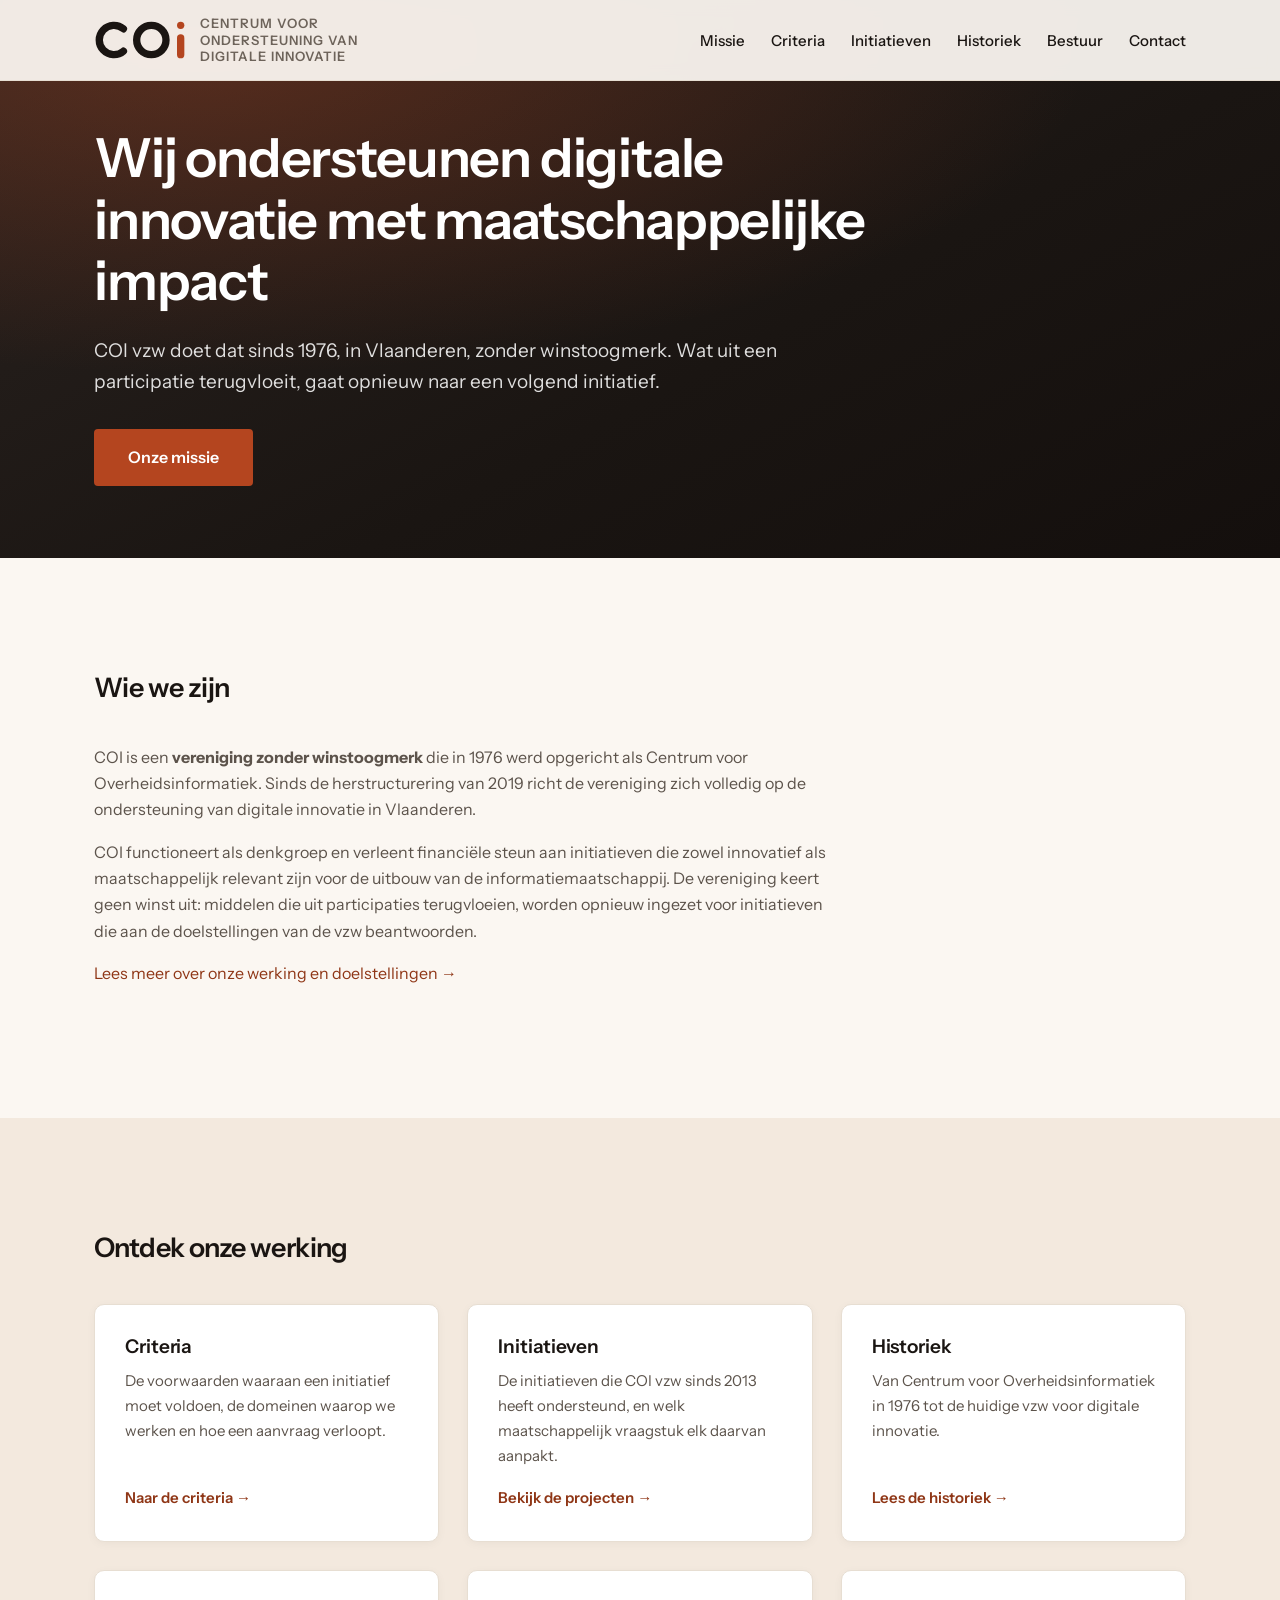
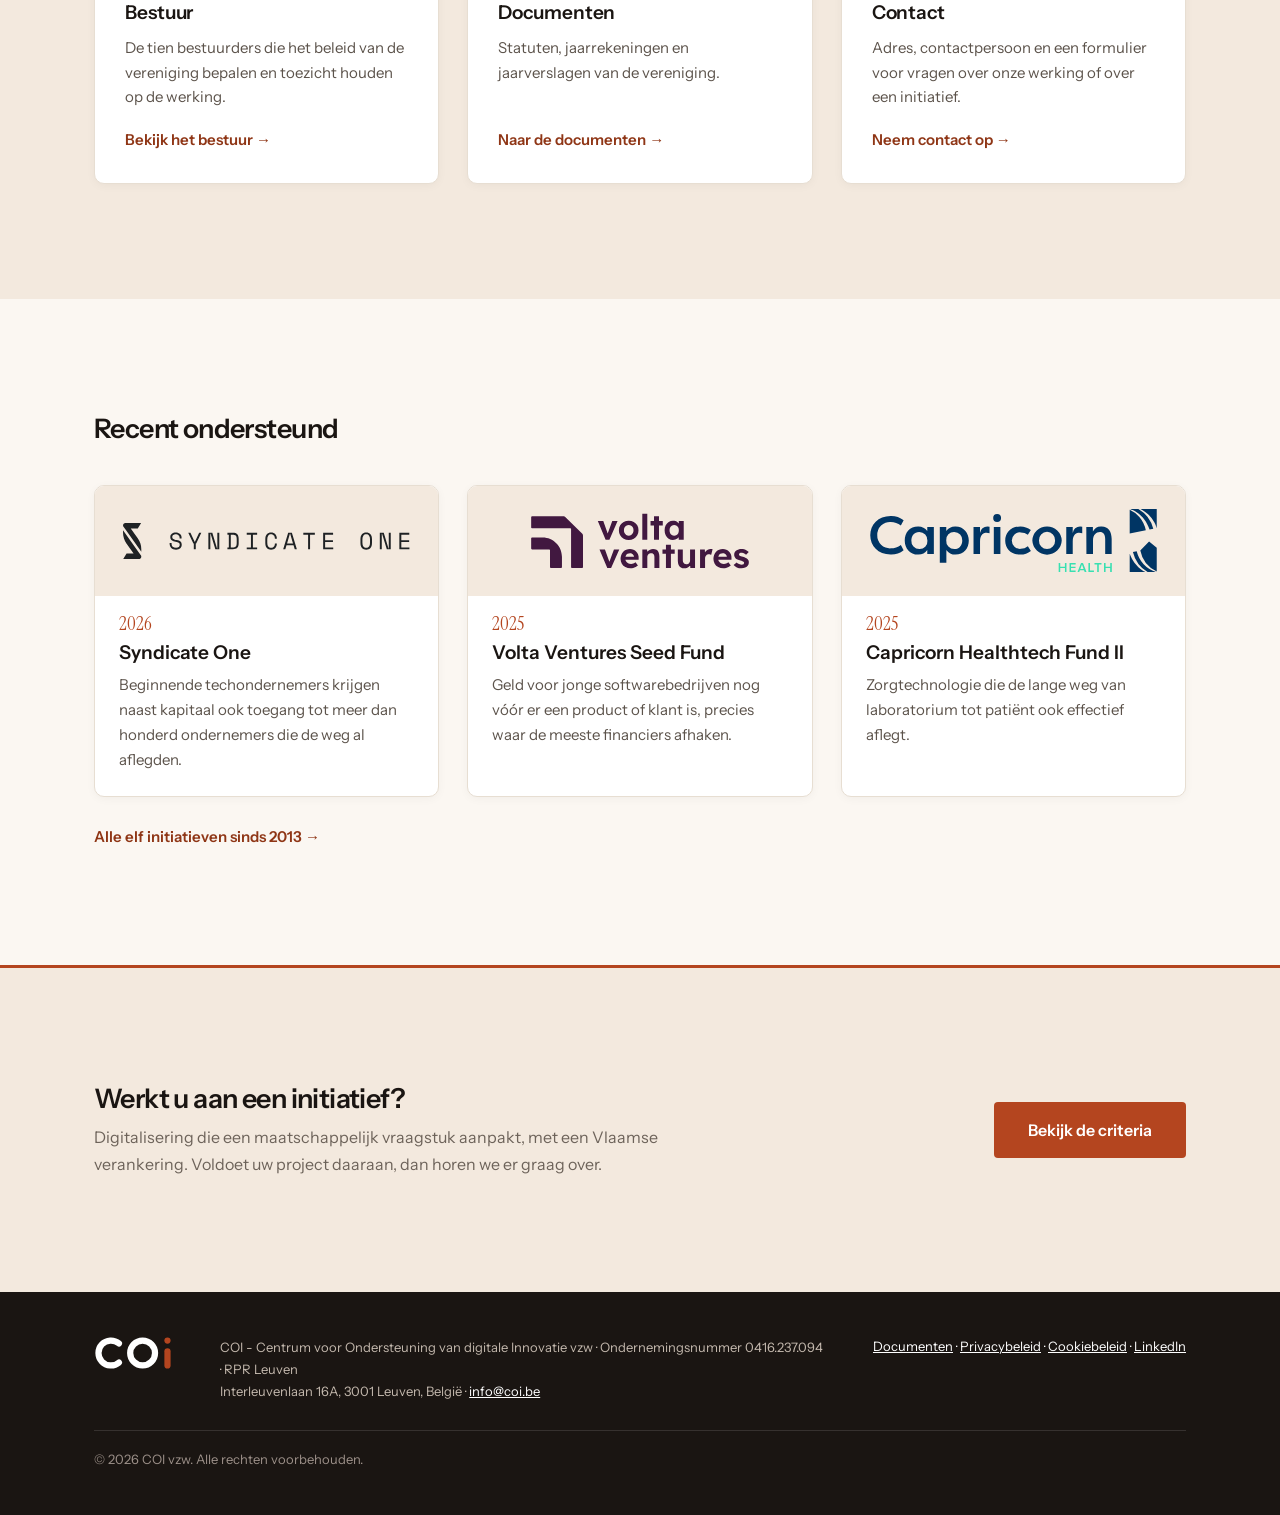
<file: index.html>
<!DOCTYPE html>
<html lang="nl">
<head>
<meta charset="UTF-8" />
<meta name="viewport" content="width=device-width, initial-scale=1.0" />
<title>COI vzw - Centrum voor Ondersteuning van digitale Innovatie</title>
<meta name="description" content="COI vzw is een Vlaamse denkgroep die innovatieve, maatschappelijk relevante initiatieven in de informatiemaatschappij financieel ondersteunt. Opgericht in 1976, zetel in Leuven." />
<link rel="canonical" href="https://www.coi.be/" />
<meta property="og:type" content="website" />
<meta property="og:site_name" content="COI vzw" />
<meta property="og:locale" content="nl_BE" />
<meta property="og:title" content="COI vzw - Centrum voor Ondersteuning van digitale Innovatie" />
<meta property="og:description" content="COI vzw is een Vlaamse denkgroep die innovatieve, maatschappelijk relevante initiatieven in de informatiemaatschappij financieel ondersteunt. Opgericht in 1976, zetel in Leuven." />
<meta property="og:url" content="https://www.coi.be/" />
<meta property="og:image" content="https://www.coi.be/assets/deelbeeld.png?v=3" />
<meta property="og:image:width" content="2400" />
<meta property="og:image:height" content="1254" />
<meta property="og:image:alt" content="COI vzw: wij ondersteunen digitale innovatie met maatschappelijke impact" />
<meta name="twitter:card" content="summary_large_image" />
<link rel="icon" type="image/svg+xml" href="assets/favicon.svg" />
<link rel="icon" type="image/png" sizes="32x32" href="assets/favicon-32.png" />
<link rel="icon" type="image/png" sizes="16x16" href="assets/favicon-16.png" />
<link rel="apple-touch-icon" href="assets/apple-touch-icon.png" />
<link rel="stylesheet" href="css/style.css" />
<script type="application/ld+json">
{
  "@context": "https://schema.org",
  "@type": "NGO",
  "name": "COI - Centrum voor Ondersteuning van digitale Innovatie vzw",
  "alternateName": "COI vzw",
  "url": "https://www.coi.be/",
  "logo": "https://www.coi.be/assets/coi-logo.svg",
  "foundingDate": "1976-03-29",
  "description": "Vlaamse denkgroep die innovatieve en maatschappelijk relevante initiatieven in de informatiemaatschappij financieel ondersteunt.",
  "taxID": "0416.237.094",
  "address": {
    "@type": "PostalAddress",
    "streetAddress": "Interleuvenlaan 16A",
    "postalCode": "3001",
    "addressLocality": "Leuven",
    "addressCountry": "BE"
  },
  "email": "info@coi.be",
  "sameAs": ["https://www.linkedin.com/company/coivzw"]
}
</script>
</head>
<body>

<header class="header" id="top">
  <div class="container header__inner">
    <a href="./" class="header__logo">
      <img src="assets/coi-logo.svg" alt="COI vzw" class="header__logo-mark">
      <span class="header__logo-text">
        <span class="header__logo-sub">Centrum voor Ondersteuning van digitale Innovatie</span>
      </span>
    </a>
    <nav class="nav" id="nav">
      <ul class="nav__list">
        <li><a href="over-ons/">Missie</a></li>
        <li><a href="wat-we-ondersteunen/">Criteria</a></li>
        <li><a href="projecten/">Initiatieven</a></li>
        <li><a href="historiek/">Historiek</a></li>
        <li><a href="bestuursorgaan/">Bestuur</a></li>
        <li><a href="contact/">Contact</a></li>
      </ul>
    </nav>
    <button class="nav-toggle" id="navToggle" aria-label="Menu openen" aria-expanded="false">
      <span></span><span></span><span></span>
    </button>
  </div>
</header>

<section class="hero">
  <div class="container hero__content">
    <h1>Wij ondersteunen digitale innovatie met maatschappelijke impact</h1>
    <p>COI vzw doet dat sinds 1976, in Vlaanderen, zonder winstoogmerk. Wat uit een participatie terugvloeit, gaat opnieuw naar een volgend initiatief.</p>
    <a href="over-ons/" class="btn">Onze missie</a>
  </div>
</section>

<main>

  <section class="section">
    <div class="container">
      <h2 class="section__title">Wie we zijn</h2>
      <div class="prose">
        <p>COI is een <strong>vereniging zonder winstoogmerk</strong> die in 1976 werd opgericht als Centrum voor Overheidsinformatiek. Sinds de herstructurering van 2019 richt de vereniging zich volledig op de ondersteuning van digitale innovatie in Vlaanderen.</p>
        <p>COI functioneert als denkgroep en verleent financiële steun aan initiatieven die zowel innovatief als maatschappelijk relevant zijn voor de uitbouw van de informatiemaatschappij. De vereniging keert geen winst uit: middelen die uit participaties terugvloeien, worden opnieuw ingezet voor initiatieven die aan de doelstellingen van de vzw beantwoorden.</p>
        <p><a href="over-ons/">Lees meer over onze werking en doelstellingen &rarr;</a></p>
      </div>
      <!-- Het kader met juridische gegevens stond hier ook. Weggehaald: de
           voettekst van elke pagina draagt naam, ondernemingsnummer, RPR en
           adres al, en het volledige kader staat op over-ons/. -->
    </div>
  </section>

  <section class="section section--alt">
    <div class="container">
      <h2 class="section__title">Ontdek onze werking</h2>
      <div class="cards">

        <div class="card">
          <h3>Criteria</h3>
          <p>De voorwaarden waaraan een initiatief moet voldoen, de domeinen waarop we werken en hoe een aanvraag verloopt.</p>
          <a href="wat-we-ondersteunen/" class="card__link">Naar de criteria &rarr;</a>
        </div>

        <div class="card">
          <h3>Initiatieven</h3>
          <p>De initiatieven die COI vzw sinds 2013 heeft ondersteund, en welk maatschappelijk vraagstuk elk daarvan aanpakt.</p>
          <a href="projecten/" class="card__link">Bekijk de projecten &rarr;</a>
        </div>

        <div class="card">
          <h3>Historiek</h3>
          <p>Van Centrum voor Overheidsinformatiek in 1976 tot de huidige vzw voor digitale innovatie.</p>
          <a href="historiek/" class="card__link">Lees de historiek &rarr;</a>
        </div>

        <div class="card">
          <h3>Bestuur</h3>
          <p>De tien bestuurders die het beleid van de vereniging bepalen en toezicht houden op de werking.</p>
          <a href="bestuursorgaan/" class="card__link">Bekijk het bestuur &rarr;</a>
        </div>

        <div class="card">
          <h3>Documenten</h3>
          <p>Statuten, jaarrekeningen en jaarverslagen van de vereniging.</p>
          <a href="documenten/" class="card__link">Naar de documenten &rarr;</a>
        </div>

        <div class="card">
          <h3>Contact</h3>
          <p>Adres, contactpersoon en een formulier voor vragen over onze werking of over een initiatief.</p>
          <a href="contact/" class="card__link">Neem contact op &rarr;</a>
        </div>

      </div>
    </div>
  </section>

  <!-- De drie meest recente initiatieven, zodat de startpagina iets concreets
       toont. Komt er op de projectenpagina een nieuw initiatief bovenaan, schuif
       het dan hier ook in en laat het oudste vallen. Elke kaart linkt naar het
       anker van dat initiatief op de projectenpagina. -->
  <section class="section">
    <div class="container">
      <h2 class="section__title">Recent ondersteund</h2>
      <div class="recent">

        <a class="recent-kaart" href="projecten/#syndicate-one">
          <span class="recent-kaart__logo recent-kaart__logo--wide"><img src="assets/syndicate-one-logo.svg" alt="" loading="lazy"></span>
          <span class="recent-kaart__body">
            <span class="recent-kaart__jaar">2026</span>
            <span class="recent-kaart__naam">Syndicate One</span>
            <span class="recent-kaart__tekst">Beginnende techondernemers krijgen naast kapitaal ook toegang tot meer dan honderd ondernemers die de weg al aflegden.</span>
          </span>
        </a>

        <a class="recent-kaart" href="projecten/#volta-ventures-seed-fund">
          <span class="recent-kaart__logo"><img src="assets/volta-ventures-logo.svg" alt="" loading="lazy"></span>
          <span class="recent-kaart__body">
            <span class="recent-kaart__jaar">2025</span>
            <span class="recent-kaart__naam">Volta Ventures Seed Fund</span>
            <span class="recent-kaart__tekst">Geld voor jonge softwarebedrijven nog vóór er een product of klant is, precies waar de meeste financiers afhaken.</span>
          </span>
        </a>

        <a class="recent-kaart" href="projecten/#capricorn-healthtech-fund-ii">
          <span class="recent-kaart__logo"><img src="assets/capricorn-logo.svg" alt="" loading="lazy"></span>
          <span class="recent-kaart__body">
            <span class="recent-kaart__jaar">2025</span>
            <span class="recent-kaart__naam">Capricorn Healthtech Fund II</span>
            <span class="recent-kaart__tekst">Zorgtechnologie die de lange weg van laboratorium tot patiënt ook effectief aflegt.</span>
          </span>
        </a>

      </div>
      <p class="recent__alle"><a href="projecten/">Alle elf initiatieven sinds 2013 &rarr;</a></p>
    </div>
  </section>

  <section class="section oproep">
    <div class="container oproep__inner">
      <div class="oproep__tekst">
        <h2>Werkt u aan een initiatief?</h2>
        <p>Digitalisering die een maatschappelijk vraagstuk aanpakt, met een Vlaamse verankering. Voldoet uw project daaraan, dan horen we er graag over.</p>
      </div>
      <a href="wat-we-ondersteunen/" class="btn">Bekijk de criteria</a>
    </div>
  </section>

</main>

<footer class="footer">
  <div class="container footer__inner">
    <img src="assets/coi-logo-wit.svg" alt="COI vzw" class="footer__logo">
    <p class="footer__legal">
      COI - Centrum voor Ondersteuning van digitale Innovatie vzw &middot; Ondernemingsnummer 0416.237.094 &middot; RPR Leuven<br>
      Interleuvenlaan 16A, 3001 Leuven, België &middot; <a href="mailto:info@coi.be">info@coi.be</a>
    </p>
    <p class="footer__links">
      <a href="documenten/">Documenten</a> &middot;
      <a href="privacy/">Privacybeleid</a> &middot;
      <a href="cookies/">Cookiebeleid</a> &middot;
      <a href="https://www.linkedin.com/company/coivzw" rel="noopener">LinkedIn</a>
    </p>
    <p class="footer__copy">&copy; <span id="year"></span> COI vzw. Alle rechten voorbehouden.</p>
  </div>
</footer>

<script src="js/script.js"></script>
</body>
</html>
</file>
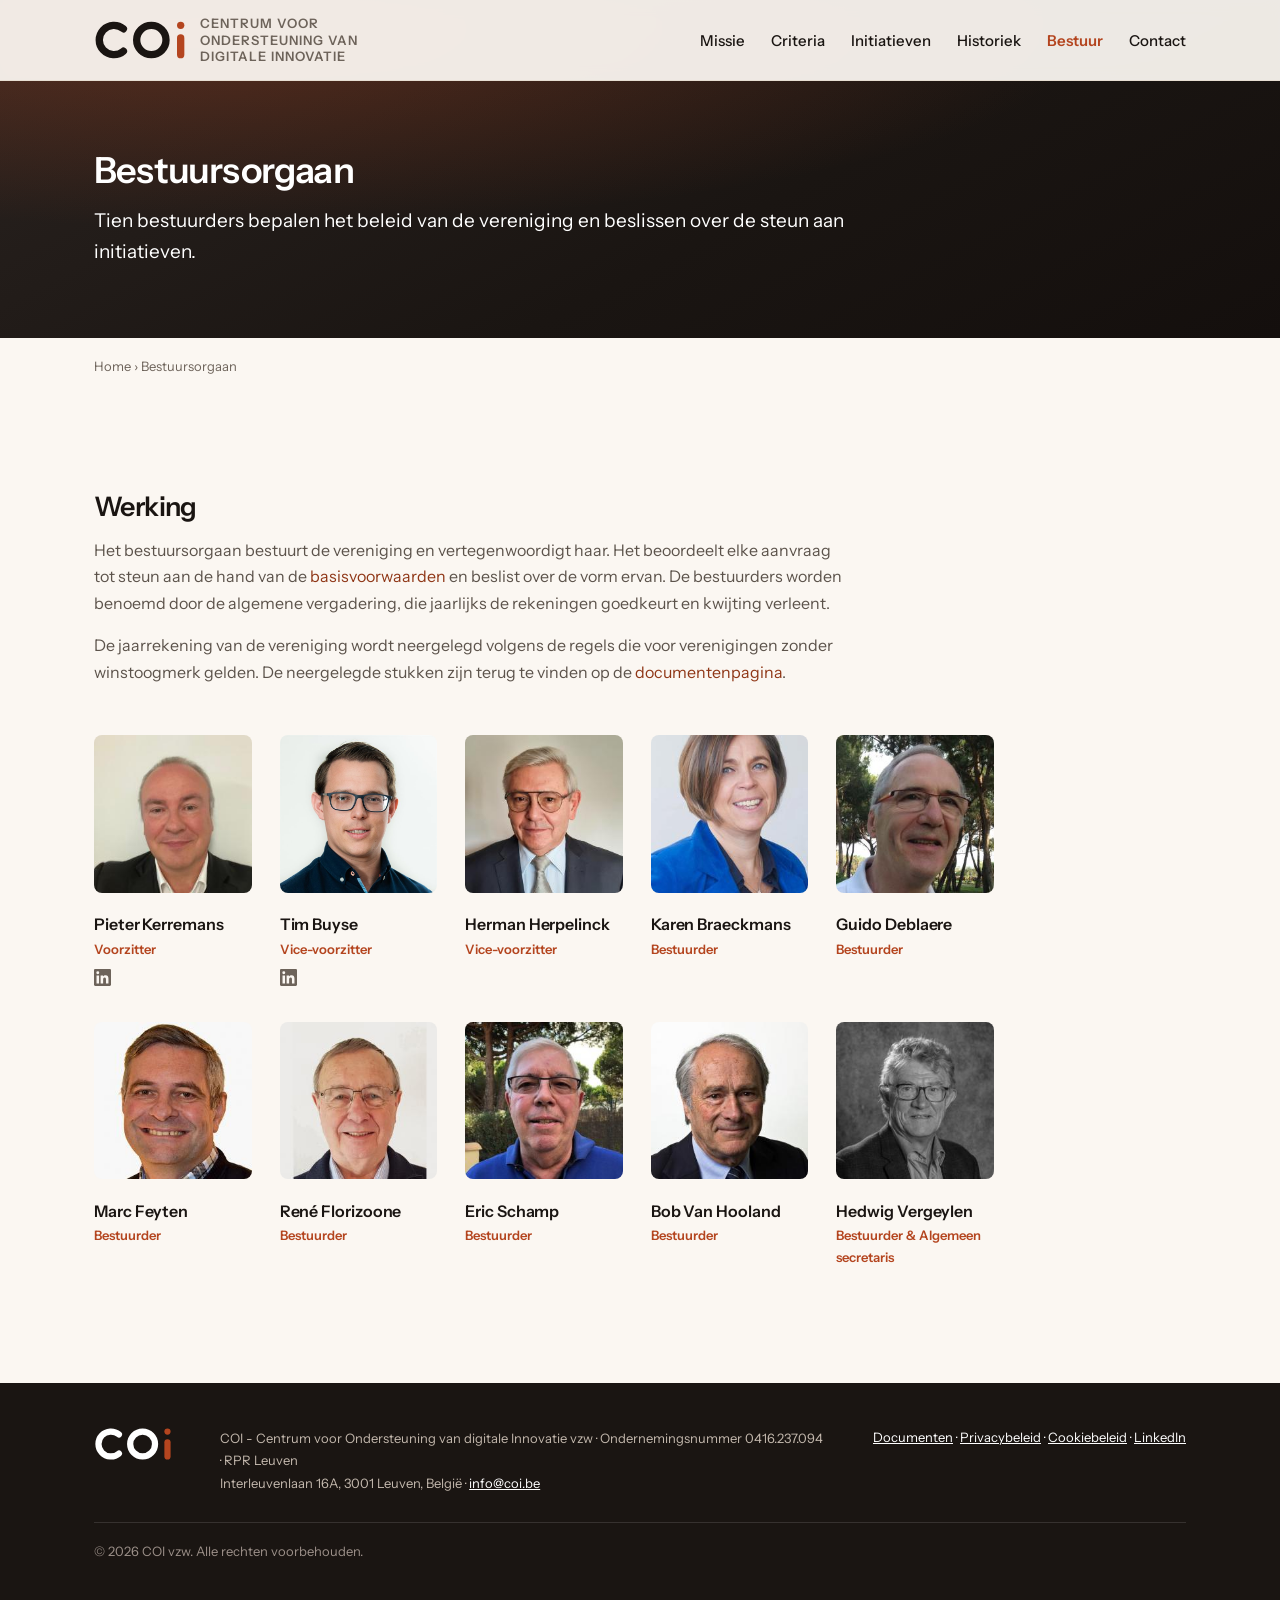
<file: bestuursorgaan/index.html>
<!DOCTYPE html>
<html lang="nl">
<head>
<meta charset="UTF-8" />
<meta name="viewport" content="width=device-width, initial-scale=1.0" />
<title>Bestuursorgaan - COI vzw</title>
<meta name="description" content="Het bestuursorgaan van COI vzw telt tien leden. Samenstelling, werking en verantwoording tegenover de algemene vergadering." />
<link rel="canonical" href="https://www.coi.be/bestuursorgaan/" />
<meta property="og:type" content="website" />
<meta property="og:site_name" content="COI vzw" />
<meta property="og:locale" content="nl_BE" />
<meta property="og:title" content="Bestuursorgaan - COI vzw" />
<meta property="og:description" content="Het bestuursorgaan van COI vzw telt tien leden. Samenstelling, werking en verantwoording tegenover de algemene vergadering." />
<meta property="og:url" content="https://www.coi.be/bestuursorgaan/" />
<meta property="og:image" content="https://www.coi.be/assets/deelbeeld.png?v=3" />
<meta property="og:image:width" content="2400" />
<meta property="og:image:height" content="1254" />
<meta property="og:image:alt" content="COI vzw: wij ondersteunen digitale innovatie met maatschappelijke impact" />
<meta name="twitter:card" content="summary_large_image" />
<link rel="icon" type="image/svg+xml" href="../assets/favicon.svg" />
<link rel="icon" type="image/png" sizes="32x32" href="../assets/favicon-32.png" />
<link rel="icon" type="image/png" sizes="16x16" href="../assets/favicon-16.png" />
<link rel="apple-touch-icon" href="../assets/apple-touch-icon.png" />
<link rel="stylesheet" href="../css/style.css" />
</head>
<body>

<header class="header" id="top">
  <div class="container header__inner">
    <a href="../" class="header__logo">
      <img src="../assets/coi-logo.svg" alt="COI vzw" class="header__logo-mark">
      <span class="header__logo-text">
        <span class="header__logo-sub">Centrum voor Ondersteuning van digitale Innovatie</span>
      </span>
    </a>
    <nav class="nav" id="nav">
      <ul class="nav__list">
        <li><a href="../over-ons/">Missie</a></li>
        <li><a href="../wat-we-ondersteunen/">Criteria</a></li>
        <li><a href="../projecten/">Initiatieven</a></li>
        <li><a href="../historiek/">Historiek</a></li>
        <li><a href="../bestuursorgaan/" class="is-active">Bestuur</a></li>
        <li><a href="../contact/">Contact</a></li>
      </ul>
    </nav>
    <button class="nav-toggle" id="navToggle" aria-label="Menu openen" aria-expanded="false">
      <span></span><span></span><span></span>
    </button>
  </div>
</header>

<section class="page-hero">
  <div class="page-hero__overlay"></div>
  <div class="container page-hero__content">
    <h1>Bestuursorgaan</h1>
    <p>Tien bestuurders bepalen het beleid van de vereniging en beslissen over de steun aan initiatieven.</p>
  </div>
</section>

<main>
  <div class="container">
    <p class="breadcrumb"><a href="../">Home</a> &rsaquo; Bestuursorgaan</p>
  </div>

  <section class="section">
    <div class="container">
      <div class="prose" style="margin-bottom:50px;">
        <h2>Werking</h2>
        <p>Het bestuursorgaan bestuurt de vereniging en vertegenwoordigt haar. Het beoordeelt elke aanvraag tot steun aan de hand van de <a href="../wat-we-ondersteunen/">basisvoorwaarden</a> en beslist over de vorm ervan. De bestuurders worden benoemd door de algemene vergadering, die jaarlijks de rekeningen goedkeurt en kwijting verleent.</p>
        <p>De jaarrekening van de vereniging wordt neergelegd volgens de regels die voor verenigingen zonder winstoogmerk gelden. De neergelegde stukken zijn terug te vinden op de <a href="../documenten/">documentenpagina</a>.</p>
      </div>

      <div class="board-grid">
        <div class="board-member">
          <img src="../assets/pk.jpg" alt="Pieter Kerremans" loading="lazy">
          <h3>Pieter Kerremans</h3>
          <p>Voorzitter</p>
          <a class="board-member__li" href="https://www.linkedin.com/in/pieter-kerremans-a9706024/" rel="noopener" aria-label="Pieter Kerremans op LinkedIn">
            <svg viewBox="0 0 24 24" aria-hidden="true" focusable="false"><path d="M20.45 20.45h-3.56v-5.57c0-1.33-.02-3.04-1.85-3.04-1.85 0-2.14 1.45-2.14 2.94v5.67H9.35V9h3.41v1.56h.05c.48-.9 1.63-1.85 3.36-1.85 3.59 0 4.25 2.36 4.25 5.44v6.3zM5.34 7.43a2.06 2.06 0 1 1 0-4.13 2.06 2.06 0 0 1 0 4.13zM7.12 20.45H3.56V9h3.56v11.45zM22.22 0H1.77C.79 0 0 .77 0 1.72v20.56C0 23.23.79 24 1.77 24h20.45c.98 0 1.78-.77 1.78-1.72V1.72C24 .77 23.2 0 22.22 0z"/></svg>
          </a>
        </div>
        <div class="board-member">
          <img src="../assets/tim-buyse.jpg" alt="Tim Buyse" loading="lazy">
          <h3>Tim Buyse</h3>
          <p>Vice-voorzitter</p>
          <a class="board-member__li" href="https://www.linkedin.com/in/timbuyse" rel="noopener" aria-label="Tim Buyse op LinkedIn">
            <svg viewBox="0 0 24 24" aria-hidden="true" focusable="false"><path d="M20.45 20.45h-3.56v-5.57c0-1.33-.02-3.04-1.85-3.04-1.85 0-2.14 1.45-2.14 2.94v5.67H9.35V9h3.41v1.56h.05c.48-.9 1.63-1.85 3.36-1.85 3.59 0 4.25 2.36 4.25 5.44v6.3zM5.34 7.43a2.06 2.06 0 1 1 0-4.13 2.06 2.06 0 0 1 0 4.13zM7.12 20.45H3.56V9h3.56v11.45zM22.22 0H1.77C.79 0 0 .77 0 1.72v20.56C0 23.23.79 24 1.77 24h20.45c.98 0 1.78-.77 1.78-1.72V1.72C24 .77 23.2 0 22.22 0z"/></svg>
          </a>
        </div>
        <div class="board-member">
          <img src="../assets/herman-herpelinck.jpg" alt="Herman Herpelinck" loading="lazy">
          <h3>Herman Herpelinck</h3>
          <p>Vice-voorzitter</p>
        </div>
        <div class="board-member">
          <img src="../assets/karen-braeckmans.jpeg" alt="Karen Braeckmans" loading="lazy">
          <h3>Karen Braeckmans</h3>
          <p>Bestuurder</p>
        </div>
        <div class="board-member">
          <img src="../assets/guido-deblaere.jpg" alt="Guido Deblaere" loading="lazy">
          <h3>Guido Deblaere</h3>
          <p>Bestuurder</p>
        </div>
        <div class="board-member">
          <img src="../assets/marc-feyten.jpg" alt="Marc Feyten" loading="lazy">
          <h3>Marc Feyten</h3>
          <p>Bestuurder</p>
        </div>
        <div class="board-member">
          <img src="../assets/rene-florizoone.jpg" alt="René Florizoone" loading="lazy">
          <h3>René Florizoone</h3>
          <p>Bestuurder</p>
        </div>
        <div class="board-member">
          <img src="../assets/eric-schamp.jpg" alt="Eric Schamp" loading="lazy">
          <h3>Eric Schamp</h3>
          <p>Bestuurder</p>
        </div>
        <div class="board-member">
          <img src="../assets/bob-van-hooland.jpeg" alt="Bob Van Hooland" loading="lazy">
          <h3>Bob Van Hooland</h3>
          <p>Bestuurder</p>
        </div>
        <div class="board-member">
          <img src="../assets/hedwig-vergeylen.jpg" alt="Hedwig Vergeylen" loading="lazy">
          <h3>Hedwig Vergeylen</h3>
          <p>Bestuurder &amp; Algemeen secretaris</p>
        </div>
      </div>
    </div>
  </section>
</main>

<footer class="footer">
  <div class="container footer__inner">
    <img src="../assets/coi-logo-wit.svg" alt="COI vzw" class="footer__logo">
    <p class="footer__legal">
      COI - Centrum voor Ondersteuning van digitale Innovatie vzw &middot; Ondernemingsnummer 0416.237.094 &middot; RPR Leuven<br>
      Interleuvenlaan 16A, 3001 Leuven, België &middot; <a href="mailto:info@coi.be">info@coi.be</a>
    </p>
    <p class="footer__links">
      <a href="../documenten/">Documenten</a> &middot;
      <a href="../privacy/">Privacybeleid</a> &middot;
      <a href="../cookies/">Cookiebeleid</a> &middot;
      <a href="https://www.linkedin.com/company/coivzw" rel="noopener">LinkedIn</a>
    </p>
    <p class="footer__copy">&copy; <span id="year"></span> COI vzw. Alle rechten voorbehouden.</p>
  </div>
</footer>

<script src="../js/script.js"></script>
</body>
</html>
</file>
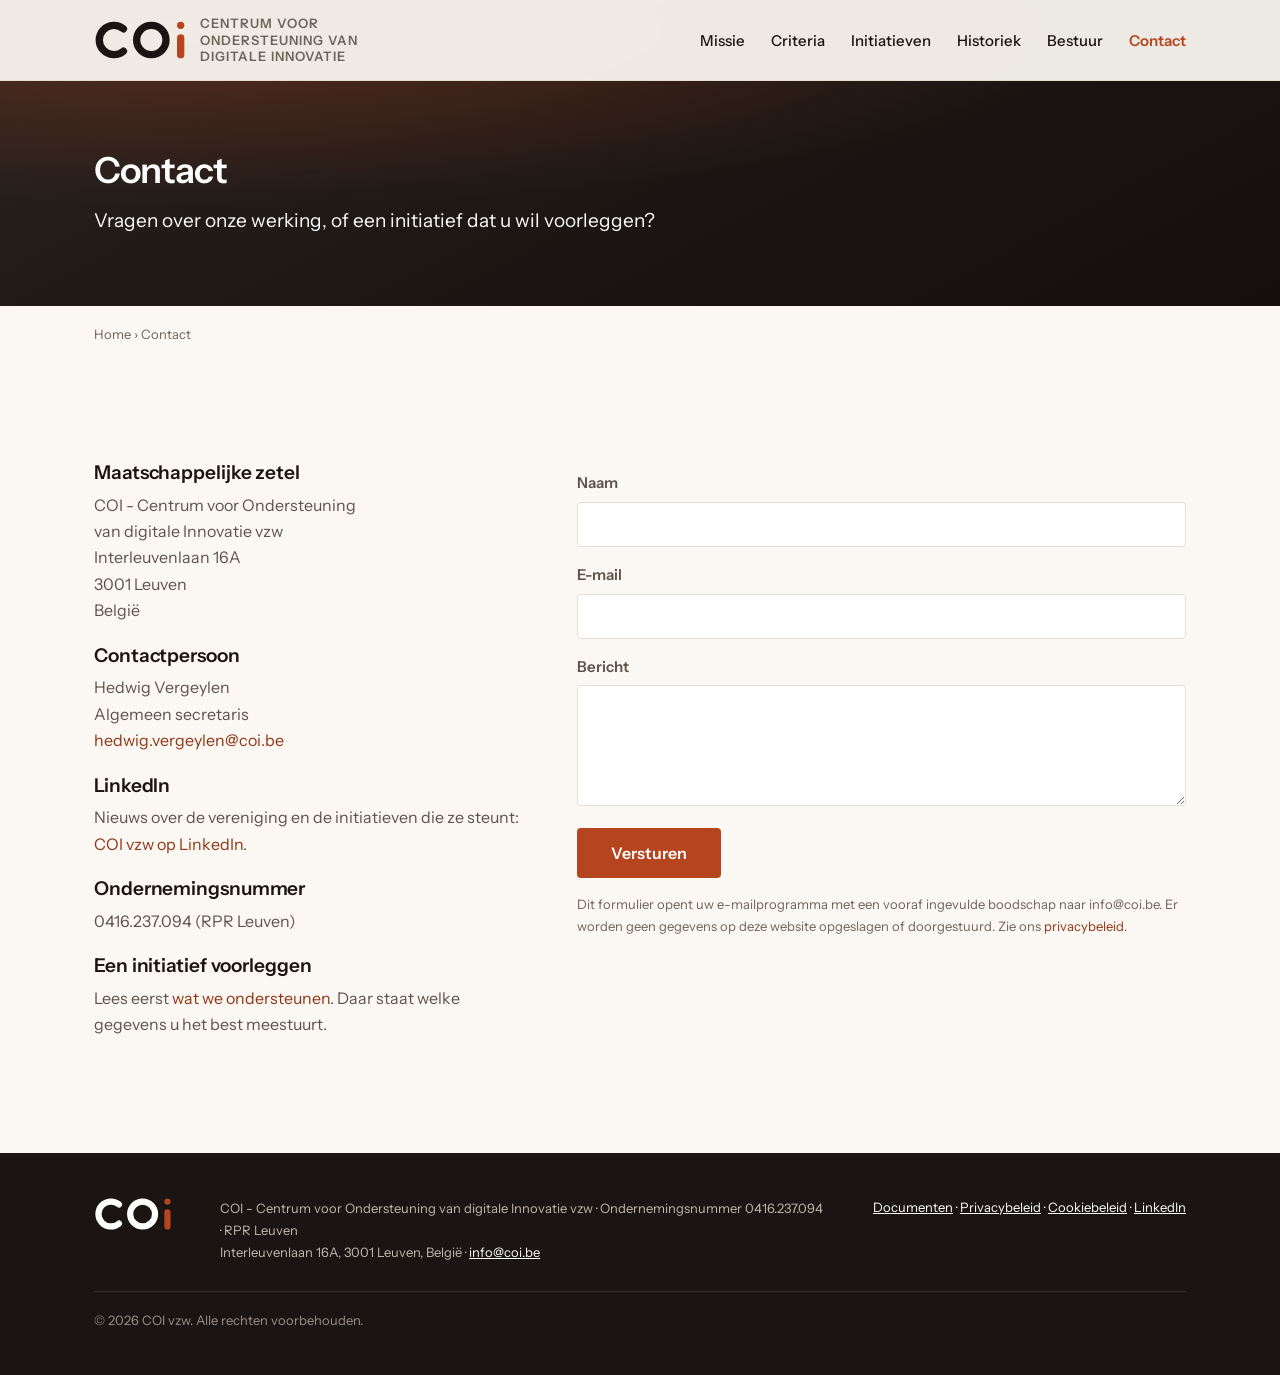
<file: contact/index.html>
<!DOCTYPE html>
<html lang="nl">
<head>
<meta charset="UTF-8" />
<meta name="viewport" content="width=device-width, initial-scale=1.0" />
<title>Contact - COI vzw</title>
<meta name="description" content="Contactgegevens van COI vzw: maatschappelijke zetel Interleuvenlaan 16A, 3001 Leuven, contactpersoon en contactformulier." />
<link rel="canonical" href="https://www.coi.be/contact/" />
<meta property="og:type" content="website" />
<meta property="og:site_name" content="COI vzw" />
<meta property="og:locale" content="nl_BE" />
<meta property="og:title" content="Contact - COI vzw" />
<meta property="og:description" content="Contactgegevens van COI vzw: maatschappelijke zetel Interleuvenlaan 16A, 3001 Leuven, contactpersoon en contactformulier." />
<meta property="og:url" content="https://www.coi.be/contact/" />
<meta property="og:image" content="https://www.coi.be/assets/deelbeeld.png?v=3" />
<meta property="og:image:width" content="2400" />
<meta property="og:image:height" content="1254" />
<meta property="og:image:alt" content="COI vzw: wij ondersteunen digitale innovatie met maatschappelijke impact" />
<meta name="twitter:card" content="summary_large_image" />
<link rel="icon" type="image/svg+xml" href="../assets/favicon.svg" />
<link rel="icon" type="image/png" sizes="32x32" href="../assets/favicon-32.png" />
<link rel="icon" type="image/png" sizes="16x16" href="../assets/favicon-16.png" />
<link rel="apple-touch-icon" href="../assets/apple-touch-icon.png" />
<link rel="stylesheet" href="../css/style.css" />
</head>
<body>

<header class="header" id="top">
  <div class="container header__inner">
    <a href="../" class="header__logo">
      <img src="../assets/coi-logo.svg" alt="COI vzw" class="header__logo-mark">
      <span class="header__logo-text">
        <span class="header__logo-sub">Centrum voor Ondersteuning van digitale Innovatie</span>
      </span>
    </a>
    <nav class="nav" id="nav">
      <ul class="nav__list">
        <li><a href="../over-ons/">Missie</a></li>
        <li><a href="../wat-we-ondersteunen/">Criteria</a></li>
        <li><a href="../projecten/">Initiatieven</a></li>
        <li><a href="../historiek/">Historiek</a></li>
        <li><a href="../bestuursorgaan/">Bestuur</a></li>
        <li><a href="../contact/" class="is-active">Contact</a></li>
      </ul>
    </nav>
    <button class="nav-toggle" id="navToggle" aria-label="Menu openen" aria-expanded="false">
      <span></span><span></span><span></span>
    </button>
  </div>
</header>

<section class="page-hero">
  <div class="page-hero__overlay"></div>
  <div class="container page-hero__content">
    <h1>Contact</h1>
    <p>Vragen over onze werking, of een initiatief dat u wil voorleggen?</p>
  </div>
</section>

<main>
  <div class="container">
    <p class="breadcrumb"><a href="../">Home</a> &rsaquo; Contact</p>
  </div>

  <section class="section">
    <div class="container">
      <div class="contact">
        <div class="contact__info">
          <h3>Maatschappelijke zetel</h3>
          <p>COI - Centrum voor Ondersteuning<br>van digitale Innovatie vzw<br>Interleuvenlaan 16A<br>3001 Leuven<br>België</p>

          <h3>Contactpersoon</h3>
          <p>Hedwig Vergeylen<br>Algemeen secretaris<br><a href="mailto:hedwig.vergeylen@coi.be">hedwig.vergeylen@coi.be</a></p>

          <h3>LinkedIn</h3>
          <p>Nieuws over de vereniging en de initiatieven die ze steunt: <a href="https://www.linkedin.com/company/coivzw" rel="noopener">COI vzw op LinkedIn</a>.</p>

          <h3>Ondernemingsnummer</h3>
          <p>0416.237.094 (RPR Leuven)</p>

          <h3>Een initiatief voorleggen</h3>
          <p>Lees eerst <a href="../wat-we-ondersteunen/">wat we ondersteunen</a>. Daar staat welke gegevens u het best meestuurt.</p>
        </div>
        <form class="contact__form" id="contactForm">
          <label for="name">Naam</label>
          <input type="text" id="name" name="name" required>

          <label for="email">E-mail</label>
          <input type="email" id="email" name="email" required>

          <label for="message">Bericht</label>
          <textarea id="message" name="message" rows="5" required></textarea>

          <button type="submit" class="btn">Versturen</button>
          <p class="contact__form-note">Dit formulier opent uw e-mailprogramma met een vooraf ingevulde boodschap naar info@coi.be. Er worden geen gegevens op deze website opgeslagen of doorgestuurd. Zie ons <a href="../privacy/">privacybeleid</a>.</p>
        </form>
      </div>
    </div>
  </section>
</main>

<footer class="footer">
  <div class="container footer__inner">
    <img src="../assets/coi-logo-wit.svg" alt="COI vzw" class="footer__logo">
    <p class="footer__legal">
      COI - Centrum voor Ondersteuning van digitale Innovatie vzw &middot; Ondernemingsnummer 0416.237.094 &middot; RPR Leuven<br>
      Interleuvenlaan 16A, 3001 Leuven, België &middot; <a href="mailto:info@coi.be">info@coi.be</a>
    </p>
    <p class="footer__links">
      <a href="../documenten/">Documenten</a> &middot;
      <a href="../privacy/">Privacybeleid</a> &middot;
      <a href="../cookies/">Cookiebeleid</a> &middot;
      <a href="https://www.linkedin.com/company/coivzw" rel="noopener">LinkedIn</a>
    </p>
    <p class="footer__copy">&copy; <span id="year"></span> COI vzw. Alle rechten voorbehouden.</p>
  </div>
</footer>

<script src="../js/script.js"></script>
</body>
</html>
</file>
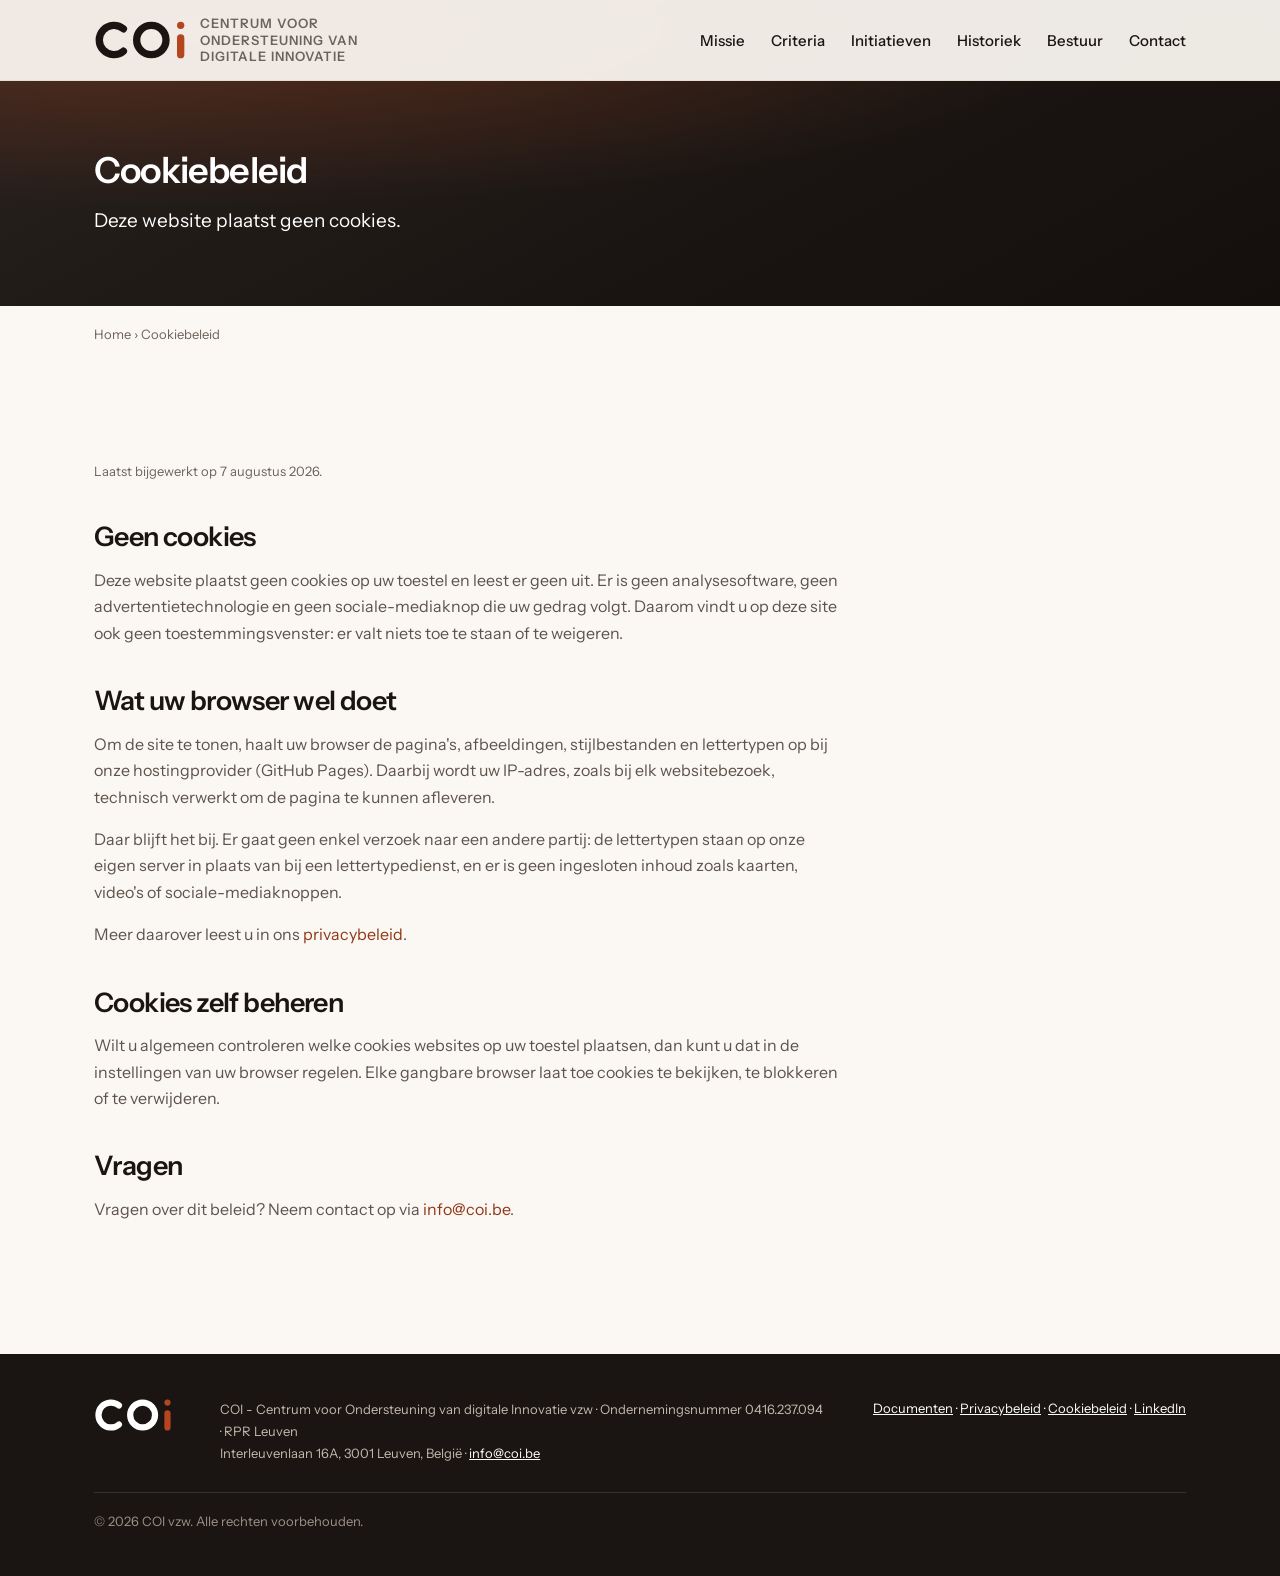
<file: cookies/index.html>
<!DOCTYPE html>
<html lang="nl">
<head>
<meta charset="UTF-8" />
<meta name="viewport" content="width=device-width, initial-scale=1.0" />
<title>Cookiebeleid - COI vzw</title>
<meta name="description" content="Deze website plaatst geen cookies. Uitleg over wat dat betekent en welke externe verzoeken uw browser wel doet." />
<link rel="canonical" href="https://www.coi.be/cookies/" />
<meta property="og:type" content="website" />
<meta property="og:site_name" content="COI vzw" />
<meta property="og:locale" content="nl_BE" />
<meta property="og:title" content="Cookiebeleid - COI vzw" />
<meta property="og:description" content="Deze website plaatst geen cookies. Uitleg over wat dat betekent en welke externe verzoeken uw browser wel doet." />
<meta property="og:url" content="https://www.coi.be/cookies/" />
<meta property="og:image" content="https://www.coi.be/assets/deelbeeld.png?v=3" />
<meta property="og:image:width" content="2400" />
<meta property="og:image:height" content="1254" />
<meta property="og:image:alt" content="COI vzw: wij ondersteunen digitale innovatie met maatschappelijke impact" />
<meta name="twitter:card" content="summary_large_image" />
<link rel="icon" type="image/svg+xml" href="../assets/favicon.svg" />
<link rel="icon" type="image/png" sizes="32x32" href="../assets/favicon-32.png" />
<link rel="icon" type="image/png" sizes="16x16" href="../assets/favicon-16.png" />
<link rel="apple-touch-icon" href="../assets/apple-touch-icon.png" />
<link rel="stylesheet" href="../css/style.css" />
</head>
<body>

<!-- LET OP: deze pagina stelt dat de site geen cookies plaatst. Dat klopt met de huidige code
     (geen analytics, geen embeds, geen trackers). Voeg je later Google Analytics, een
     YouTube-embed, een kaart of een extern formulier toe, dan klopt deze tekst niet meer
     en is een cookiebanner met voorafgaande toestemming verplicht. -->

<header class="header" id="top">
  <div class="container header__inner">
    <a href="../" class="header__logo">
      <img src="../assets/coi-logo.svg" alt="COI vzw" class="header__logo-mark">
      <span class="header__logo-text">
        <span class="header__logo-sub">Centrum voor Ondersteuning van digitale Innovatie</span>
      </span>
    </a>
    <nav class="nav" id="nav">
      <ul class="nav__list">
        <li><a href="../over-ons/">Missie</a></li>
        <li><a href="../wat-we-ondersteunen/">Criteria</a></li>
        <li><a href="../projecten/">Initiatieven</a></li>
        <li><a href="../historiek/">Historiek</a></li>
        <li><a href="../bestuursorgaan/">Bestuur</a></li>
        <li><a href="../contact/">Contact</a></li>
      </ul>
    </nav>
    <button class="nav-toggle" id="navToggle" aria-label="Menu openen" aria-expanded="false">
      <span></span><span></span><span></span>
    </button>
  </div>
</header>

<section class="page-hero">
  <div class="page-hero__overlay"></div>
  <div class="container page-hero__content">
    <h1>Cookiebeleid</h1>
    <p>Deze website plaatst geen cookies.</p>
  </div>
</section>

<main>
  <div class="container">
    <p class="breadcrumb"><a href="../">Home</a> &rsaquo; Cookiebeleid</p>
  </div>

  <section class="section">
    <div class="container">
      <div class="prose">
        <p class="prose__updated">Laatst bijgewerkt op 7 augustus 2026.</p>

        <h2>Geen cookies</h2>
        <p>Deze website plaatst geen cookies op uw toestel en leest er geen uit. Er is geen analysesoftware, geen advertentietechnologie en geen sociale-mediaknop die uw gedrag volgt. Daarom vindt u op deze site ook geen toestemmingsvenster: er valt niets toe te staan of te weigeren.</p>

        <h2>Wat uw browser wel doet</h2>
        <p>Om de site te tonen, haalt uw browser de pagina's, afbeeldingen, stijlbestanden en lettertypen op bij onze hostingprovider (GitHub Pages). Daarbij wordt uw IP-adres, zoals bij elk websitebezoek, technisch verwerkt om de pagina te kunnen afleveren.</p>
        <p>Daar blijft het bij. Er gaat geen enkel verzoek naar een andere partij: de lettertypen staan op onze eigen server in plaats van bij een lettertypedienst, en er is geen ingesloten inhoud zoals kaarten, video's of sociale-mediaknoppen.</p>
        <p>Meer daarover leest u in ons <a href="../privacy/">privacybeleid</a>.</p>

        <h2>Cookies zelf beheren</h2>
        <p>Wilt u algemeen controleren welke cookies websites op uw toestel plaatsen, dan kunt u dat in de instellingen van uw browser regelen. Elke gangbare browser laat toe cookies te bekijken, te blokkeren of te verwijderen.</p>

        <h2>Vragen</h2>
        <p>Vragen over dit beleid? Neem contact op via <a href="mailto:info@coi.be">info@coi.be</a>.</p>
      </div>
    </div>
  </section>
</main>

<footer class="footer">
  <div class="container footer__inner">
    <img src="../assets/coi-logo-wit.svg" alt="COI vzw" class="footer__logo">
    <p class="footer__legal">
      COI - Centrum voor Ondersteuning van digitale Innovatie vzw &middot; Ondernemingsnummer 0416.237.094 &middot; RPR Leuven<br>
      Interleuvenlaan 16A, 3001 Leuven, België &middot; <a href="mailto:info@coi.be">info@coi.be</a>
    </p>
    <p class="footer__links">
      <a href="../documenten/">Documenten</a> &middot;
      <a href="../privacy/">Privacybeleid</a> &middot;
      <a href="../cookies/">Cookiebeleid</a> &middot;
      <a href="https://www.linkedin.com/company/coivzw" rel="noopener">LinkedIn</a>
    </p>
    <p class="footer__copy">&copy; <span id="year"></span> COI vzw. Alle rechten voorbehouden.</p>
  </div>
</footer>

<script src="../js/script.js"></script>
</body>
</html>
</file>
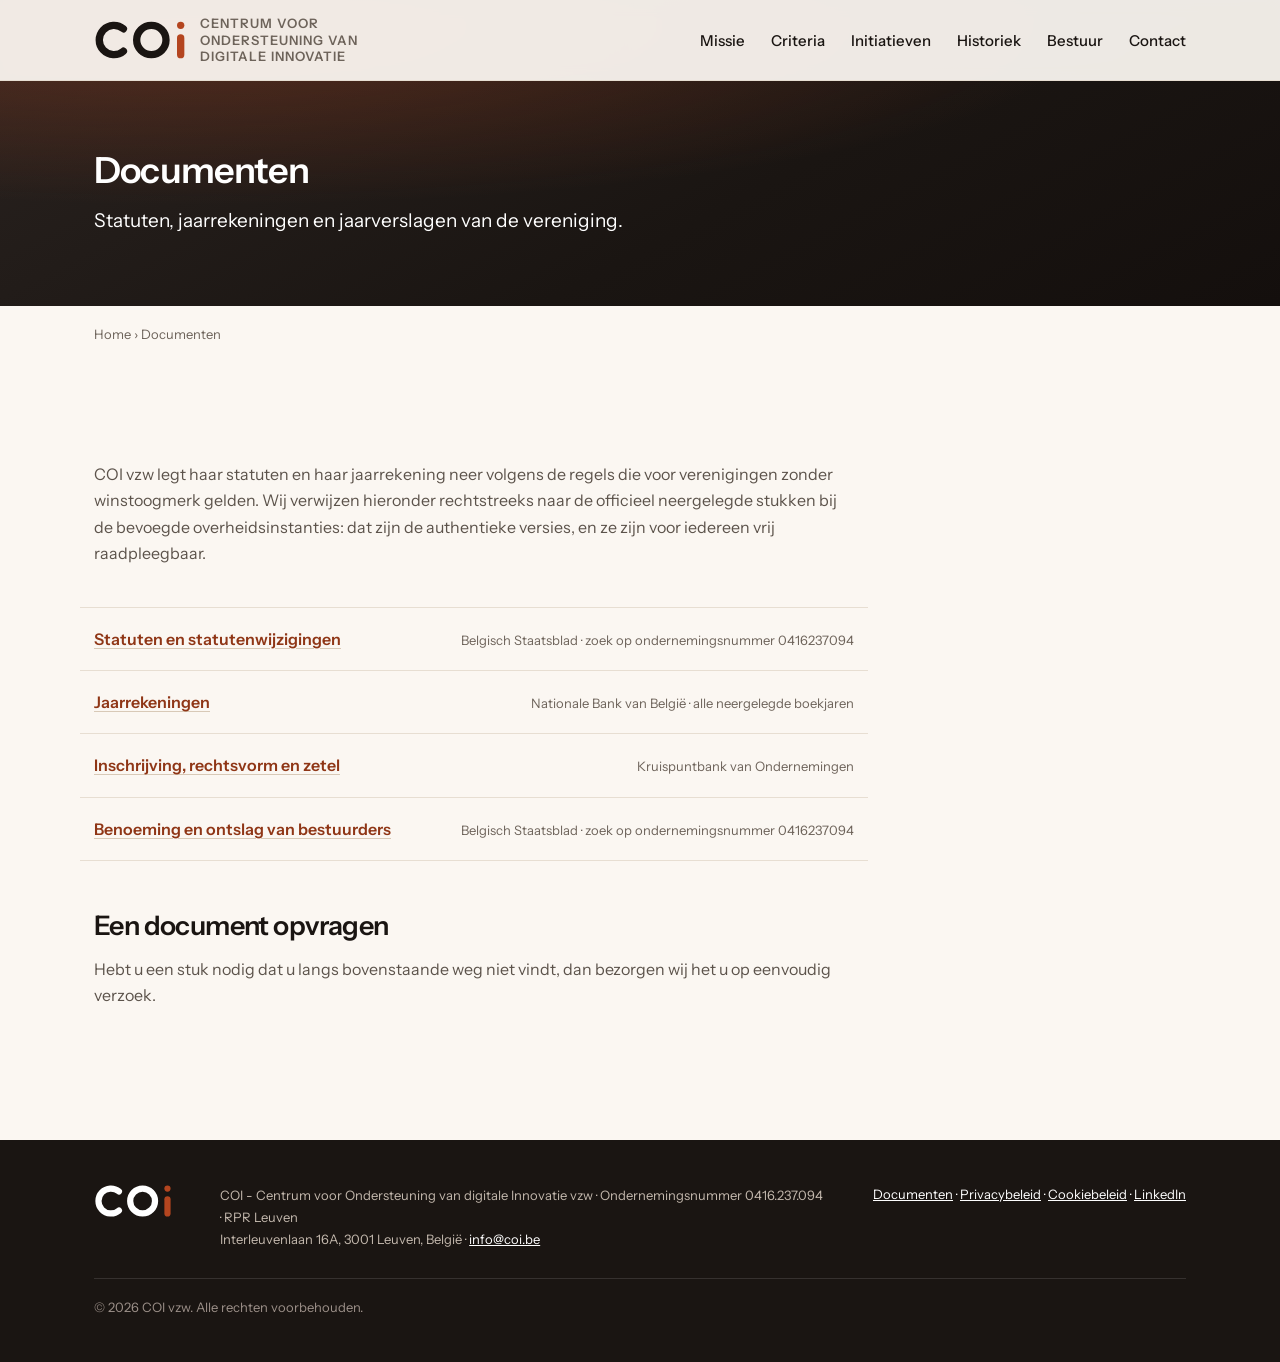
<file: documenten/index.html>
<!DOCTYPE html>
<html lang="nl">
<head>
<meta charset="UTF-8" />
<meta name="viewport" content="width=device-width, initial-scale=1.0" />
<title>Documenten - COI vzw</title>
<meta name="description" content="Statuten, jaarrekeningen en jaarverslagen van COI vzw, en waar de officieel neergelegde stukken raadpleegbaar zijn." />
<link rel="canonical" href="https://www.coi.be/documenten/" />
<meta property="og:type" content="website" />
<meta property="og:site_name" content="COI vzw" />
<meta property="og:locale" content="nl_BE" />
<meta property="og:title" content="Documenten - COI vzw" />
<meta property="og:description" content="Statuten, jaarrekeningen en jaarverslagen van COI vzw, en waar de officieel neergelegde stukken raadpleegbaar zijn." />
<meta property="og:url" content="https://www.coi.be/documenten/" />
<meta property="og:image" content="https://www.coi.be/assets/deelbeeld.png?v=3" />
<meta property="og:image:width" content="2400" />
<meta property="og:image:height" content="1254" />
<meta property="og:image:alt" content="COI vzw: wij ondersteunen digitale innovatie met maatschappelijke impact" />
<meta name="twitter:card" content="summary_large_image" />
<link rel="icon" type="image/svg+xml" href="../assets/favicon.svg" />
<link rel="icon" type="image/png" sizes="32x32" href="../assets/favicon-32.png" />
<link rel="icon" type="image/png" sizes="16x16" href="../assets/favicon-16.png" />
<link rel="apple-touch-icon" href="../assets/apple-touch-icon.png" />
<link rel="stylesheet" href="../css/style.css" />
</head>
<body>

<!-- Bewuste keuze: deze pagina verwijst naar de officiele neerleggingen bij Staatsblad,
     NBB en KBO en host zelf geen PDF's. De interne stukken zijn bundels die naast de
     jaarrekening ook rapportering bevatten die niet voor publicatie bestemd is. Wie hier
     later toch een bestand wil plaatsen, gebruikt uitsluitend de bij de NBB neergelegde
     jaarrekening - die is van rechtswege openbaar. -->

<header class="header" id="top">
  <div class="container header__inner">
    <a href="../" class="header__logo">
      <img src="../assets/coi-logo.svg" alt="COI vzw" class="header__logo-mark">
      <span class="header__logo-text">
        <span class="header__logo-sub">Centrum voor Ondersteuning van digitale Innovatie</span>
      </span>
    </a>
    <nav class="nav" id="nav">
      <ul class="nav__list">
        <li><a href="../over-ons/">Missie</a></li>
        <li><a href="../wat-we-ondersteunen/">Criteria</a></li>
        <li><a href="../projecten/">Initiatieven</a></li>
        <li><a href="../historiek/">Historiek</a></li>
        <li><a href="../bestuursorgaan/">Bestuur</a></li>
        <li><a href="../contact/">Contact</a></li>
      </ul>
    </nav>
    <button class="nav-toggle" id="navToggle" aria-label="Menu openen" aria-expanded="false">
      <span></span><span></span><span></span>
    </button>
  </div>
</header>

<section class="page-hero">
  <div class="page-hero__overlay"></div>
  <div class="container page-hero__content">
    <h1>Documenten</h1>
    <p>Statuten, jaarrekeningen en jaarverslagen van de vereniging.</p>
  </div>
</section>

<main>
  <div class="container">
    <p class="breadcrumb"><a href="../">Home</a> &rsaquo; Documenten</p>
  </div>

  <section class="section">
    <div class="container">
      <div class="prose" style="margin-bottom:40px;">
        <p>COI vzw legt haar statuten en haar jaarrekening neer volgens de regels die voor verenigingen zonder winstoogmerk gelden. Wij verwijzen hieronder rechtstreeks naar de officieel neergelegde stukken bij de bevoegde overheidsinstanties: dat zijn de authentieke versies, en ze zijn voor iedereen vrij raadpleegbaar.</p>
      </div>

      <ul class="doc-list">
        <li>
          <a class="doc-list__title" href="https://www.ejustice.just.fgov.be/cgi_tsv/tsv_rech.pl" rel="noopener">Statuten en statutenwijzigingen</a>
          <span class="doc-list__meta">Belgisch Staatsblad &middot; zoek op ondernemingsnummer 0416237094</span>
        </li>
        <li>
          <a class="doc-list__title" href="https://consult.cbso.nbb.be/consult-enterprise/0416237094" rel="noopener">Jaarrekeningen</a>
          <span class="doc-list__meta">Nationale Bank van België &middot; alle neergelegde boekjaren</span>
        </li>
        <li>
          <a class="doc-list__title" href="https://kbopub.economie.fgov.be/kbopub/toonondernemingps.html?ondernemingsnummer=0416237094" rel="noopener">Inschrijving, rechtsvorm en zetel</a>
          <span class="doc-list__meta">Kruispuntbank van Ondernemingen</span>
        </li>
        <li>
          <a class="doc-list__title" href="https://www.ejustice.just.fgov.be/cgi_tsv/tsv_rech.pl" rel="noopener">Benoeming en ontslag van bestuurders</a>
          <span class="doc-list__meta">Belgisch Staatsblad &middot; zoek op ondernemingsnummer 0416237094</span>
        </li>
      </ul>

      <div class="prose" style="margin-top:50px;">
        <h2>Een document opvragen</h2>
        <p>Hebt u een stuk nodig dat u langs bovenstaande weg niet vindt, dan bezorgen wij het u op eenvoudig verzoek.</p>
      </div>
    </div>
  </section>
</main>

<footer class="footer">
  <div class="container footer__inner">
    <img src="../assets/coi-logo-wit.svg" alt="COI vzw" class="footer__logo">
    <p class="footer__legal">
      COI - Centrum voor Ondersteuning van digitale Innovatie vzw &middot; Ondernemingsnummer 0416.237.094 &middot; RPR Leuven<br>
      Interleuvenlaan 16A, 3001 Leuven, België &middot; <a href="mailto:info@coi.be">info@coi.be</a>
    </p>
    <p class="footer__links">
      <a href="../documenten/">Documenten</a> &middot;
      <a href="../privacy/">Privacybeleid</a> &middot;
      <a href="../cookies/">Cookiebeleid</a> &middot;
      <a href="https://www.linkedin.com/company/coivzw" rel="noopener">LinkedIn</a>
    </p>
    <p class="footer__copy">&copy; <span id="year"></span> COI vzw. Alle rechten voorbehouden.</p>
  </div>
</footer>

<script src="../js/script.js"></script>
</body>
</html>
</file>
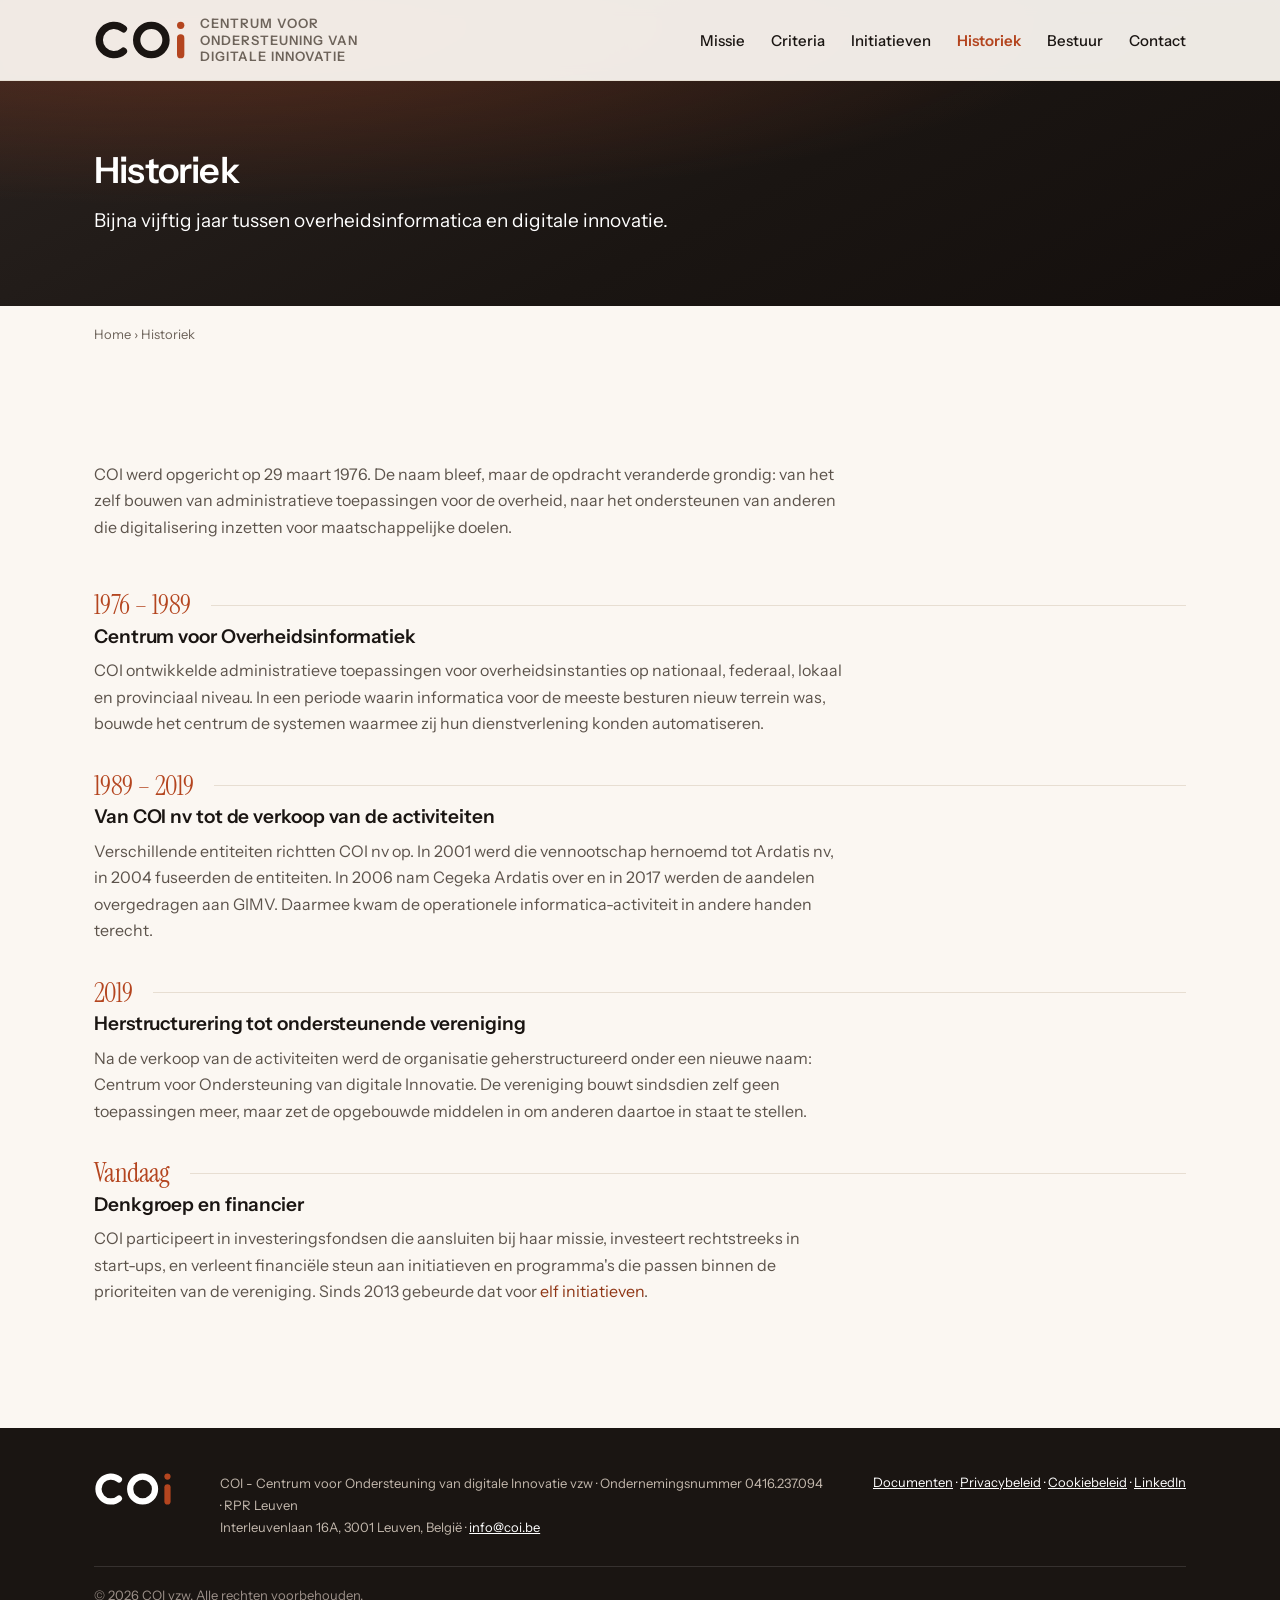
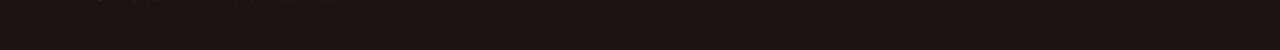
<file: historiek/index.html>
<!DOCTYPE html>
<html lang="nl">
<head>
<meta charset="UTF-8" />
<meta name="viewport" content="width=device-width, initial-scale=1.0" />
<title>Historiek - COI vzw</title>
<meta name="description" content="Van Centrum voor Overheidsinformatiek in 1976, via Ardatis en Cegeka, tot de huidige vzw voor de ondersteuning van digitale innovatie." />
<link rel="canonical" href="https://www.coi.be/historiek/" />
<meta property="og:type" content="website" />
<meta property="og:site_name" content="COI vzw" />
<meta property="og:locale" content="nl_BE" />
<meta property="og:title" content="Historiek - COI vzw" />
<meta property="og:description" content="Van Centrum voor Overheidsinformatiek in 1976, via Ardatis en Cegeka, tot de huidige vzw voor de ondersteuning van digitale innovatie." />
<meta property="og:url" content="https://www.coi.be/historiek/" />
<meta property="og:image" content="https://www.coi.be/assets/deelbeeld.png?v=3" />
<meta property="og:image:width" content="2400" />
<meta property="og:image:height" content="1254" />
<meta property="og:image:alt" content="COI vzw: wij ondersteunen digitale innovatie met maatschappelijke impact" />
<meta name="twitter:card" content="summary_large_image" />
<link rel="icon" type="image/svg+xml" href="../assets/favicon.svg" />
<link rel="icon" type="image/png" sizes="32x32" href="../assets/favicon-32.png" />
<link rel="icon" type="image/png" sizes="16x16" href="../assets/favicon-16.png" />
<link rel="apple-touch-icon" href="../assets/apple-touch-icon.png" />
<link rel="stylesheet" href="../css/style.css" />
</head>
<body>

<header class="header" id="top">
  <div class="container header__inner">
    <a href="../" class="header__logo">
      <img src="../assets/coi-logo.svg" alt="COI vzw" class="header__logo-mark">
      <span class="header__logo-text">
        <span class="header__logo-sub">Centrum voor Ondersteuning van digitale Innovatie</span>
      </span>
    </a>
    <nav class="nav" id="nav">
      <ul class="nav__list">
        <li><a href="../over-ons/">Missie</a></li>
        <li><a href="../wat-we-ondersteunen/">Criteria</a></li>
        <li><a href="../projecten/">Initiatieven</a></li>
        <li><a href="../historiek/" class="is-active">Historiek</a></li>
        <li><a href="../bestuursorgaan/">Bestuur</a></li>
        <li><a href="../contact/">Contact</a></li>
      </ul>
    </nav>
    <button class="nav-toggle" id="navToggle" aria-label="Menu openen" aria-expanded="false">
      <span></span><span></span><span></span>
    </button>
  </div>
</header>

<section class="page-hero">
  <div class="page-hero__overlay"></div>
  <div class="container page-hero__content">
    <h1>Historiek</h1>
    <p>Bijna vijftig jaar tussen overheidsinformatica en digitale innovatie.</p>
  </div>
</section>

<main>
  <div class="container">
    <p class="breadcrumb"><a href="../">Home</a> &rsaquo; Historiek</p>
  </div>

  <section class="section">
    <div class="container">
      <div class="prose" style="margin-bottom:50px;">
        <p>COI werd opgericht op 29 maart 1976. De naam bleef, maar de opdracht veranderde grondig: van het zelf bouwen van administratieve toepassingen voor de overheid, naar het ondersteunen van anderen die digitalisering inzetten voor maatschappelijke doelen.</p>
      </div>

      <!-- Zelfde patroon als de projectenpagina: jaartal als tussenkop met een
           lijn die doorloopt, en de inhoud eronder. -->
      <div class="tijdvakken">

        <h2 class="jaar-kop">1976 &ndash; 1989</h2>
        <div class="tijdvak">
          <h3>Centrum voor Overheidsinformatiek</h3>
          <p>COI ontwikkelde administratieve toepassingen voor overheidsinstanties op nationaal, federaal, lokaal en provinciaal niveau. In een periode waarin informatica voor de meeste besturen nieuw terrein was, bouwde het centrum de systemen waarmee zij hun dienstverlening konden automatiseren.</p>
        </div>

        <h2 class="jaar-kop">1989 &ndash; 2019</h2>
        <div class="tijdvak">
          <h3>Van COI nv tot de verkoop van de activiteiten</h3>
          <p>Verschillende entiteiten richtten COI nv op. In 2001 werd die vennootschap hernoemd tot Ardatis nv, in 2004 fuseerden de entiteiten. In 2006 nam Cegeka Ardatis over en in 2017 werden de aandelen overgedragen aan GIMV. Daarmee kwam de operationele informatica-activiteit in andere handen terecht.</p>
        </div>

        <h2 class="jaar-kop">2019</h2>
        <div class="tijdvak">
          <h3>Herstructurering tot ondersteunende vereniging</h3>
          <p>Na de verkoop van de activiteiten werd de organisatie geherstructureerd onder een nieuwe naam: Centrum voor Ondersteuning van digitale Innovatie. De vereniging bouwt sindsdien zelf geen toepassingen meer, maar zet de opgebouwde middelen in om anderen daartoe in staat te stellen.</p>
        </div>

        <h2 class="jaar-kop">Vandaag</h2>
        <div class="tijdvak">
          <h3>Denkgroep en financier</h3>
          <p>COI participeert in investeringsfondsen die aansluiten bij haar missie, investeert rechtstreeks in start-ups, en verleent financiële steun aan initiatieven en programma's die passen binnen de prioriteiten van de vereniging. Sinds 2013 gebeurde dat voor <a href="../projecten/">elf initiatieven</a>.</p>
        </div>

      </div>
    </div>
  </section>
</main>

<footer class="footer">
  <div class="container footer__inner">
    <img src="../assets/coi-logo-wit.svg" alt="COI vzw" class="footer__logo">
    <p class="footer__legal">
      COI - Centrum voor Ondersteuning van digitale Innovatie vzw &middot; Ondernemingsnummer 0416.237.094 &middot; RPR Leuven<br>
      Interleuvenlaan 16A, 3001 Leuven, België &middot; <a href="mailto:info@coi.be">info@coi.be</a>
    </p>
    <p class="footer__links">
      <a href="../documenten/">Documenten</a> &middot;
      <a href="../privacy/">Privacybeleid</a> &middot;
      <a href="../cookies/">Cookiebeleid</a> &middot;
      <a href="https://www.linkedin.com/company/coivzw" rel="noopener">LinkedIn</a>
    </p>
    <p class="footer__copy">&copy; <span id="year"></span> COI vzw. Alle rechten voorbehouden.</p>
  </div>
</footer>

<script src="../js/script.js"></script>
</body>
</html>
</file>
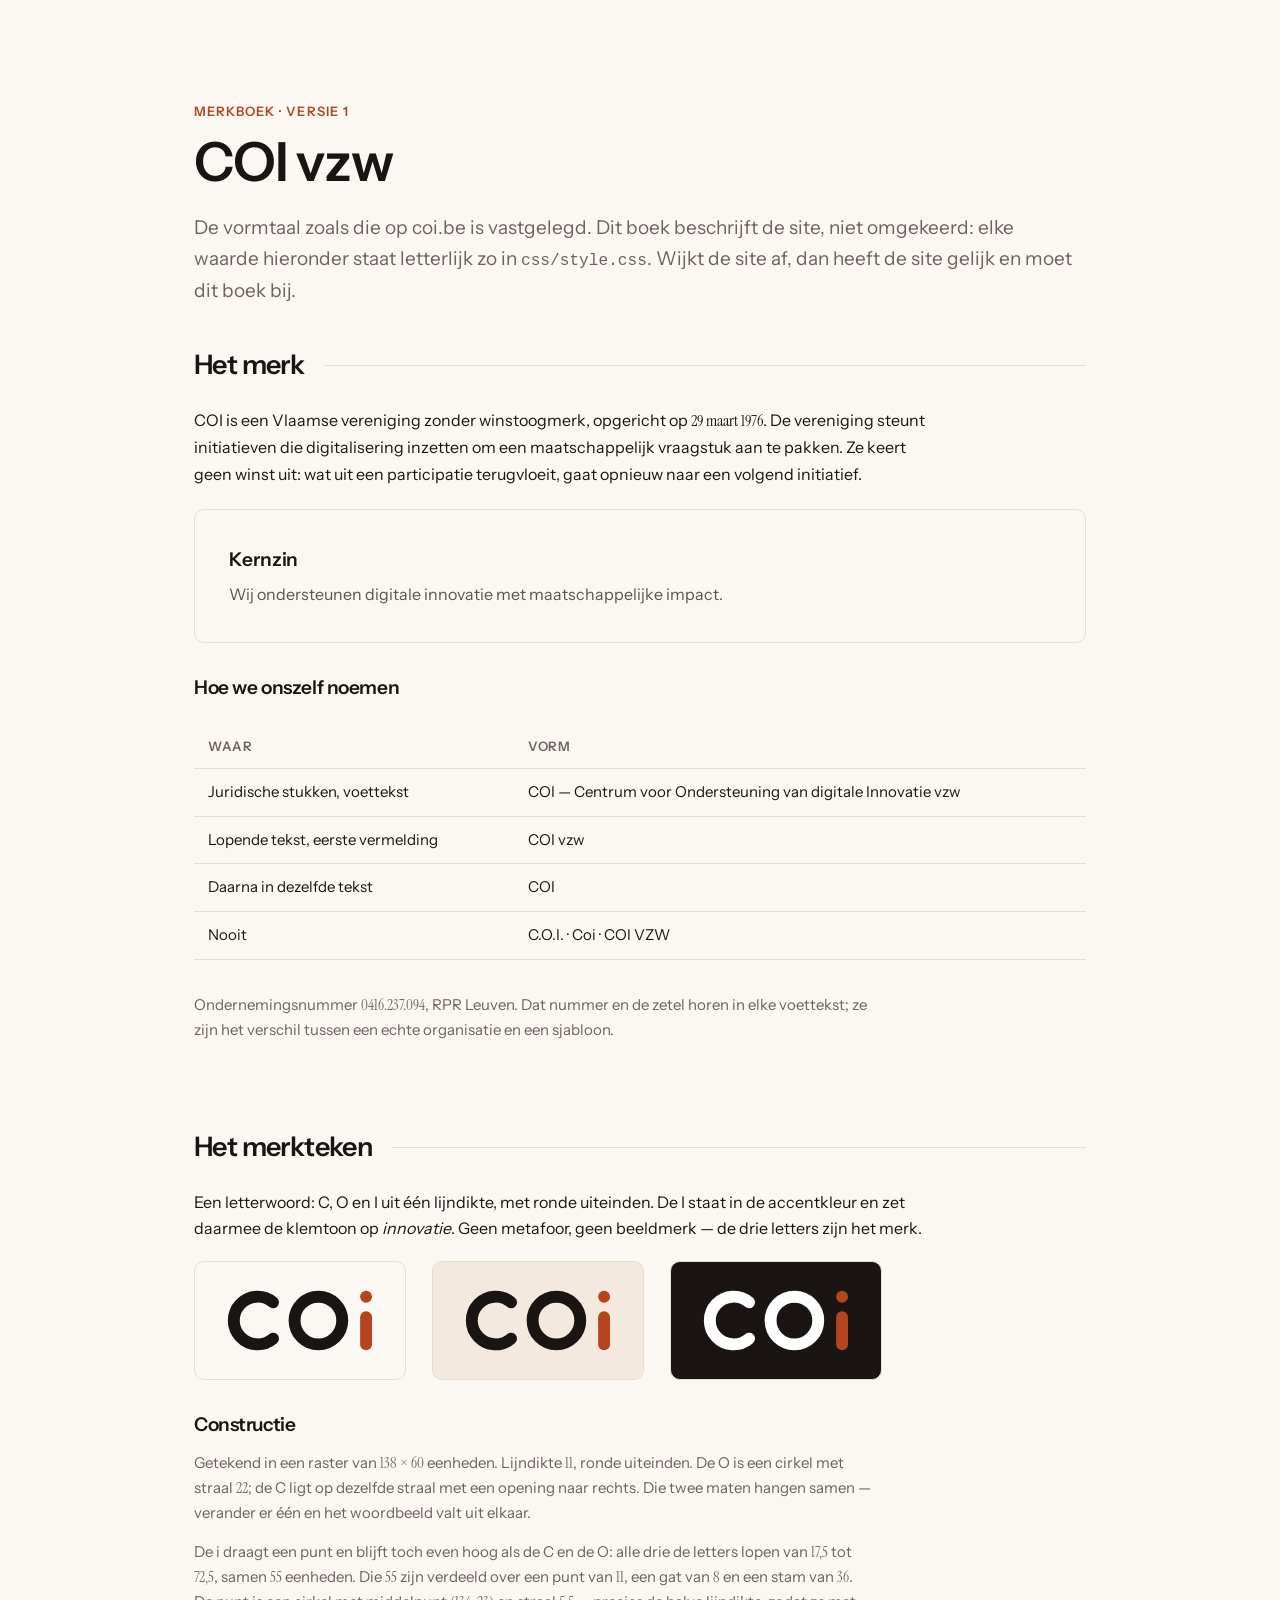
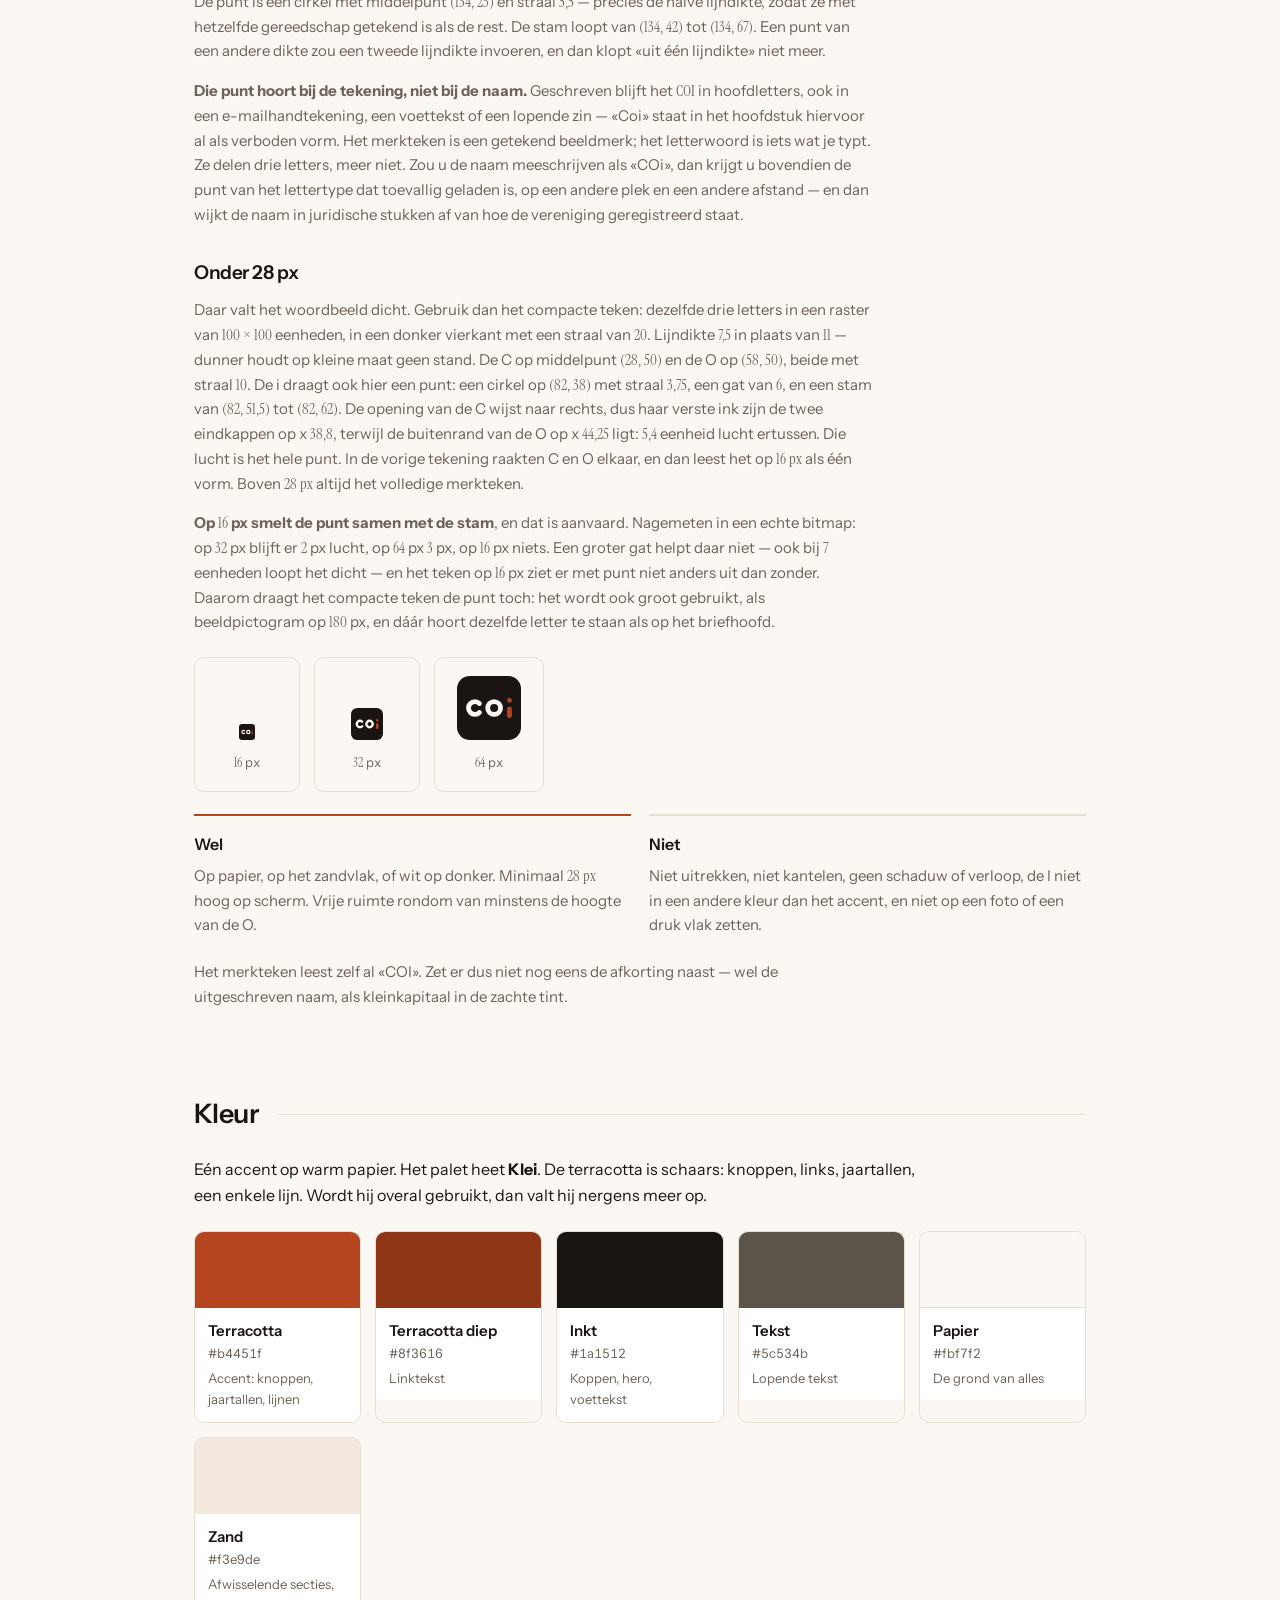
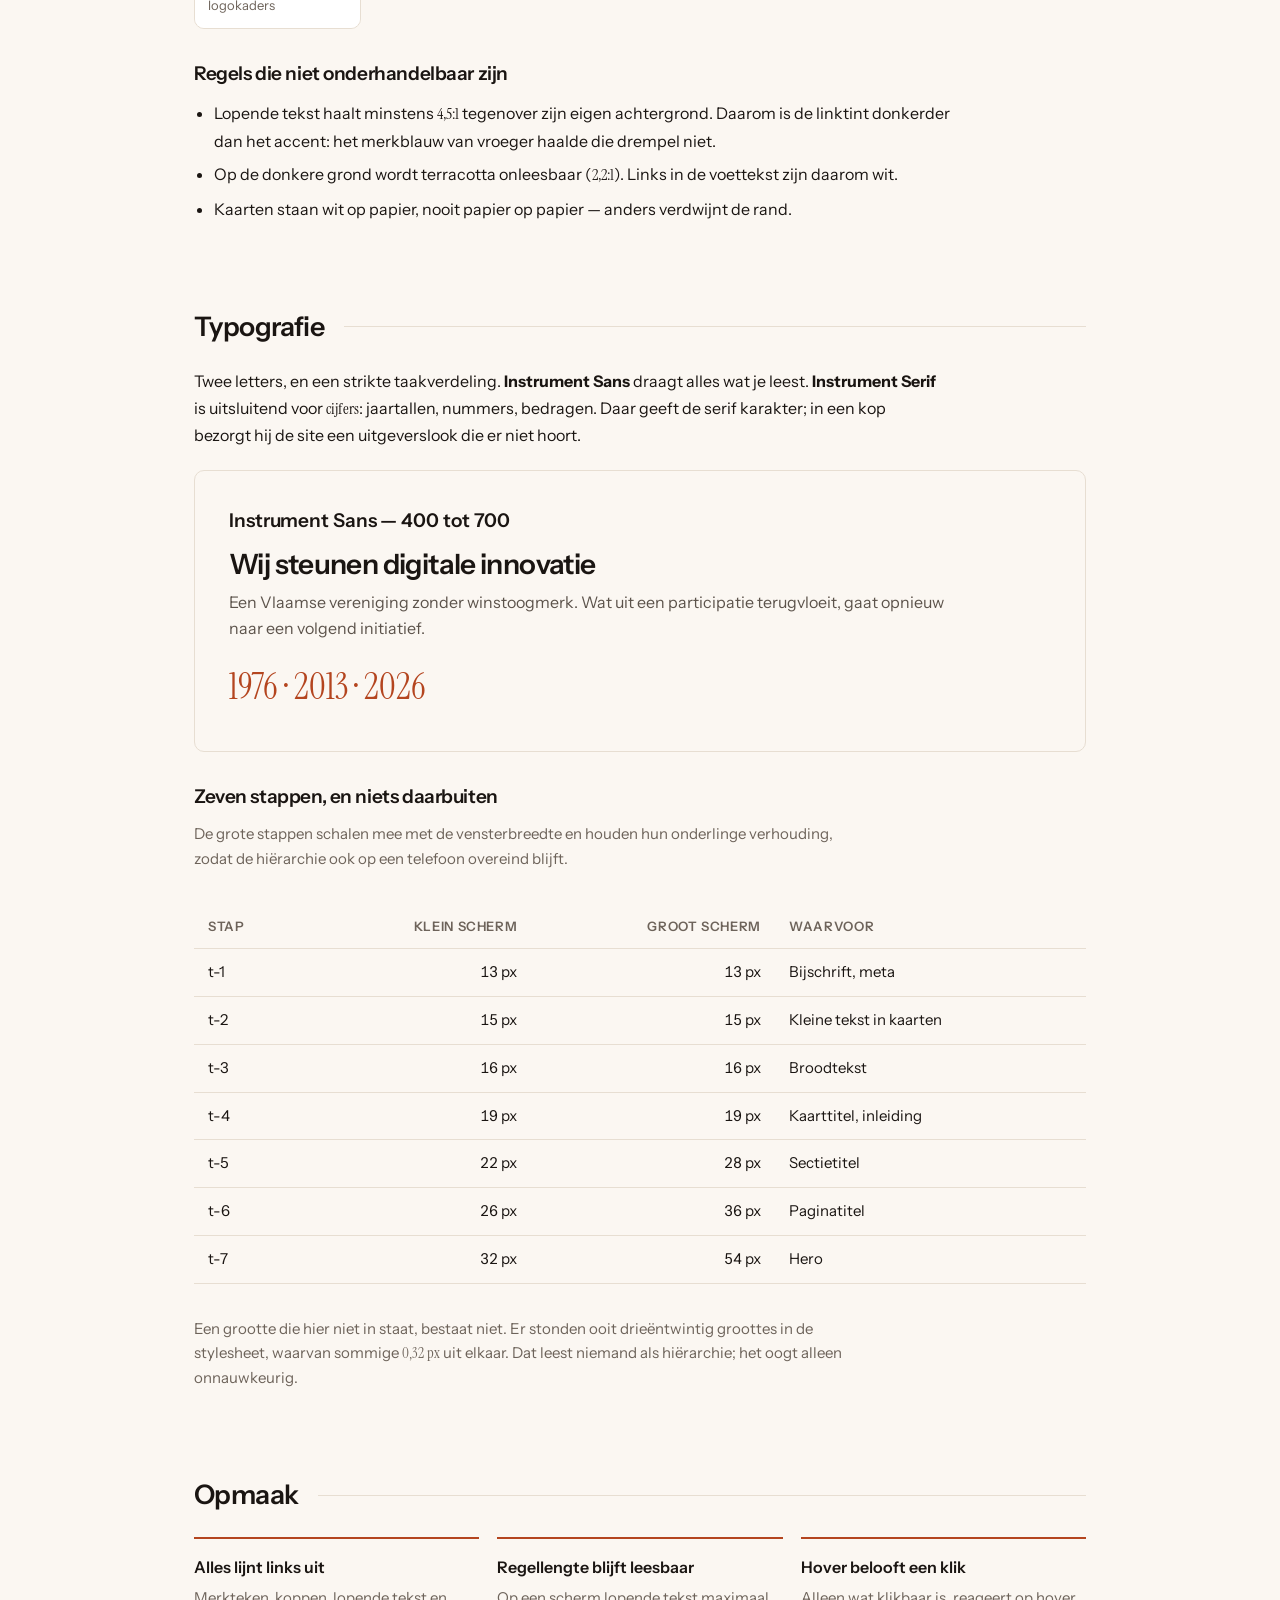
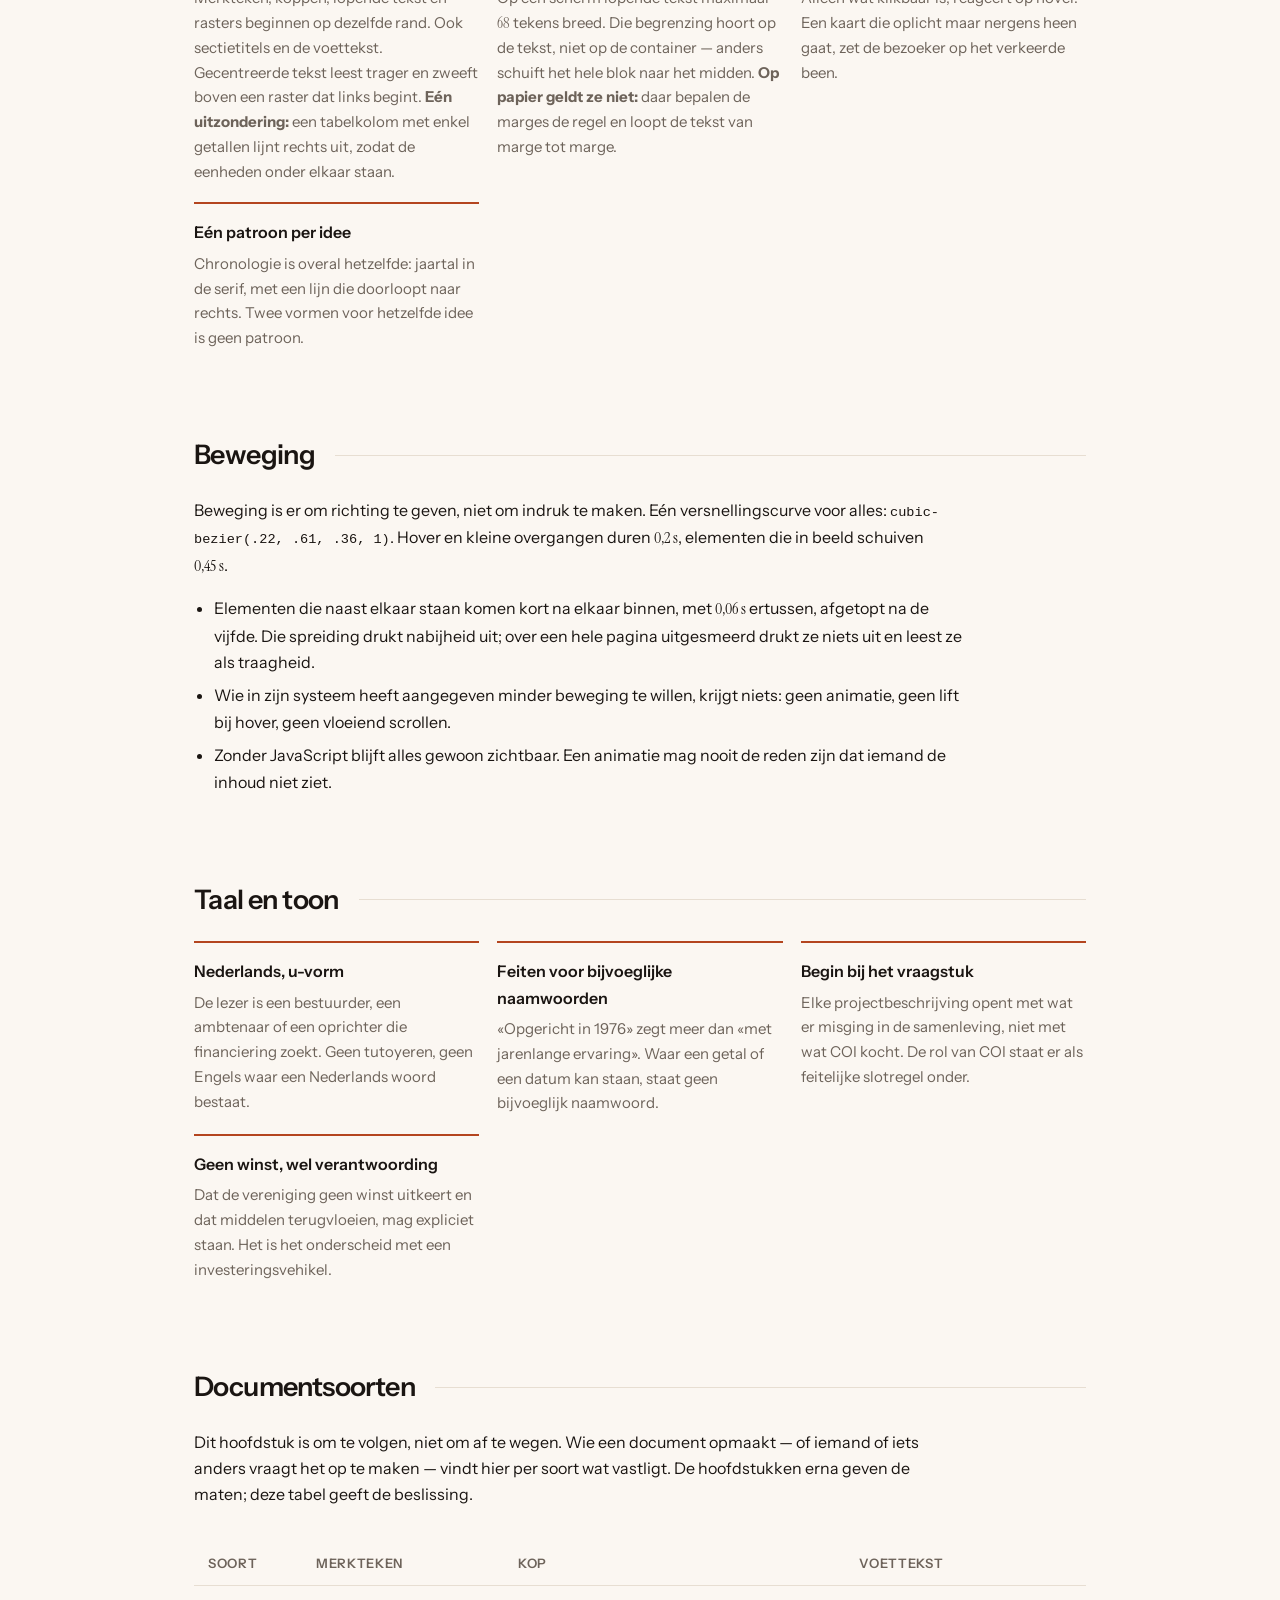
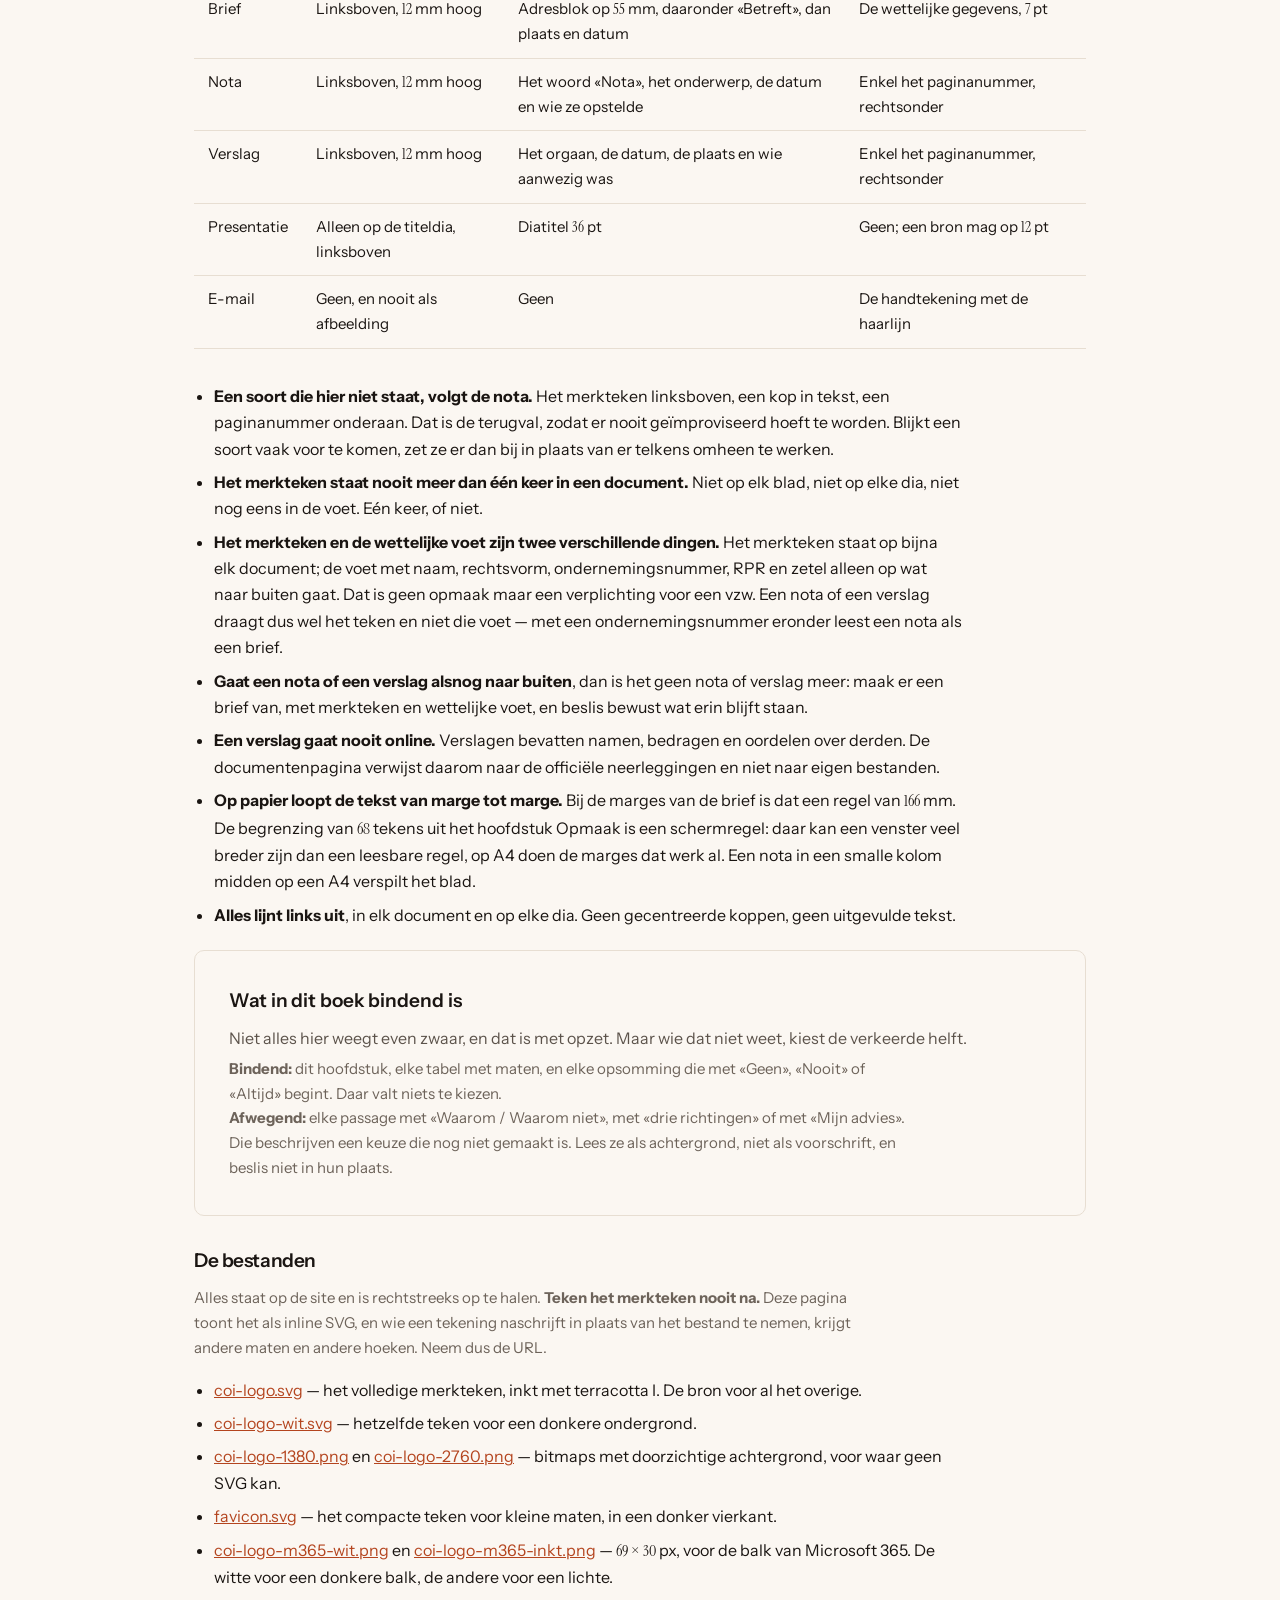
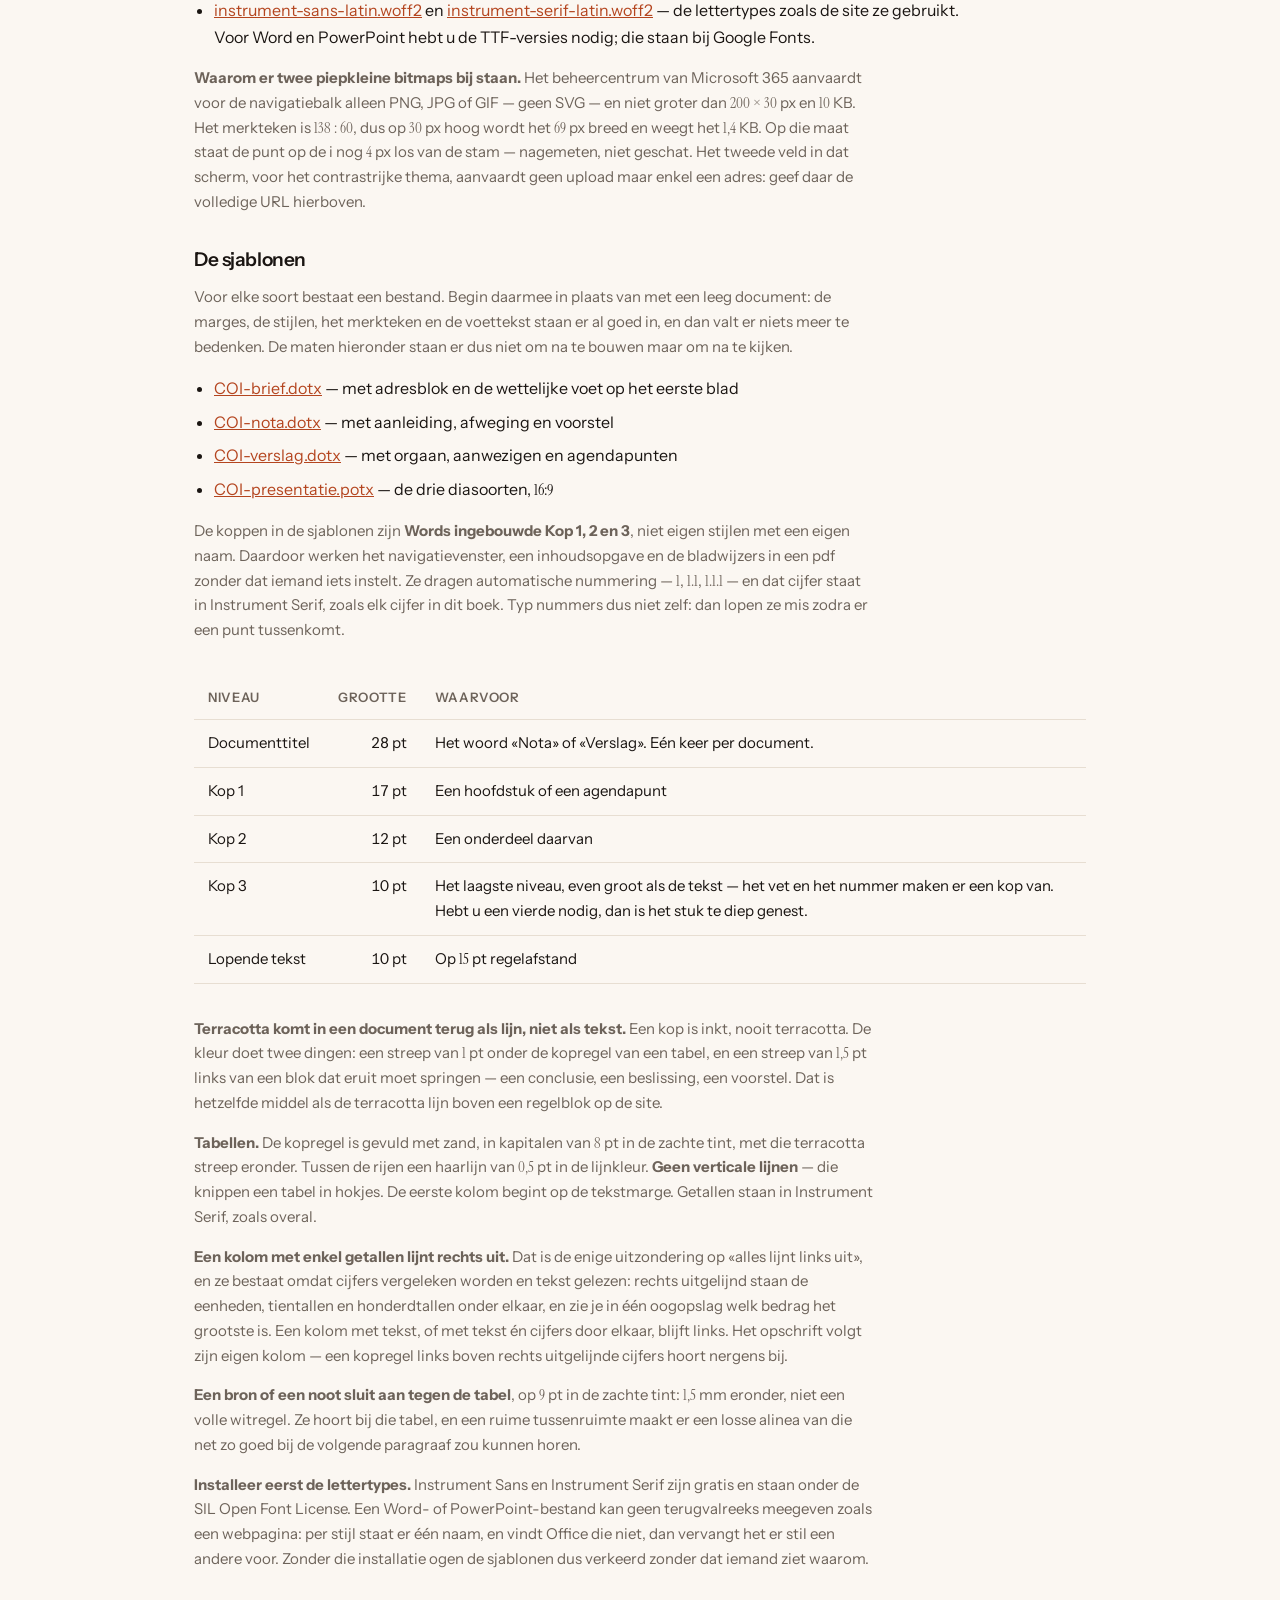
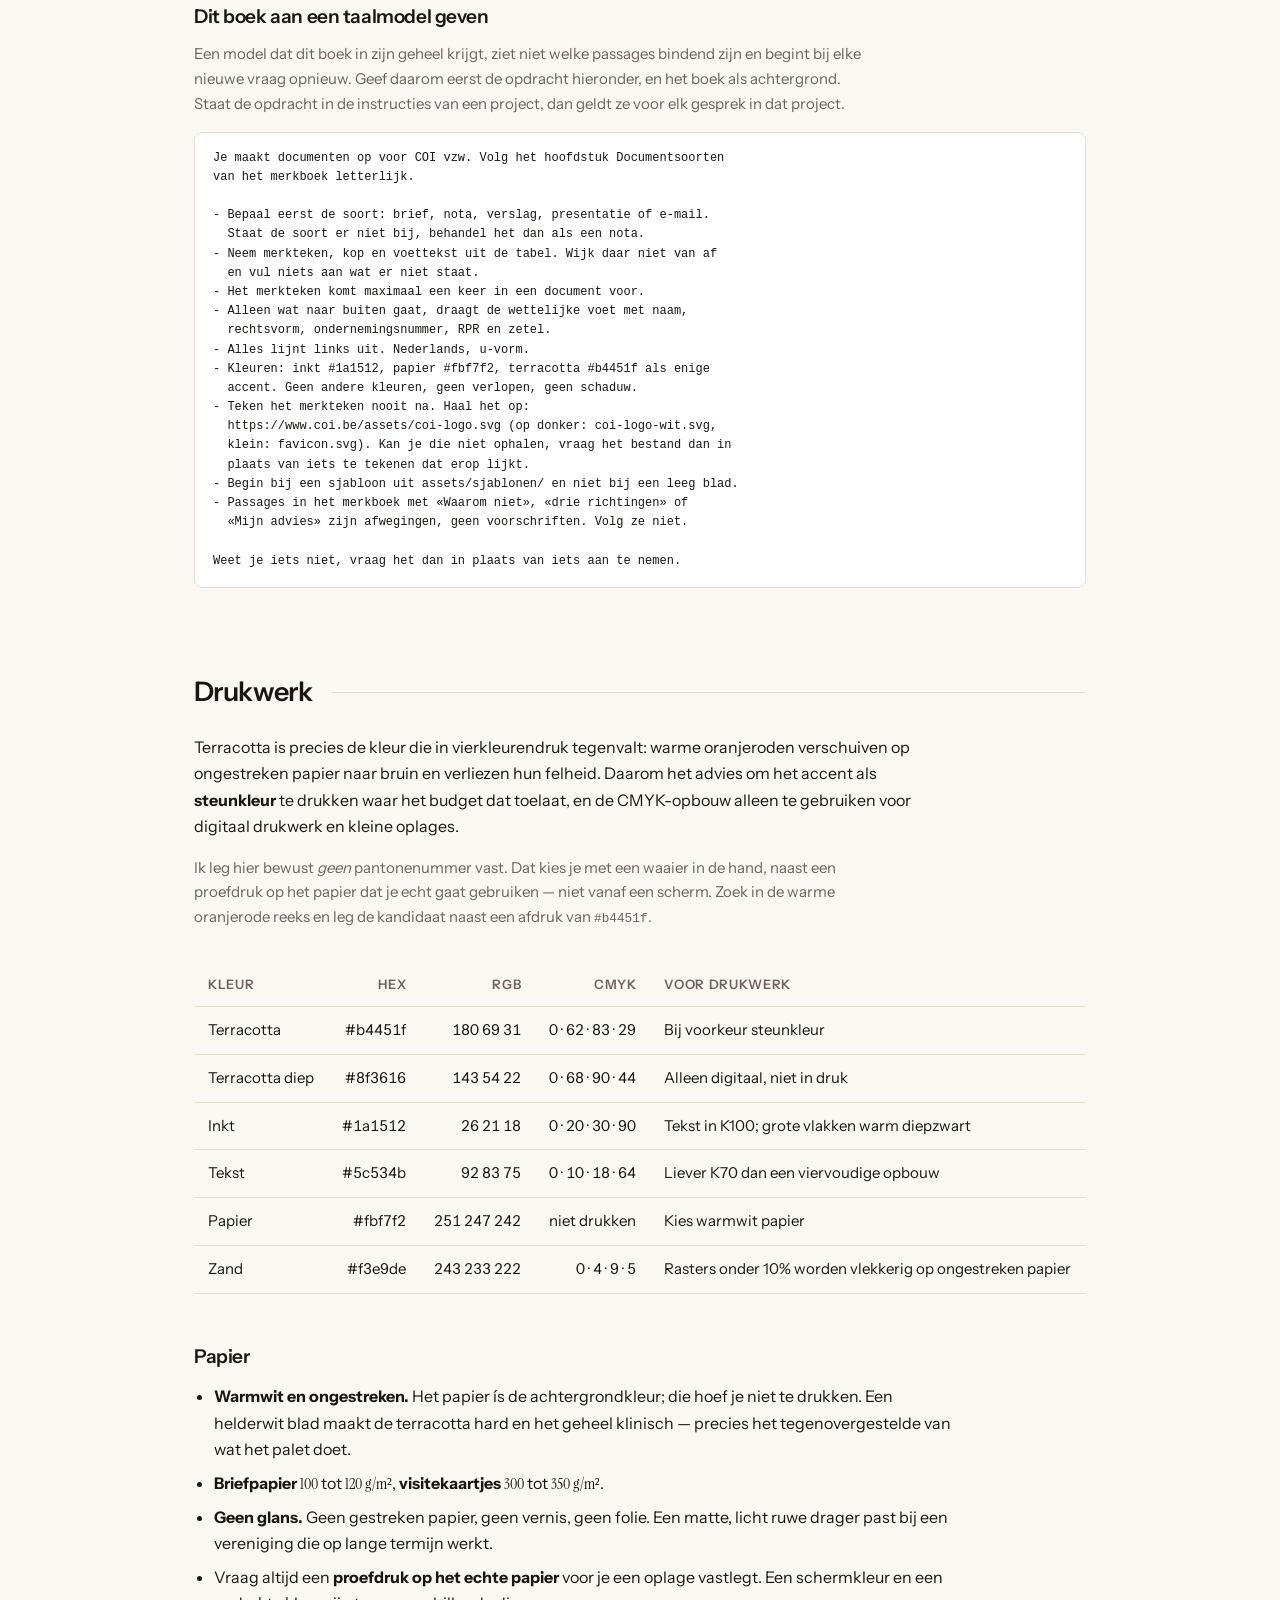
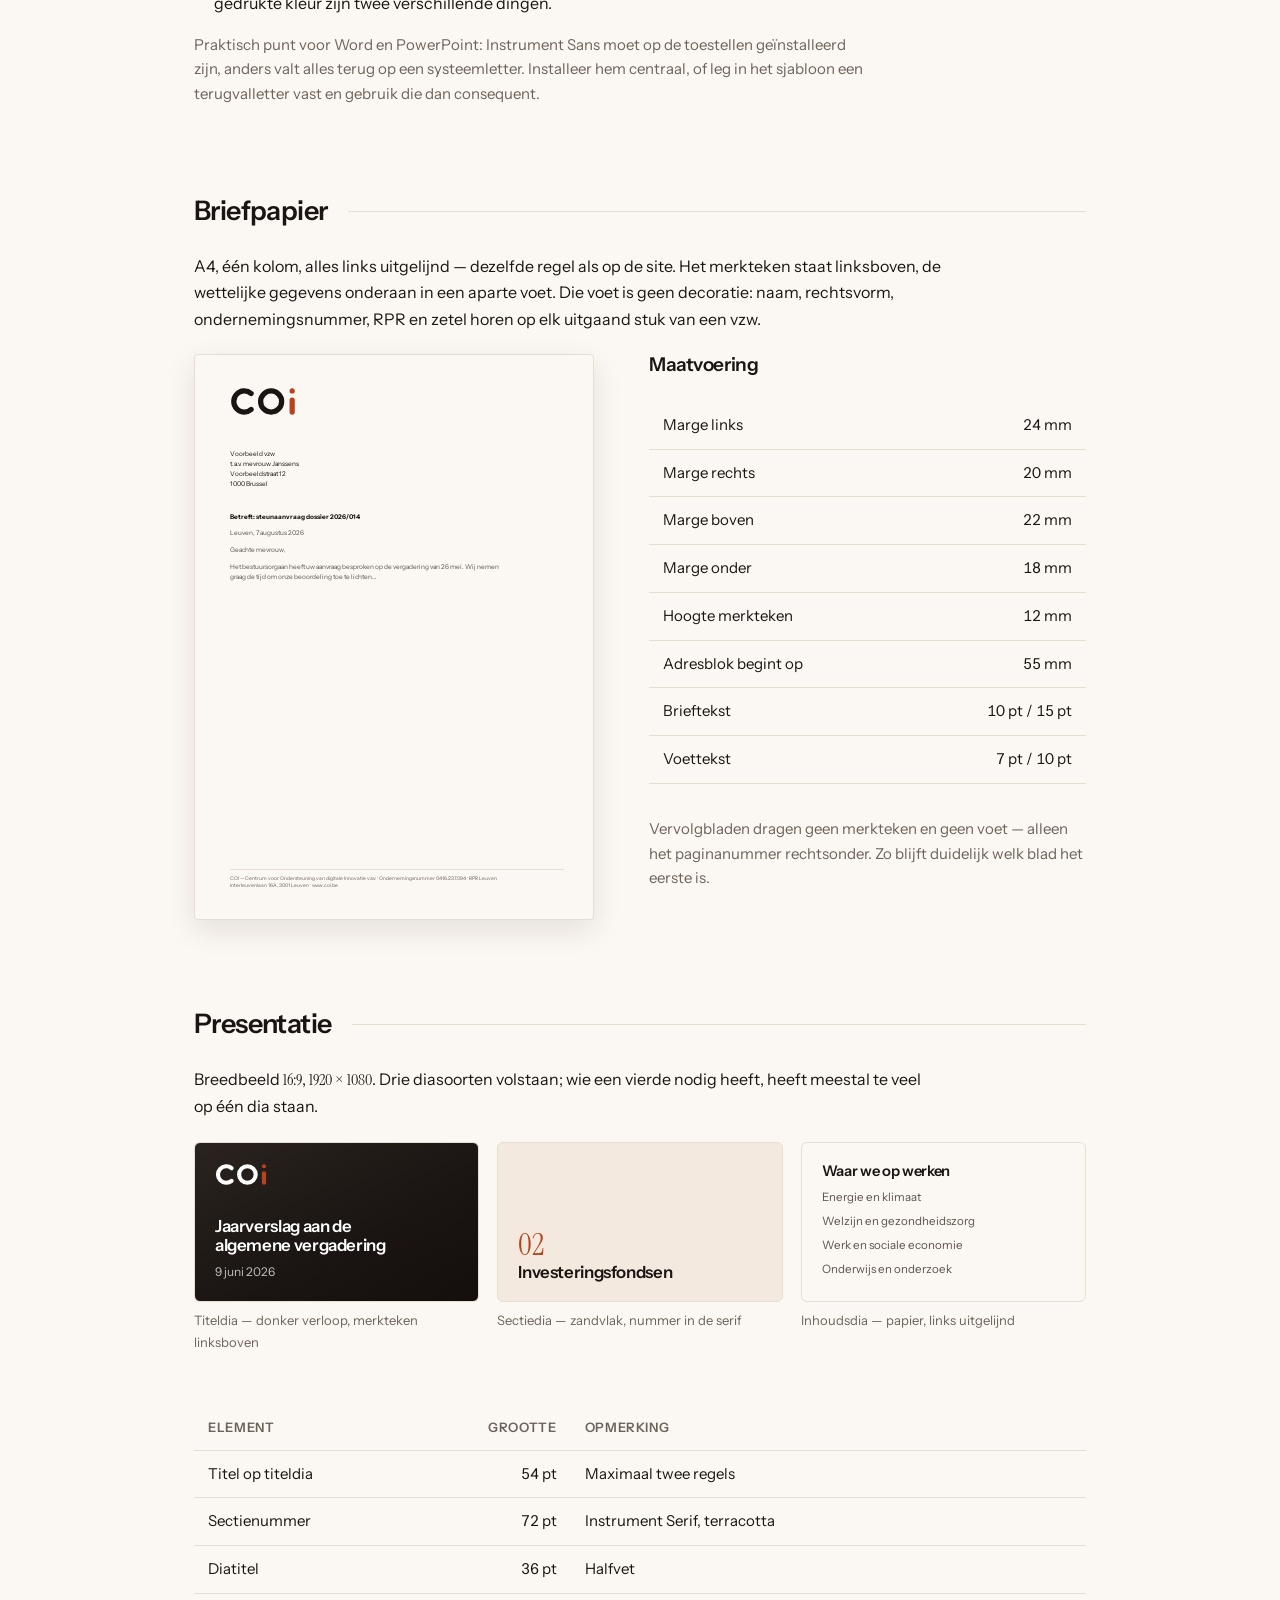
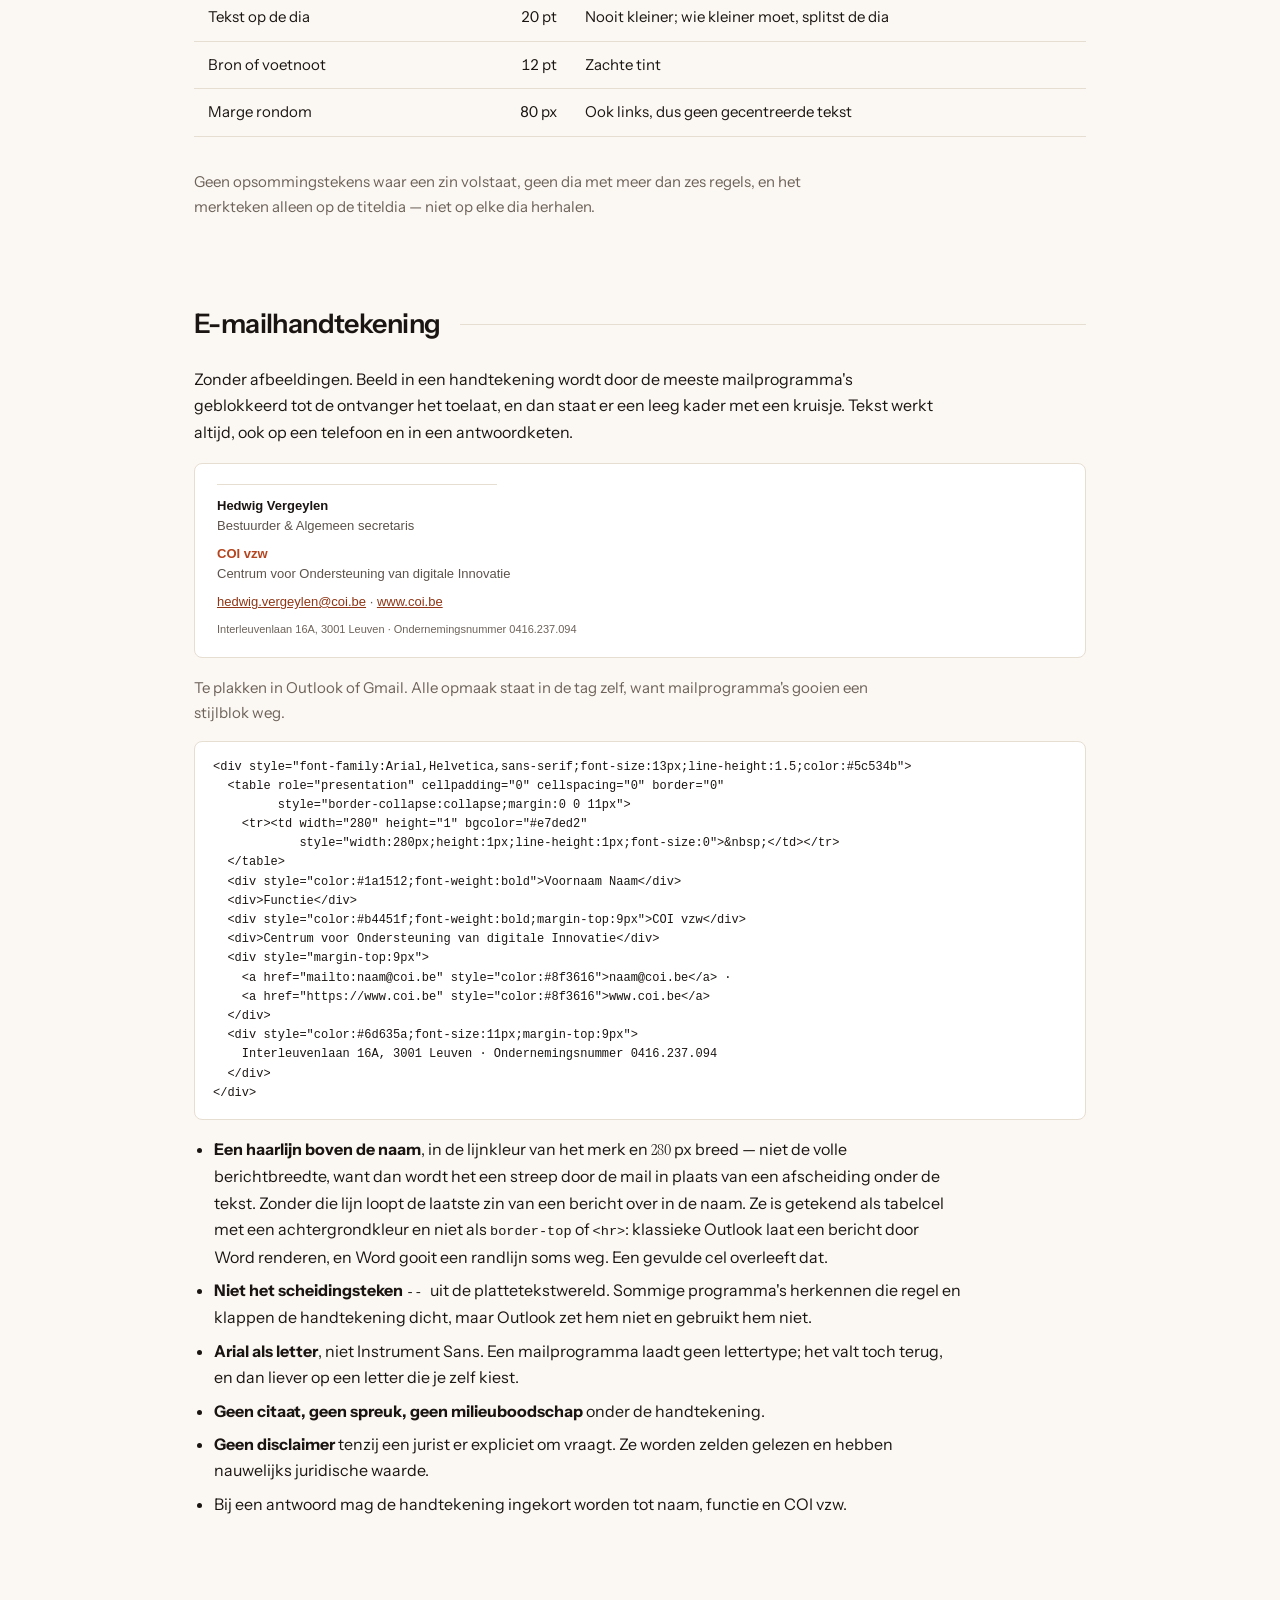
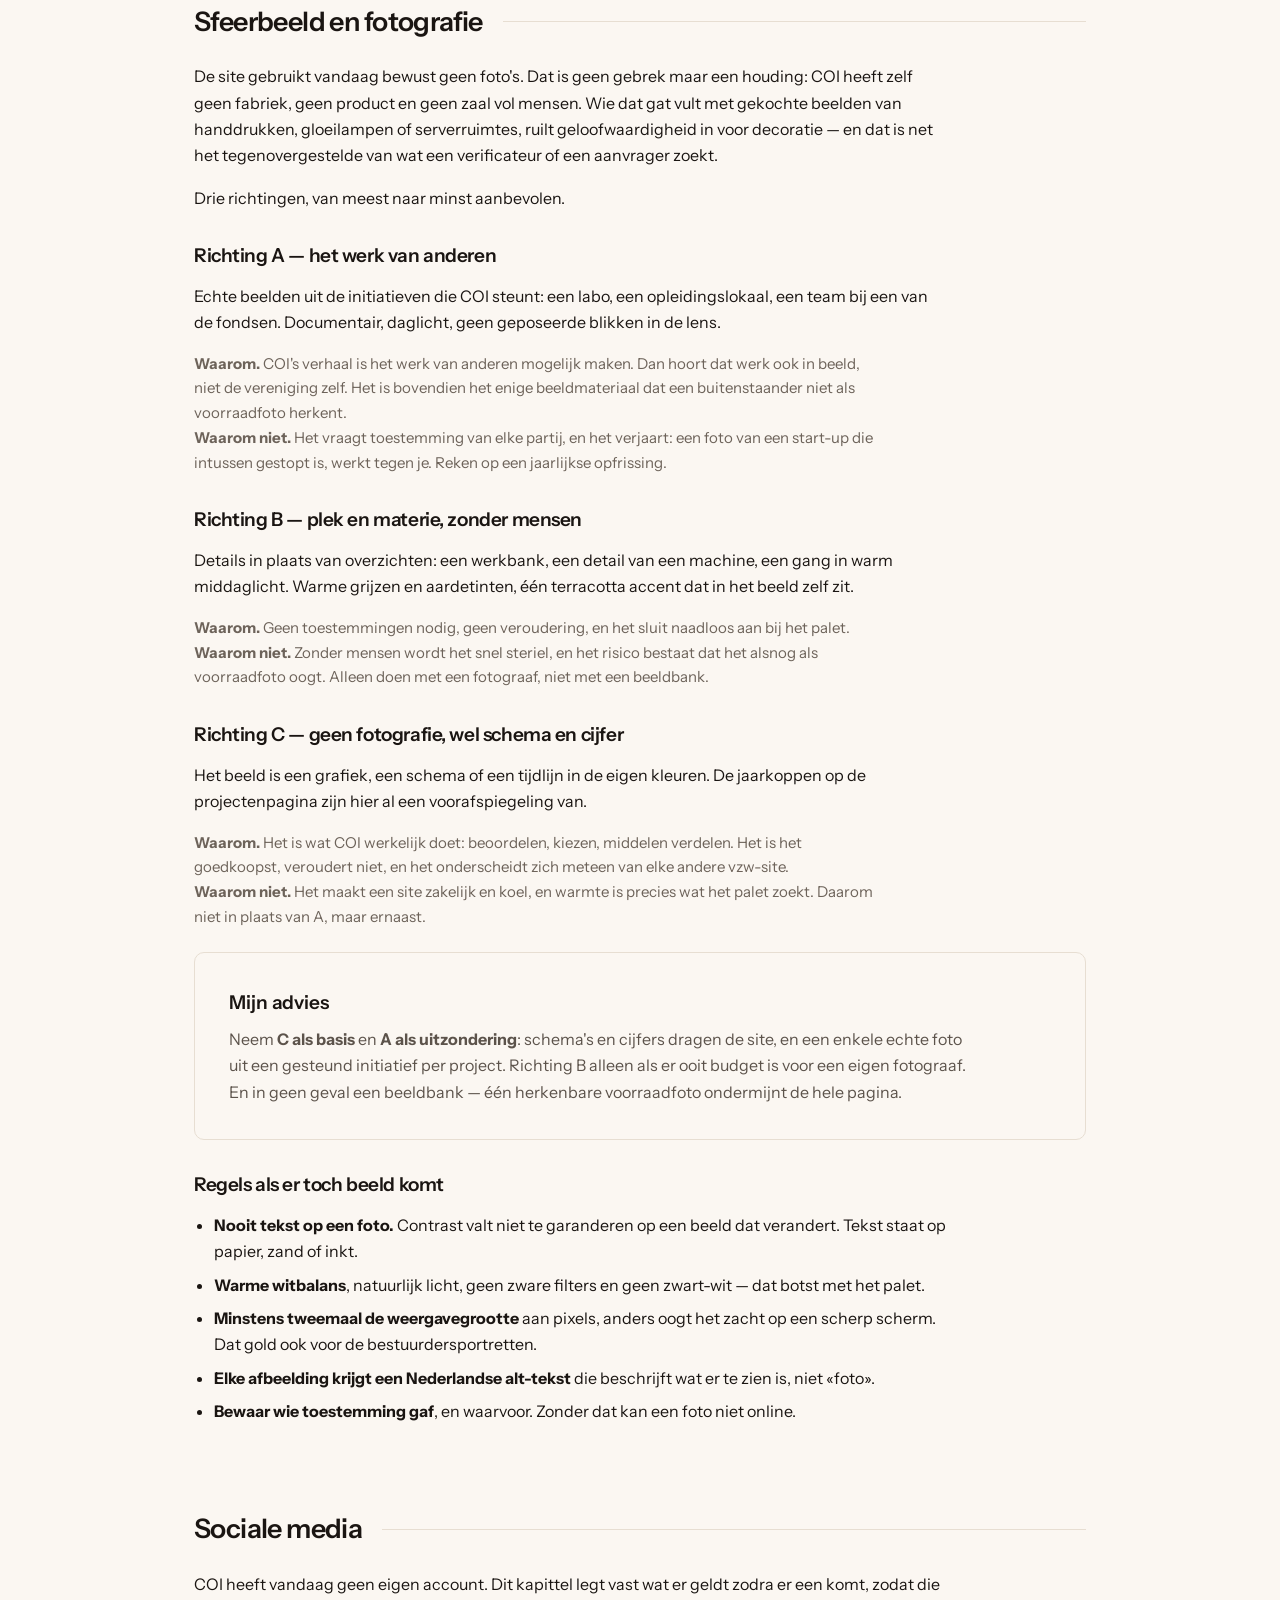
<file: merkboek/index.html>
<!DOCTYPE html>
<html lang="nl">
<head>
<meta charset="UTF-8" />
<meta name="viewport" content="width=device-width, initial-scale=1.0" />
<title>Merkboek - COI vzw</title>
<meta name="description" content="De vormtaal van COI vzw: merkteken, kleur, typografie, opmaak, drukwerk, briefpapier, presentatie, e-mailhandtekening en fotografie." />
<!-- Bewust niet indexeren: dit is een werkdocument voor intern gebruik en voor
     leveranciers, geen pagina voor bezoekers. Staat daarom ook niet in de
     navigatie en niet in sitemap.xml. -->
<meta name="robots" content="noindex, follow" />
<link rel="icon" type="image/svg+xml" href="../assets/favicon.svg" />
<link rel="icon" type="image/png" sizes="32x32" href="../assets/favicon-32.png" />
<link rel="apple-touch-icon" href="../assets/apple-touch-icon.png" />
</head>
<body>
<style>
@font-face{font-family:"Instrument Sans";font-style:normal;font-weight:400 700;font-display:swap;
  src:url("../fonts/instrument-sans-latin.woff2") format("woff2")}
@font-face{font-family:"Instrument Serif";font-style:normal;font-weight:400;font-display:swap;
  src:url("../fonts/instrument-serif-latin.woff2") format("woff2")}

/* ---- Merkkleuren. Deze waarden zijn de bron, niet een benadering: ze komen
   letterlijk uit het :root-blok van css/style.css op coi.be. ---- */
:root{
  --merk-primary:#b4451f; --merk-primary-diep:#93381a; --merk-link:#8f3616;
  --merk-text:#5c534b; --merk-muted:#6d635a; --merk-dark:#1a1512;
  --merk-bg:#fbf7f2; --merk-surface:#ffffff; --merk-bg-alt:#f3e9de;
  --merk-line:#e7ded2; --merk-line-diep:#d8c9b7;

  /* Documentchroom: het papier waarop dit boek zelf staat. */
  --grond:#fbf7f2; --vlak:#ffffff; --inkt:#1a1512; --zacht:#6d635a;
  --lijn:#e7ded2; --accent:#b4451f;
  --ease:cubic-bezier(.22,.61,.36,1);
}

*{box-sizing:border-box}
body{margin:0;background:var(--grond);color:var(--inkt);
  font-family:"Instrument Sans",system-ui,sans-serif;font-size:16px;line-height:1.65;
  -webkit-font-smoothing:antialiased}
.wrap{max-width:940px;margin:0 auto;padding:clamp(40px,7vw,88px) 24px 96px}
p,li{max-width:68ch}
h1,h2,h3{font-weight:600;letter-spacing:-.022em;line-height:1.14;text-wrap:balance;margin:0}
a{color:var(--accent)}

/* Sectiekop: label plus doorlopende lijn. Dezelfde vorm als de jaarkoppen op
   de projecten- en historiekpagina. */
.kop{display:flex;align-items:center;gap:20px;margin:clamp(56px,7vw,92px) 0 26px;
  font-size:clamp(1.375rem,2.1vw,1.75rem)}
.kop::after{content:"";flex:1;height:1px;background:var(--lijn)}
.kop:first-of-type{margin-top:44px}
h3{font-size:1.1875rem;margin:34px 0 8px}
.eyebrow{font-size:.8125rem;font-weight:600;letter-spacing:.08em;text-transform:uppercase;
  color:var(--accent);margin-bottom:10px}
.titel{font-size:clamp(2rem,4.6vw,3.375rem);max-width:19ch}
.intro{font-size:1.1875rem;color:var(--zacht);margin-top:18px}
.klein{font-size:.9375rem;color:var(--zacht)}
.meta{font-size:.8125rem;color:var(--zacht)}
.cijfer{font-family:"Instrument Serif",Georgia,serif;font-weight:400}

/* Specimen: houdt altijd zijn eigen grond vast, ook als dit document donker
   wordt weergegeven. Een kleurstaal die meekleurt is geen kleurstaal. */
.specimen{background:var(--merk-bg);color:var(--merk-text);border:1px solid var(--merk-line);
  border-radius:10px;padding:clamp(22px,3vw,34px);margin:22px 0}
.specimen h4{margin:0 0 4px;color:var(--merk-dark);font-size:1.1875rem;font-weight:600;
  letter-spacing:-.005em}

.stalen{display:grid;grid-template-columns:repeat(auto-fit,minmax(158px,1fr));gap:14px;margin:22px 0}
.staal{border:1px solid var(--lijn);border-radius:10px;overflow:hidden}
.staal__vlak{height:76px}
.staal__tekst{padding:11px 13px;background:var(--vlak)}
.staal__naam{font-weight:600;font-size:.9375rem}
.staal__hex{font-size:.8125rem;color:var(--zacht);font-variant-numeric:tabular-nums}
.staal__rol{font-size:.8125rem;color:var(--zacht);margin-top:3px}

table{width:100%;border-collapse:collapse;font-size:.9375rem;margin:18px 0}
/* Het handtekeningvoorbeeld is nagebootste e-mail-HTML, geen tabel van dit
   document. De algemene th,td-regel hieronder zou de haarlijn een celvulling
   en een onderrand geven, en dan toont het voorbeeld iets anders dan wat er
   in de mail belandt. */
.handtekening table{width:auto;margin:0}
.handtekening td{padding:0;border:0}
th,td{text-align:left;padding:11px 14px;border-bottom:1px solid var(--lijn);vertical-align:top}
th{font-weight:600;font-size:.8125rem;letter-spacing:.05em;text-transform:uppercase;color:var(--zacht)}
/* Een kolom met enkel getallen lijnt rechts uit — de enige uitzondering op
   «alles lijnt links uit». Zo staan de eenheden onder elkaar en zijn bedragen
   te vergelijken. Zie het hoofdstuk Documentsoorten. */
td.num,th.num{text-align:right;font-variant-numeric:tabular-nums;white-space:nowrap}
.scroll{overflow-x:auto}

.tweeluik{display:grid;grid-template-columns:repeat(auto-fit,minmax(268px,1fr));gap:18px;margin:22px 0}
.regel{border-top:2px solid var(--accent);padding-top:15px}
.regel--nee{border-top-color:var(--lijn)}
.regel h4{margin:0 0 6px;font-size:1rem;font-weight:600}
.regel p{font-size:.9375rem;color:var(--zacht);margin:0}

/* Maatstaal voor het compacte teken. De vakjes tonen het teken op ware
   grootte, niet geschaald — een staal dat je moet vergroten bewijst niets
   over leesbaarheid op die maat. Houdt zijn eigen grond vast, net als
   .specimen hierboven. */
.maten{display:flex;flex-wrap:wrap;gap:14px;margin:22px 0}
.maat{background:var(--merk-bg);border:1px solid var(--merk-line);border-radius:10px;
  padding:18px 22px;min-width:106px;display:flex;flex-direction:column;
  align-items:center;justify-content:flex-end;gap:12px}
.maat svg{display:block}
.maat--rond svg{border-radius:50%}
.maat__label{font-size:.8125rem;color:var(--merk-muted);font-variant-numeric:tabular-nums}

.logovak{display:flex;flex-wrap:wrap;gap:26px;align-items:center;margin:20px 0}
.logovak > div{border:1px solid var(--merk-line);border-radius:10px;padding:26px 30px;
  display:flex;align-items:center;justify-content:center;min-width:190px}
.op-papier{background:var(--merk-bg)}
.op-zand{background:var(--merk-bg-alt)}
.op-donker{background:var(--merk-dark);border-color:var(--merk-dark)}

ul{padding-left:20px}
li{margin-bottom:7px}
footer{margin-top:76px;padding-top:22px;border-top:1px solid var(--lijn);
  font-size:.8125rem;color:var(--zacht)}
:focus-visible{outline:2px solid var(--accent);outline-offset:3px}
@media (prefers-reduced-motion:reduce){*{transition:none!important;animation:none!important}}

/* Afdrukken en pdf. Zonder print-color-adjust laat de browser achtergronden
   weg, en dan drukt een merkboek zijn eigen kleurstalen wit af. */
@media print{
  *{-webkit-print-color-adjust:exact;print-color-adjust:exact}
  @page{size:A4;margin:16mm 15mm}
  body{background:#fff;font-size:10.5pt;line-height:1.55}
  .wrap{max-width:none;padding:0}
  p,li{max-width:none}
  /* Niets mag over een paginagrens breken waar dat de betekenis stukmaakt. */
  .specimen,.staal,.a4,.dia,.handtekening,.regel,pre,table{break-inside:avoid}
  h2,h3{break-after:avoid}
  .kop{margin-top:26px}
  .kop:first-of-type{margin-top:0}
  footer{margin-top:32px}
  a{text-decoration:none}
  /* Webadressen uitschrijven: in een afdruk kan je niet klikken. */
  a[href^="http"]::after{content:" (" attr(href) ")";font-size:.85em;color:var(--zacht)}
}
</style>

<div class="wrap">

  <p class="eyebrow">Merkboek · versie 1</p>
  <h1 class="titel">COI vzw</h1>
  <p class="intro">De vormtaal zoals die op coi.be is vastgelegd. Dit boek beschrijft de site, niet omgekeerd: elke waarde hieronder staat letterlijk zo in <code>css/style.css</code>. Wijkt de site af, dan heeft de site gelijk en moet dit boek bij.</p>

  <!-- ============ MERK ============ -->
  <h2 class="kop">Het merk</h2>

  <p>COI is een Vlaamse vereniging zonder winstoogmerk, opgericht op <span class="cijfer">29 maart 1976</span>. De vereniging steunt initiatieven die digitalisering inzetten om een maatschappelijk vraagstuk aan te pakken. Ze keert geen winst uit: wat uit een participatie terugvloeit, gaat opnieuw naar een volgend initiatief.</p>

  <div class="specimen">
    <h4>Kernzin</h4>
    <p style="margin:6px 0 0">Wij ondersteunen digitale innovatie met maatschappelijke impact.</p>
  </div>

  <h3>Hoe we onszelf noemen</h3>
  <div class="scroll">
    <table>
      <tr><th>Waar</th><th>Vorm</th></tr>
      <tr><td>Juridische stukken, voettekst</td><td>COI&nbsp;— Centrum voor Ondersteuning van digitale Innovatie vzw</td></tr>
      <tr><td>Lopende tekst, eerste vermelding</td><td>COI vzw</td></tr>
      <tr><td>Daarna in dezelfde tekst</td><td>COI</td></tr>
      <tr><td>Nooit</td><td>C.O.I. · Coi · COI VZW</td></tr>
    </table>
  </div>
  <p class="klein">Ondernemingsnummer <span class="cijfer">0416.237.094</span>, RPR Leuven. Dat nummer en de zetel horen in elke voettekst; ze zijn het verschil tussen een echte organisatie en een sjabloon.</p>

  <!-- ============ MERKTEKEN ============ -->
  <h2 class="kop">Het merkteken</h2>

  <p>Een letterwoord: C, O en I uit één lijndikte, met ronde uiteinden. De I staat in de accentkleur en zet daarmee de klemtoon op <em>innovatie</em>. Geen metafoor, geen beeldmerk — de drie letters zijn het merk.</p>

  <div class="logovak">
    <div class="op-papier">
      <svg width="150" height="65" viewBox="4 15 138 60" role="img" aria-label="COI op papier">
        <g fill="none" stroke-width="11" stroke-linecap="round">
          <path d="M48.1 28.2 A 22 22 0 1 0 48.1 61.8" stroke="#1a1512"/>
          <circle cx="90" cy="45" r="22" stroke="#1a1512"/>
          <circle cx="134" cy="23" r="5.5" fill="#b4451f" stroke="none"/><path d="M134 42 L134 67" stroke="#b4451f"/>
        </g>
      </svg>
    </div>
    <div class="op-zand">
      <svg width="150" height="65" viewBox="4 15 138 60" role="img" aria-label="COI op zandvlak">
        <g fill="none" stroke-width="11" stroke-linecap="round">
          <path d="M48.1 28.2 A 22 22 0 1 0 48.1 61.8" stroke="#1a1512"/>
          <circle cx="90" cy="45" r="22" stroke="#1a1512"/>
          <circle cx="134" cy="23" r="5.5" fill="#b4451f" stroke="none"/><path d="M134 42 L134 67" stroke="#b4451f"/>
        </g>
      </svg>
    </div>
    <div class="op-donker">
      <svg width="150" height="65" viewBox="4 15 138 60" role="img" aria-label="COI op donker">
        <g fill="none" stroke-width="11" stroke-linecap="round">
          <path d="M48.1 28.2 A 22 22 0 1 0 48.1 61.8" stroke="#ffffff"/>
          <circle cx="90" cy="45" r="22" stroke="#ffffff"/>
          <circle cx="134" cy="23" r="5.5" fill="#b4451f" stroke="none"/><path d="M134 42 L134 67" stroke="#b4451f"/>
        </g>
      </svg>
    </div>
  </div>

  <h3>Constructie</h3>
  <p class="klein">Getekend in een raster van <span class="cijfer">138 × 60</span> eenheden. Lijndikte <span class="cijfer">11</span>, ronde uiteinden. De O is een cirkel met straal <span class="cijfer">22</span>; de C ligt op dezelfde straal met een opening naar rechts. Die twee maten hangen samen — verander er één en het woordbeeld valt uit elkaar.</p>

  <p class="klein">De i draagt een punt en blijft toch even hoog als de C en de O: alle drie de letters lopen van <span class="cijfer">17,5</span> tot <span class="cijfer">72,5</span>, samen <span class="cijfer">55</span> eenheden. Die <span class="cijfer">55</span> zijn verdeeld over een punt van <span class="cijfer">11</span>, een gat van <span class="cijfer">8</span> en een stam van <span class="cijfer">36</span>. De punt is een cirkel met middelpunt <span class="cijfer">(134, 23)</span> en straal <span class="cijfer">5,5</span> — precies de halve lijndikte, zodat ze met hetzelfde gereedschap getekend is als de rest. De stam loopt van <span class="cijfer">(134, 42)</span> tot <span class="cijfer">(134, 67)</span>. Een punt van een andere dikte zou een tweede lijndikte invoeren, en dan klopt «uit één lijndikte» niet meer.</p>

  <p class="klein"><strong>Die punt hoort bij de tekening, niet bij de naam.</strong> Geschreven blijft het <span class="cijfer">COI</span> in hoofdletters, ook in een e-mailhandtekening, een voettekst of een lopende zin — «Coi» staat in het hoofdstuk hiervoor al als verboden vorm. Het merkteken is een getekend beeldmerk; het letterwoord is iets wat je typt. Ze delen drie letters, meer niet. Zou u de naam meeschrijven als «COi», dan krijgt u bovendien de punt van het lettertype dat toevallig geladen is, op een andere plek en een andere afstand — en dan wijkt de naam in juridische stukken af van hoe de vereniging geregistreerd staat.</p>

  <h3>Onder 28 px</h3>
  <p class="klein">Daar valt het woordbeeld dicht. Gebruik dan het compacte teken: dezelfde drie letters in een raster van <span class="cijfer">100 × 100</span> eenheden, in een donker vierkant met een straal van <span class="cijfer">20</span>. Lijndikte <span class="cijfer">7,5</span> in plaats van <span class="cijfer">11</span> — dunner houdt op kleine maat geen stand. De C op middelpunt <span class="cijfer">(28, 50)</span> en de O op <span class="cijfer">(58, 50)</span>, beide met straal <span class="cijfer">10</span>. De i draagt ook hier een punt: een cirkel op <span class="cijfer">(82, 38)</span> met straal <span class="cijfer">3,75</span>, een gat van <span class="cijfer">6</span>, en een stam van <span class="cijfer">(82, 51,5)</span> tot <span class="cijfer">(82, 62)</span>. De opening van de C wijst naar rechts, dus haar verste ink zijn de twee eindkappen op x <span class="cijfer">38,8</span>, terwijl de buitenrand van de O op x <span class="cijfer">44,25</span> ligt: <span class="cijfer">5,4</span> eenheid lucht ertussen. Die lucht is het hele punt. In de vorige tekening raakten C en O elkaar, en dan leest het op <span class="cijfer">16&nbsp;px</span> als één vorm. Boven <span class="cijfer">28&nbsp;px</span> altijd het volledige merkteken.</p>

  <p class="klein"><strong>Op <span class="cijfer">16</span> px smelt de punt samen met de stam</strong>, en dat is aanvaard. Nagemeten in een echte bitmap: op <span class="cijfer">32</span> px blijft er <span class="cijfer">2</span> px lucht, op <span class="cijfer">64</span> px <span class="cijfer">3</span> px, op <span class="cijfer">16</span> px niets. Een groter gat helpt daar niet — ook bij <span class="cijfer">7</span> eenheden loopt het dicht — en het teken op <span class="cijfer">16</span> px ziet er met punt niet anders uit dan zonder. Daarom draagt het compacte teken de punt toch: het wordt ook groot gebruikt, als beeldpictogram op <span class="cijfer">180</span> px, en dáár hoort dezelfde letter te staan als op het briefhoofd.</p>

  <div class="maten">
    <div class="maat">
      <svg width="16" height="16" viewBox="0 0 100 100" role="img" aria-label="Het compacte merkteken op 16 px">
        <rect width="100" height="100" rx="20" fill="#1a1512"/>
        <g fill="none" stroke-width="7.5" stroke-linecap="round">
          <path d="M35.07 42.93 A 10 10 0 1 0 35.07 57.07" stroke="#fbf7f2"/>
          <circle cx="58" cy="50" r="10" stroke="#fbf7f2"/>
          <circle cx="82" cy="38" r="3.75" fill="#b4451f" stroke="none"/><path d="M82 51.5 L82 62" stroke="#b4451f"/>
        </g>
      </svg>
      <span class="maat__label"><span class="cijfer">16</span> px</span>
    </div>
    <div class="maat">
      <svg width="32" height="32" viewBox="0 0 100 100" role="img" aria-label="Het compacte merkteken op 32 px">
        <rect width="100" height="100" rx="20" fill="#1a1512"/>
        <g fill="none" stroke-width="7.5" stroke-linecap="round">
          <path d="M35.07 42.93 A 10 10 0 1 0 35.07 57.07" stroke="#fbf7f2"/>
          <circle cx="58" cy="50" r="10" stroke="#fbf7f2"/>
          <circle cx="82" cy="38" r="3.75" fill="#b4451f" stroke="none"/><path d="M82 51.5 L82 62" stroke="#b4451f"/>
        </g>
      </svg>
      <span class="maat__label"><span class="cijfer">32</span> px</span>
    </div>
    <div class="maat">
      <svg width="64" height="64" viewBox="0 0 100 100" role="img" aria-label="Het compacte merkteken op 64 px">
        <rect width="100" height="100" rx="20" fill="#1a1512"/>
        <g fill="none" stroke-width="7.5" stroke-linecap="round">
          <path d="M35.07 42.93 A 10 10 0 1 0 35.07 57.07" stroke="#fbf7f2"/>
          <circle cx="58" cy="50" r="10" stroke="#fbf7f2"/>
          <circle cx="82" cy="38" r="3.75" fill="#b4451f" stroke="none"/><path d="M82 51.5 L82 62" stroke="#b4451f"/>
        </g>
      </svg>
      <span class="maat__label"><span class="cijfer">64</span> px</span>
    </div>
  </div>

  <div class="tweeluik">
    <div class="regel">
      <h4>Wel</h4>
      <p>Op papier, op het zandvlak, of wit op donker. Minimaal <span class="cijfer">28&nbsp;px</span> hoog op scherm. Vrije ruimte rondom van minstens de hoogte van de O.</p>
    </div>
    <div class="regel regel--nee">
      <h4>Niet</h4>
      <p>Niet uitrekken, niet kantelen, geen schaduw of verloop, de I niet in een andere kleur dan het accent, en niet op een foto of een druk vlak zetten.</p>
    </div>
  </div>

  <p class="klein">Het merkteken leest zelf al «COI». Zet er dus niet nog eens de afkorting naast — wel de uitgeschreven naam, als kleinkapitaal in de zachte tint.</p>

  <!-- ============ KLEUR ============ -->
  <h2 class="kop">Kleur</h2>

  <p>Eén accent op warm papier. Het palet heet <strong>Klei</strong>. De terracotta is schaars: knoppen, links, jaartallen, een enkele lijn. Wordt hij overal gebruikt, dan valt hij nergens meer op.</p>

  <div class="stalen">
    <div class="staal"><div class="staal__vlak" style="background:#b4451f"></div>
      <div class="staal__tekst"><div class="staal__naam">Terracotta</div><div class="staal__hex">#b4451f</div>
      <div class="staal__rol">Accent: knoppen, jaartallen, lijnen</div></div></div>
    <div class="staal"><div class="staal__vlak" style="background:#8f3616"></div>
      <div class="staal__tekst"><div class="staal__naam">Terracotta diep</div><div class="staal__hex">#8f3616</div>
      <div class="staal__rol">Linktekst</div></div></div>
    <div class="staal"><div class="staal__vlak" style="background:#1a1512"></div>
      <div class="staal__tekst"><div class="staal__naam">Inkt</div><div class="staal__hex">#1a1512</div>
      <div class="staal__rol">Koppen, hero, voettekst</div></div></div>
    <div class="staal"><div class="staal__vlak" style="background:#5c534b"></div>
      <div class="staal__tekst"><div class="staal__naam">Tekst</div><div class="staal__hex">#5c534b</div>
      <div class="staal__rol">Lopende tekst</div></div></div>
    <div class="staal"><div class="staal__vlak" style="background:#fbf7f2;border-bottom:1px solid #e7ded2"></div>
      <div class="staal__tekst"><div class="staal__naam">Papier</div><div class="staal__hex">#fbf7f2</div>
      <div class="staal__rol">De grond van alles</div></div></div>
    <div class="staal"><div class="staal__vlak" style="background:#f3e9de"></div>
      <div class="staal__tekst"><div class="staal__naam">Zand</div><div class="staal__hex">#f3e9de</div>
      <div class="staal__rol">Afwisselende secties, logokaders</div></div></div>
  </div>

  <h3>Regels die niet onderhandelbaar zijn</h3>
  <ul>
    <li>Lopende tekst haalt minstens <span class="cijfer">4,5:1</span> tegenover zijn eigen achtergrond. Daarom is de linktint donkerder dan het accent: het merkblauw van vroeger haalde die drempel niet.</li>
    <li>Op de donkere grond wordt terracotta onleesbaar (<span class="cijfer">2,2:1</span>). Links in de voettekst zijn daarom wit.</li>
    <li>Kaarten staan wit op papier, nooit papier op papier — anders verdwijnt de rand.</li>
  </ul>

  <!-- ============ TYPOGRAFIE ============ -->
  <h2 class="kop">Typografie</h2>

  <p>Twee letters, en een strikte taakverdeling. <strong>Instrument Sans</strong> draagt alles wat je leest. <strong>Instrument Serif</strong> is uitsluitend voor <span class="cijfer">cijfers</span>: jaartallen, nummers, bedragen. Daar geeft de serif karakter; in een kop bezorgt hij de site een uitgeverslook die er niet hoort.</p>

  <div class="specimen">
    <h4>Instrument Sans — 400 tot 700</h4>
    <p style="font-size:1.75rem;font-weight:600;letter-spacing:-.022em;line-height:1.14;margin:12px 0 8px;color:#1a1512">Wij steunen digitale innovatie</p>
    <p style="margin:0">Een Vlaamse vereniging zonder winstoogmerk. Wat uit een participatie terugvloeit, gaat opnieuw naar een volgend initiatief.</p>
    <p style="font-family:'Instrument Serif',Georgia,serif;font-size:2.25rem;margin:16px 0 0;color:#b4451f">1976 · 2013 · 2026</p>
  </div>

  <h3>Zeven stappen, en niets daarbuiten</h3>
  <p class="klein">De grote stappen schalen mee met de vensterbreedte en houden hun onderlinge verhouding, zodat de hiërarchie ook op een telefoon overeind blijft.</p>
  <div class="scroll">
    <table>
      <tr><th>Stap</th><th class="num">Klein scherm</th><th class="num">Groot scherm</th><th>Waarvoor</th></tr>
      <tr><td>t-1</td><td class="num">13 px</td><td class="num">13 px</td><td>Bijschrift, meta</td></tr>
      <tr><td>t-2</td><td class="num">15 px</td><td class="num">15 px</td><td>Kleine tekst in kaarten</td></tr>
      <tr><td>t-3</td><td class="num">16 px</td><td class="num">16 px</td><td>Broodtekst</td></tr>
      <tr><td>t-4</td><td class="num">19 px</td><td class="num">19 px</td><td>Kaarttitel, inleiding</td></tr>
      <tr><td>t-5</td><td class="num">22 px</td><td class="num">28 px</td><td>Sectietitel</td></tr>
      <tr><td>t-6</td><td class="num">26 px</td><td class="num">36 px</td><td>Paginatitel</td></tr>
      <tr><td>t-7</td><td class="num">32 px</td><td class="num">54 px</td><td>Hero</td></tr>
    </table>
  </div>
  <p class="klein">Een grootte die hier niet in staat, bestaat niet. Er stonden ooit drieëntwintig groottes in de stylesheet, waarvan sommige <span class="cijfer">0,32&nbsp;px</span> uit elkaar. Dat leest niemand als hiërarchie; het oogt alleen onnauwkeurig.</p>

  <!-- ============ OPMAAK ============ -->
  <h2 class="kop">Opmaak</h2>

  <div class="tweeluik">
    <div class="regel"><h4>Alles lijnt links uit</h4>
      <p>Merkteken, koppen, lopende tekst en rasters beginnen op dezelfde rand. Ook sectietitels en de voettekst. Gecentreerde tekst leest trager en zweeft boven een raster dat links begint. <strong>Eén uitzondering:</strong> een tabelkolom met enkel getallen lijnt rechts uit, zodat de eenheden onder elkaar staan.</p></div>
    <div class="regel"><h4>Regellengte blijft leesbaar</h4>
      <p>Op een scherm lopende tekst maximaal <span class="cijfer">68</span> tekens breed. Die begrenzing hoort op de tekst, niet op de container — anders schuift het hele blok naar het midden. <strong>Op papier geldt ze niet:</strong> daar bepalen de marges de regel en loopt de tekst van marge tot marge.</p></div>
    <div class="regel"><h4>Hover belooft een klik</h4>
      <p>Alleen wat klikbaar is, reageert op hover. Een kaart die oplicht maar nergens heen gaat, zet de bezoeker op het verkeerde been.</p></div>
    <div class="regel"><h4>Eén patroon per idee</h4>
      <p>Chronologie is overal hetzelfde: jaartal in de serif, met een lijn die doorloopt naar rechts. Twee vormen voor hetzelfde idee is geen patroon.</p></div>
  </div>

  <!-- ============ BEWEGING ============ -->
  <h2 class="kop">Beweging</h2>

  <p>Beweging is er om richting te geven, niet om indruk te maken. Eén versnellingscurve voor alles: <code>cubic-bezier(.22, .61, .36, 1)</code>. Hover en kleine overgangen duren <span class="cijfer">0,2&nbsp;s</span>, elementen die in beeld schuiven <span class="cijfer">0,45&nbsp;s</span>.</p>
  <ul>
    <li>Elementen die naast elkaar staan komen kort na elkaar binnen, met <span class="cijfer">0,06&nbsp;s</span> ertussen, afgetopt na de vijfde. Die spreiding drukt nabijheid uit; over een hele pagina uitgesmeerd drukt ze niets uit en leest ze als traagheid.</li>
    <li>Wie in zijn systeem heeft aangegeven minder beweging te willen, krijgt niets: geen animatie, geen lift bij hover, geen vloeiend scrollen.</li>
    <li>Zonder JavaScript blijft alles gewoon zichtbaar. Een animatie mag nooit de reden zijn dat iemand de inhoud niet ziet.</li>
  </ul>

  <!-- ============ TAAL ============ -->
  <h2 class="kop">Taal en toon</h2>

  <div class="tweeluik">
    <div class="regel"><h4>Nederlands, u-vorm</h4>
      <p>De lezer is een bestuurder, een ambtenaar of een oprichter die financiering zoekt. Geen tutoyeren, geen Engels waar een Nederlands woord bestaat.</p></div>
    <div class="regel"><h4>Feiten voor bijvoeglijke naamwoorden</h4>
      <p>«Opgericht in 1976» zegt meer dan «met jarenlange ervaring». Waar een getal of een datum kan staan, staat geen bijvoeglijk naamwoord.</p></div>
    <div class="regel"><h4>Begin bij het vraagstuk</h4>
      <p>Elke projectbeschrijving opent met wat er misging in de samenleving, niet met wat COI kocht. De rol van COI staat er als feitelijke slotregel onder.</p></div>
    <div class="regel"><h4>Geen winst, wel verantwoording</h4>
      <p>Dat de vereniging geen winst uitkeert en dat middelen terugvloeien, mag expliciet staan. Het is het onderscheid met een investeringsvehikel.</p></div>
  </div>

  <style>
    .a4{background:#fbf7f2;border:1px solid var(--lijn);border-radius:4px;
      aspect-ratio:210/297;max-width:400px;padding:7.4% 6.7% 6.7% 8%;
      display:flex;flex-direction:column;font-size:6.5px;line-height:1.5;color:#5c534b;
      box-shadow:0 10px 30px rgba(26,21,18,.10)}
    .a4__logo{margin-bottom:9%}
    .a4__geadresseerde{margin-bottom:7%;color:#1a1512}
    .a4__body{flex:1}
    .a4__body strong{color:#1a1512}
    .a4__voet{border-top:.5px solid #e7ded2;padding-top:5px;font-size:5px;color:#6d635a;line-height:1.45}
    .dia{aspect-ratio:16/9;border-radius:6px;overflow:hidden;padding:7%;
      display:flex;flex-direction:column;justify-content:flex-end;border:1px solid var(--lijn)}
    .dia--titel{background:linear-gradient(152deg,#2a2320,#1a1512 60%,#140f0d)}
    .dia--sectie{background:#f3e9de}
    .dia--inhoud{background:#fbf7f2;justify-content:flex-start}
    .dia h5{margin:0;font-weight:600;letter-spacing:-.022em;line-height:1.12}
    .handtekening{background:#ffffff;border:1px solid #e7ded2;border-radius:8px;padding:20px 22px;
      font-family:Arial,Helvetica,sans-serif;font-size:13px;line-height:1.5;color:#5c534b;margin:18px 0}
    pre{background:var(--vlak);border:1px solid var(--lijn);border-radius:8px;padding:16px 18px;
      overflow-x:auto;font-size:.75rem;line-height:1.6;max-width:100%}
    code{font-size:.85em}
  </style>

  <!-- ============ DOCUMENTSOORTEN ============ -->
  <h2 class="kop">Documentsoorten</h2>

  <p>Dit hoofdstuk is om te volgen, niet om af te wegen. Wie een document opmaakt — of iemand of iets anders vraagt het op te maken — vindt hier per soort wat vastligt. De hoofdstukken erna geven de maten; deze tabel geeft de beslissing.</p>

  <div class="scroll">
    <table>
      <tr><th>Soort</th><th>Merkteken</th><th>Kop</th><th>Voettekst</th></tr>
      <tr>
        <td>Brief</td>
        <td>Linksboven, <span class="cijfer">12</span> mm hoog</td>
        <td>Adresblok op <span class="cijfer">55</span> mm, daaronder «Betreft», dan plaats en datum</td>
        <td>De wettelijke gegevens, <span class="cijfer">7</span> pt</td>
      </tr>
      <tr>
        <td>Nota</td>
        <td>Linksboven, <span class="cijfer">12</span> mm hoog</td>
        <td>Het woord «Nota», het onderwerp, de datum en wie ze opstelde</td>
        <td>Enkel het paginanummer, rechtsonder</td>
      </tr>
      <tr>
        <td>Verslag</td>
        <td>Linksboven, <span class="cijfer">12</span> mm hoog</td>
        <td>Het orgaan, de datum, de plaats en wie aanwezig was</td>
        <td>Enkel het paginanummer, rechtsonder</td>
      </tr>
      <tr>
        <td>Presentatie</td>
        <td>Alleen op de titeldia, linksboven</td>
        <td>Diatitel <span class="cijfer">36</span> pt</td>
        <td>Geen; een bron mag op <span class="cijfer">12</span> pt</td>
      </tr>
      <tr>
        <td>E-mail</td>
        <td>Geen, en nooit als afbeelding</td>
        <td>Geen</td>
        <td>De handtekening met de haarlijn</td>
      </tr>
    </table>
  </div>

  <ul>
    <li><strong>Een soort die hier niet staat, volgt de nota.</strong> Het merkteken linksboven, een kop in tekst, een paginanummer onderaan. Dat is de terugval, zodat er nooit geïmproviseerd hoeft te worden. Blijkt een soort vaak voor te komen, zet ze er dan bij in plaats van er telkens omheen te werken.</li>
    <li><strong>Het merkteken staat nooit meer dan één keer in een document.</strong> Niet op elk blad, niet op elke dia, niet nog eens in de voet. Eén keer, of niet.</li>
    <li><strong>Het merkteken en de wettelijke voet zijn twee verschillende dingen.</strong> Het merkteken staat op bijna elk document; de voet met naam, rechtsvorm, ondernemingsnummer, RPR en zetel alleen op wat naar buiten gaat. Dat is geen opmaak maar een verplichting voor een vzw. Een nota of een verslag draagt dus wel het teken en niet die voet — met een ondernemingsnummer eronder leest een nota als een brief.</li>
    <li><strong>Gaat een nota of een verslag alsnog naar buiten</strong>, dan is het geen nota of verslag meer: maak er een brief van, met merkteken en wettelijke voet, en beslis bewust wat erin blijft staan.</li>
    <li><strong>Een verslag gaat nooit online.</strong> Verslagen bevatten namen, bedragen en oordelen over derden. De documentenpagina verwijst daarom naar de officiële neerleggingen en niet naar eigen bestanden.</li>
    <li><strong>Op papier loopt de tekst van marge tot marge.</strong> Bij de marges van de brief is dat een regel van <span class="cijfer">166</span> mm. De begrenzing van <span class="cijfer">68</span> tekens uit het hoofdstuk Opmaak is een schermregel: daar kan een venster veel breder zijn dan een leesbare regel, op A4 doen de marges dat werk al. Een nota in een smalle kolom midden op een A4 verspilt het blad.</li>
    <li><strong>Alles lijnt links uit</strong>, in elk document en op elke dia. Geen gecentreerde koppen, geen uitgevulde tekst.</li>
  </ul>

  <div class="specimen">
    <h4>Wat in dit boek bindend is</h4>
    <p style="margin:8px 0 6px">Niet alles hier weegt even zwaar, en dat is met opzet. Maar wie dat niet weet, kiest de verkeerde helft.</p>
    <p class="klein" style="margin:0"><strong>Bindend:</strong> dit hoofdstuk, elke tabel met maten, en elke opsomming die met «Geen», «Nooit» of «Altijd» begint. Daar valt niets te kiezen.<br>
    <strong>Afwegend:</strong> elke passage met «Waarom / Waarom niet», met «drie richtingen» of met «Mijn advies». Die beschrijven een keuze die nog niet gemaakt is. Lees ze als achtergrond, niet als voorschrift, en beslis niet in hun plaats.</p>
  </div>

  <h3>De bestanden</h3>
  <p class="klein">Alles staat op de site en is rechtstreeks op te halen. <strong>Teken het merkteken nooit na.</strong> Deze pagina toont het als inline SVG, en wie een tekening naschrijft in plaats van het bestand te nemen, krijgt andere maten en andere hoeken. Neem dus de URL.</p>

  <ul>
    <li><a href="https://www.coi.be/assets/coi-logo.svg">coi-logo.svg</a> — het volledige merkteken, inkt met terracotta I. De bron voor al het overige.</li>
    <li><a href="https://www.coi.be/assets/coi-logo-wit.svg">coi-logo-wit.svg</a> — hetzelfde teken voor een donkere ondergrond.</li>
    <li><a href="https://www.coi.be/assets/coi-logo-1380.png">coi-logo-1380.png</a> en <a href="https://www.coi.be/assets/coi-logo-2760.png">coi-logo-2760.png</a> — bitmaps met doorzichtige achtergrond, voor waar geen SVG kan.</li>
    <li><a href="https://www.coi.be/assets/favicon.svg">favicon.svg</a> — het compacte teken voor kleine maten, in een donker vierkant.</li>
    <li><a href="https://www.coi.be/assets/coi-logo-m365-wit.png">coi-logo-m365-wit.png</a> en <a href="https://www.coi.be/assets/coi-logo-m365-inkt.png">coi-logo-m365-inkt.png</a> — <span class="cijfer">69 × 30</span> px, voor de balk van Microsoft 365. De witte voor een donkere balk, de andere voor een lichte.</li>
    <li><a href="https://www.coi.be/fonts/instrument-sans-latin.woff2">instrument-sans-latin.woff2</a> en <a href="https://www.coi.be/fonts/instrument-serif-latin.woff2">instrument-serif-latin.woff2</a> — de lettertypes zoals de site ze gebruikt. Voor Word en PowerPoint hebt u de TTF-versies nodig; die staan bij Google Fonts.</li>
  </ul>

  <p class="klein"><strong>Waarom er twee piepkleine bitmaps bij staan.</strong> Het beheercentrum van Microsoft 365 aanvaardt voor de navigatiebalk alleen PNG, JPG of GIF — geen SVG — en niet groter dan <span class="cijfer">200 × 30</span> px en <span class="cijfer">10</span> KB. Het merkteken is <span class="cijfer">138 : 60</span>, dus op <span class="cijfer">30</span> px hoog wordt het <span class="cijfer">69</span> px breed en weegt het <span class="cijfer">1,4</span> KB. Op die maat staat de punt op de i nog <span class="cijfer">4</span> px los van de stam — nagemeten, niet geschat. Het tweede veld in dat scherm, voor het contrastrijke thema, aanvaardt geen upload maar enkel een adres: geef daar de volledige URL hierboven.</p>

  <h3>De sjablonen</h3>
  <p class="klein">Voor elke soort bestaat een bestand. Begin daarmee in plaats van met een leeg document: de marges, de stijlen, het merkteken en de voettekst staan er al goed in, en dan valt er niets meer te bedenken. De maten hieronder staan er dus niet om na te bouwen maar om na te kijken.</p>

  <ul>
    <li><a href="https://www.coi.be/assets/sjablonen/COI-brief.dotx">COI-brief.dotx</a> — met adresblok en de wettelijke voet op het eerste blad</li>
    <li><a href="https://www.coi.be/assets/sjablonen/COI-nota.dotx">COI-nota.dotx</a> — met aanleiding, afweging en voorstel</li>
    <li><a href="https://www.coi.be/assets/sjablonen/COI-verslag.dotx">COI-verslag.dotx</a> — met orgaan, aanwezigen en agendapunten</li>
    <li><a href="https://www.coi.be/assets/sjablonen/COI-presentatie.potx">COI-presentatie.potx</a> — de drie diasoorten, <span class="cijfer">16:9</span></li>
  </ul>

  <p class="klein">De koppen in de sjablonen zijn <strong>Words ingebouwde Kop 1, 2 en 3</strong>, niet eigen stijlen met een eigen naam. Daardoor werken het navigatievenster, een inhoudsopgave en de bladwijzers in een pdf zonder dat iemand iets instelt. Ze dragen automatische nummering — <span class="cijfer">1</span>, <span class="cijfer">1.1</span>, <span class="cijfer">1.1.1</span> — en dat cijfer staat in Instrument Serif, zoals elk cijfer in dit boek. Typ nummers dus niet zelf: dan lopen ze mis zodra er een punt tussenkomt.</p>

  <div class="scroll">
    <table>
      <tr><th>Niveau</th><th class="num">Grootte</th><th>Waarvoor</th></tr>
      <tr><td>Documenttitel</td><td class="num">28 pt</td><td>Het woord «Nota» of «Verslag». Eén keer per document.</td></tr>
      <tr><td>Kop 1</td><td class="num">17 pt</td><td>Een hoofdstuk of een agendapunt</td></tr>
      <tr><td>Kop 2</td><td class="num">12 pt</td><td>Een onderdeel daarvan</td></tr>
      <tr><td>Kop 3</td><td class="num">10 pt</td><td>Het laagste niveau, even groot als de tekst — het vet en het nummer maken er een kop van. Hebt u een vierde nodig, dan is het stuk te diep genest.</td></tr>
      <tr><td>Lopende tekst</td><td class="num">10 pt</td><td>Op <span class="cijfer">15</span> pt regelafstand</td></tr>
    </table>
  </div>

  <p class="klein"><strong>Terracotta komt in een document terug als lijn, niet als tekst.</strong> Een kop is inkt, nooit terracotta. De kleur doet twee dingen: een streep van <span class="cijfer">1</span> pt onder de kopregel van een tabel, en een streep van <span class="cijfer">1,5</span> pt links van een blok dat eruit moet springen — een conclusie, een beslissing, een voorstel. Dat is hetzelfde middel als de terracotta lijn boven een regelblok op de site.</p>

  <p class="klein"><strong>Tabellen.</strong> De kopregel is gevuld met zand, in kapitalen van <span class="cijfer">8</span> pt in de zachte tint, met die terracotta streep eronder. Tussen de rijen een haarlijn van <span class="cijfer">0,5</span> pt in de lijnkleur. <strong>Geen verticale lijnen</strong> — die knippen een tabel in hokjes. De eerste kolom begint op de tekstmarge. Getallen staan in Instrument Serif, zoals overal.</p>

  <p class="klein"><strong>Een kolom met enkel getallen lijnt rechts uit.</strong> Dat is de enige uitzondering op «alles lijnt links uit», en ze bestaat omdat cijfers vergeleken worden en tekst gelezen: rechts uitgelijnd staan de eenheden, tientallen en honderdtallen onder elkaar, en zie je in één oogopslag welk bedrag het grootste is. Een kolom met tekst, of met tekst én cijfers door elkaar, blijft links. Het opschrift volgt zijn eigen kolom — een kopregel links boven rechts uitgelijnde cijfers hoort nergens bij.</p>

  <p class="klein"><strong>Een bron of een noot sluit aan tegen de tabel</strong>, op <span class="cijfer">9</span> pt in de zachte tint: <span class="cijfer">1,5</span> mm eronder, niet een volle witregel. Ze hoort bij die tabel, en een ruime tussenruimte maakt er een losse alinea van die net zo goed bij de volgende paragraaf zou kunnen horen.</p>

  <p class="klein"><strong>Installeer eerst de lettertypes.</strong> Instrument Sans en Instrument Serif zijn gratis en staan onder de SIL Open Font License. Een Word- of PowerPoint-bestand kan geen terugvalreeks meegeven zoals een webpagina: per stijl staat er één naam, en vindt Office die niet, dan vervangt het er stil een andere voor. Zonder die installatie ogen de sjablonen dus verkeerd zonder dat iemand ziet waarom.</p>

  <h3>Dit boek aan een taalmodel geven</h3>
  <p class="klein">Een model dat dit boek in zijn geheel krijgt, ziet niet welke passages bindend zijn en begint bij elke nieuwe vraag opnieuw. Geef daarom eerst de opdracht hieronder, en het boek als achtergrond. Staat de opdracht in de instructies van een project, dan geldt ze voor elk gesprek in dat project.</p>

<pre>Je maakt documenten op voor COI vzw. Volg het hoofdstuk Documentsoorten
van het merkboek letterlijk.

- Bepaal eerst de soort: brief, nota, verslag, presentatie of e-mail.
  Staat de soort er niet bij, behandel het dan als een nota.
- Neem merkteken, kop en voettekst uit de tabel. Wijk daar niet van af
  en vul niets aan wat er niet staat.
- Het merkteken komt maximaal een keer in een document voor.
- Alleen wat naar buiten gaat, draagt de wettelijke voet met naam,
  rechtsvorm, ondernemingsnummer, RPR en zetel.
- Alles lijnt links uit. Nederlands, u-vorm.
- Kleuren: inkt #1a1512, papier #fbf7f2, terracotta #b4451f als enige
  accent. Geen andere kleuren, geen verlopen, geen schaduw.
- Teken het merkteken nooit na. Haal het op:
  https://www.coi.be/assets/coi-logo.svg (op donker: coi-logo-wit.svg,
  klein: favicon.svg). Kan je die niet ophalen, vraag het bestand dan in
  plaats van iets te tekenen dat erop lijkt.
- Begin bij een sjabloon uit assets/sjablonen/ en niet bij een leeg blad.
- Passages in het merkboek met «Waarom niet», «drie richtingen» of
  «Mijn advies» zijn afwegingen, geen voorschriften. Volg ze niet.

Weet je iets niet, vraag het dan in plaats van iets aan te nemen.</pre>

  <!-- ============ DRUKWERK ============ -->
  <h2 class="kop">Drukwerk</h2>

  <p>Terracotta is precies de kleur die in vierkleurendruk tegenvalt: warme oranjeroden verschuiven op ongestreken papier naar bruin en verliezen hun felheid. Daarom het advies om het accent als <strong>steunkleur</strong> te drukken waar het budget dat toelaat, en de CMYK-opbouw alleen te gebruiken voor digitaal drukwerk en kleine oplages.</p>

  <p class="klein">Ik leg hier bewust <em>geen</em> pantonenummer vast. Dat kies je met een waaier in de hand, naast een proefdruk op het papier dat je echt gaat gebruiken — niet vanaf een scherm. Zoek in de warme oranjerode reeks en leg de kandidaat naast een afdruk van <code>#b4451f</code>.</p>

  <div class="scroll">
    <table>
      <tr><th>Kleur</th><th class="num">Hex</th><th class="num">RGB</th><th class="num">CMYK</th><th>Voor drukwerk</th></tr>
      <tr><td>Terracotta</td><td class="num">#b4451f</td><td class="num">180 69 31</td><td class="num">0 · 62 · 83 · 29</td><td>Bij voorkeur steunkleur</td></tr>
      <tr><td>Terracotta diep</td><td class="num">#8f3616</td><td class="num">143 54 22</td><td class="num">0 · 68 · 90 · 44</td><td>Alleen digitaal, niet in druk</td></tr>
      <tr><td>Inkt</td><td class="num">#1a1512</td><td class="num">26 21 18</td><td class="num">0 · 20 · 30 · 90</td><td>Tekst in K100; grote vlakken warm diepzwart</td></tr>
      <tr><td>Tekst</td><td class="num">#5c534b</td><td class="num">92 83 75</td><td class="num">0 · 10 · 18 · 64</td><td>Liever K70 dan een viervoudige opbouw</td></tr>
      <tr><td>Papier</td><td class="num">#fbf7f2</td><td class="num">251 247 242</td><td class="num">niet drukken</td><td>Kies warmwit papier</td></tr>
      <tr><td>Zand</td><td class="num">#f3e9de</td><td class="num">243 233 222</td><td class="num">0 · 4 · 9 · 5</td><td>Rasters onder 10% worden vlekkerig op ongestreken papier</td></tr>
    </table>
  </div>

  <h3>Papier</h3>
  <ul>
    <li><strong>Warmwit en ongestreken.</strong> Het papier ís de achtergrondkleur; die hoef je niet te drukken. Een helderwit blad maakt de terracotta hard en het geheel klinisch — precies het tegenovergestelde van wat het palet doet.</li>
    <li><strong>Briefpapier</strong> <span class="cijfer">100</span> tot <span class="cijfer">120&nbsp;g/m²</span>, <strong>visitekaartjes</strong> <span class="cijfer">300</span> tot <span class="cijfer">350&nbsp;g/m²</span>.</li>
    <li><strong>Geen glans.</strong> Geen gestreken papier, geen vernis, geen folie. Een matte, licht ruwe drager past bij een vereniging die op lange termijn werkt.</li>
    <li>Vraag altijd een <strong>proefdruk op het echte papier</strong> voor je een oplage vastlegt. Een schermkleur en een gedrukte kleur zijn twee verschillende dingen.</li>
  </ul>

  <p class="klein">Praktisch punt voor Word en PowerPoint: Instrument Sans moet op de toestellen geïnstalleerd zijn, anders valt alles terug op een systeemletter. Installeer hem centraal, of leg in het sjabloon een terugvalletter vast en gebruik die dan consequent.</p>

  <!-- ============ BRIEFPAPIER ============ -->
  <h2 class="kop">Briefpapier</h2>

  <p>A4, één kolom, alles links uitgelijnd — dezelfde regel als op de site. Het merkteken staat linksboven, de wettelijke gegevens onderaan in een aparte voet. Die voet is geen decoratie: naam, rechtsvorm, ondernemingsnummer, RPR en zetel horen op elk uitgaand stuk van een vzw.</p>

  <div class="tweeluik" style="align-items:start">
    <div class="a4">
      <div class="a4__logo">
        <svg width="66" height="29" viewBox="4 15 138 60" role="img" aria-label="COI">
          <g fill="none" stroke-width="11" stroke-linecap="round">
            <path d="M48.1 28.2 A 22 22 0 1 0 48.1 61.8" stroke="#1a1512"/>
            <circle cx="90" cy="45" r="22" stroke="#1a1512"/>
            <circle cx="134" cy="23" r="5.5" fill="#b4451f" stroke="none"/><path d="M134 42 L134 67" stroke="#b4451f"/>
          </g>
        </svg>
      </div>
      <div class="a4__geadresseerde">Voorbeeld vzw<br>t.a.v. mevrouw Janssens<br>Voorbeeldstraat 12<br>1000 Brussel</div>
      <div class="a4__body">
        <p style="margin:0 0 7px"><strong>Betreft: steunaanvraag dossier 2026/014</strong></p>
        <p style="margin:0 0 7px">Leuven, 7 augustus 2026</p>
        <p style="margin:0 0 7px">Geachte mevrouw,</p>
        <p style="margin:0">Het bestuursorgaan heeft uw aanvraag besproken op de vergadering van 26 mei. Wij nemen graag de tijd om onze beoordeling toe te lichten…</p>
      </div>
      <div class="a4__voet">COI — Centrum voor Ondersteuning van digitale Innovatie vzw · Ondernemingsnummer 0416.237.094 · RPR Leuven<br>Interleuvenlaan 16A, 3001 Leuven · www.coi.be</div>
    </div>

    <div>
      <h3 style="margin-top:0">Maatvoering</h3>
      <div class="scroll">
        <table>
          <tr><td>Marge links</td><td class="num">24 mm</td></tr>
          <tr><td>Marge rechts</td><td class="num">20 mm</td></tr>
          <tr><td>Marge boven</td><td class="num">22 mm</td></tr>
          <tr><td>Marge onder</td><td class="num">18 mm</td></tr>
          <tr><td>Hoogte merkteken</td><td class="num">12 mm</td></tr>
          <tr><td>Adresblok begint op</td><td class="num">55 mm</td></tr>
          <tr><td>Brieftekst</td><td class="num">10 pt / 15 pt</td></tr>
          <tr><td>Voettekst</td><td class="num">7 pt / 10 pt</td></tr>
        </table>
      </div>
      <p class="klein">Vervolgbladen dragen geen merkteken en geen voet — alleen het paginanummer rechtsonder. Zo blijft duidelijk welk blad het eerste is.</p>
    </div>
  </div>

  <!-- ============ PRESENTATIE ============ -->
  <h2 class="kop">Presentatie</h2>

  <p>Breedbeeld <span class="cijfer">16:9</span>, <span class="cijfer">1920 × 1080</span>. Drie diasoorten volstaan; wie een vierde nodig heeft, heeft meestal te veel op één dia staan.</p>

  <div class="tweeluik">
    <div>
      <div class="dia dia--titel">
        <svg width="52" height="23" viewBox="4 15 138 60" style="margin-bottom:auto" role="img" aria-label="COI">
          <g fill="none" stroke-width="11" stroke-linecap="round">
            <path d="M48.1 28.2 A 22 22 0 1 0 48.1 61.8" stroke="#ffffff"/>
            <circle cx="90" cy="45" r="22" stroke="#ffffff"/>
            <circle cx="134" cy="23" r="5.5" fill="#b4451f" stroke="none"/><path d="M134 42 L134 67" stroke="#b4451f"/>
          </g>
        </svg>
        <h5 style="color:#fff;font-size:1.05rem;max-width:16ch">Jaarverslag aan de algemene vergadering</h5>
        <p style="color:rgba(255,255,255,.72);font-size:.75rem;margin:7px 0 0">9 juni 2026</p>
      </div>
      <p class="meta" style="margin-top:8px">Titeldia — donker verloop, merkteken linksboven</p>
    </div>

    <div>
      <div class="dia dia--sectie">
        <p class="cijfer" style="color:#b4451f;font-size:1.9rem;margin:0 0 2px;line-height:1">02</p>
        <h5 style="color:#1a1512;font-size:1.05rem">Investeringsfondsen</h5>
      </div>
      <p class="meta" style="margin-top:8px">Sectiedia — zandvlak, nummer in de serif</p>
    </div>

    <div>
      <div class="dia dia--inhoud">
        <h5 style="color:#1a1512;font-size:.92rem;margin-bottom:9px">Waar we op werken</h5>
        <p style="font-size:.72rem;margin:0 0 5px;color:#5c534b">Energie en klimaat</p>
        <p style="font-size:.72rem;margin:0 0 5px;color:#5c534b">Welzijn en gezondheidszorg</p>
        <p style="font-size:.72rem;margin:0 0 5px;color:#5c534b">Werk en sociale economie</p>
        <p style="font-size:.72rem;margin:0;color:#5c534b">Onderwijs en onderzoek</p>
      </div>
      <p class="meta" style="margin-top:8px">Inhoudsdia — papier, links uitgelijnd</p>
    </div>
  </div>

  <div class="scroll">
    <table>
      <tr><th>Element</th><th class="num">Grootte</th><th>Opmerking</th></tr>
      <tr><td>Titel op titeldia</td><td class="num">54 pt</td><td>Maximaal twee regels</td></tr>
      <tr><td>Sectienummer</td><td class="num">72 pt</td><td>Instrument Serif, terracotta</td></tr>
      <tr><td>Diatitel</td><td class="num">36 pt</td><td>Halfvet</td></tr>
      <tr><td>Tekst op de dia</td><td class="num">20 pt</td><td>Nooit kleiner; wie kleiner moet, splitst de dia</td></tr>
      <tr><td>Bron of voetnoot</td><td class="num">12 pt</td><td>Zachte tint</td></tr>
      <tr><td>Marge rondom</td><td class="num">80 px</td><td>Ook links, dus geen gecentreerde tekst</td></tr>
    </table>
  </div>
  <p class="klein">Geen opsommingstekens waar een zin volstaat, geen dia met meer dan zes regels, en het merkteken alleen op de titeldia — niet op elke dia herhalen.</p>

  <!-- ============ HANDTEKENING ============ -->
  <h2 class="kop">E-mailhandtekening</h2>

  <p>Zonder afbeeldingen. Beeld in een handtekening wordt door de meeste mailprogramma's geblokkeerd tot de ontvanger het toelaat, en dan staat er een leeg kader met een kruisje. Tekst werkt altijd, ook op een telefoon en in een antwoordketen.</p>

  <div class="handtekening">
    <table role="presentation" cellpadding="0" cellspacing="0" border="0" style="border-collapse:collapse;margin:0 0 11px">
      <tr><td width="280" height="1" bgcolor="#e7ded2" style="width:280px;height:1px;line-height:1px;font-size:0">&nbsp;</td></tr>
    </table>
    <div style="color:#1a1512;font-weight:bold">Hedwig Vergeylen</div>
    <div style="color:#5c534b">Bestuurder &amp; Algemeen secretaris</div>
    <div style="color:#b4451f;font-weight:bold;margin-top:9px">COI vzw</div>
    <div style="color:#5c534b">Centrum voor Ondersteuning van digitale Innovatie</div>
    <div style="margin-top:9px"><a href="#" style="color:#8f3616">hedwig.vergeylen@coi.be</a> · <a href="#" style="color:#8f3616">www.coi.be</a></div>
    <div style="color:#6d635a;font-size:11px;margin-top:9px">Interleuvenlaan 16A, 3001 Leuven · Ondernemingsnummer 0416.237.094</div>
  </div>

  <p class="klein">Te plakken in Outlook of Gmail. Alle opmaak staat in de tag zelf, want mailprogramma's gooien een stijlblok weg.</p>

<pre>&lt;div style="font-family:Arial,Helvetica,sans-serif;font-size:13px;line-height:1.5;color:#5c534b"&gt;
  &lt;table role="presentation" cellpadding="0" cellspacing="0" border="0"
         style="border-collapse:collapse;margin:0 0 11px"&gt;
    &lt;tr&gt;&lt;td width="280" height="1" bgcolor="#e7ded2"
            style="width:280px;height:1px;line-height:1px;font-size:0"&gt;&amp;nbsp;&lt;/td&gt;&lt;/tr&gt;
  &lt;/table&gt;
  &lt;div style="color:#1a1512;font-weight:bold"&gt;Voornaam Naam&lt;/div&gt;
  &lt;div&gt;Functie&lt;/div&gt;
  &lt;div style="color:#b4451f;font-weight:bold;margin-top:9px"&gt;COI vzw&lt;/div&gt;
  &lt;div&gt;Centrum voor Ondersteuning van digitale Innovatie&lt;/div&gt;
  &lt;div style="margin-top:9px"&gt;
    &lt;a href="mailto:naam@coi.be" style="color:#8f3616"&gt;naam@coi.be&lt;/a&gt; ·
    &lt;a href="https://www.coi.be" style="color:#8f3616"&gt;www.coi.be&lt;/a&gt;
  &lt;/div&gt;
  &lt;div style="color:#6d635a;font-size:11px;margin-top:9px"&gt;
    Interleuvenlaan 16A, 3001 Leuven · Ondernemingsnummer 0416.237.094
  &lt;/div&gt;
&lt;/div&gt;</pre>

  <ul>
    <li><strong>Een haarlijn boven de naam</strong>, in de lijnkleur van het merk en <span class="cijfer">280</span> px breed — niet de volle berichtbreedte, want dan wordt het een streep door de mail in plaats van een afscheiding onder de tekst. Zonder die lijn loopt de laatste zin van een bericht over in de naam. Ze is getekend als tabelcel met een achtergrondkleur en niet als <code>border-top</code> of <code>&lt;hr&gt;</code>: klassieke Outlook laat een bericht door Word renderen, en Word gooit een randlijn soms weg. Een gevulde cel overleeft dat.</li>
    <li><strong>Niet het scheidingsteken</strong> <code>-- </code> uit de plattetekstwereld. Sommige programma's herkennen die regel en klappen de handtekening dicht, maar Outlook zet hem niet en gebruikt hem niet.</li>
    <li><strong>Arial als letter</strong>, niet Instrument Sans. Een mailprogramma laadt geen lettertype; het valt toch terug, en dan liever op een letter die je zelf kiest.</li>
    <li><strong>Geen citaat, geen spreuk, geen milieuboodschap</strong> onder de handtekening.</li>
    <li><strong>Geen disclaimer</strong> tenzij een jurist er expliciet om vraagt. Ze worden zelden gelezen en hebben nauwelijks juridische waarde.</li>
    <li>Bij een antwoord mag de handtekening ingekort worden tot naam, functie en COI vzw.</li>
  </ul>

  <!-- ============ FOTOGRAFIE ============ -->
  <h2 class="kop">Sfeerbeeld en fotografie</h2>

  <p>De site gebruikt vandaag bewust geen foto's. Dat is geen gebrek maar een houding: COI heeft zelf geen fabriek, geen product en geen zaal vol mensen. Wie dat gat vult met gekochte beelden van handdrukken, gloeilampen of serverruimtes, ruilt geloofwaardigheid in voor decoratie — en dat is net het tegenovergestelde van wat een verificateur of een aanvrager zoekt.</p>

  <p>Drie richtingen, van meest naar minst aanbevolen.</p>

  <h3>Richting A — het werk van anderen</h3>
  <p>Echte beelden uit de initiatieven die COI steunt: een labo, een opleidingslokaal, een team bij een van de fondsen. Documentair, daglicht, geen geposeerde blikken in de lens.</p>
  <p class="klein"><strong>Waarom.</strong> COI's verhaal is het werk van anderen mogelijk maken. Dan hoort dat werk ook in beeld, niet de vereniging zelf. Het is bovendien het enige beeldmateriaal dat een buitenstaander niet als voorraadfoto herkent.<br>
  <strong>Waarom niet.</strong> Het vraagt toestemming van elke partij, en het verjaart: een foto van een start-up die intussen gestopt is, werkt tegen je. Reken op een jaarlijkse opfrissing.</p>

  <h3>Richting B — plek en materie, zonder mensen</h3>
  <p>Details in plaats van overzichten: een werkbank, een detail van een machine, een gang in warm middaglicht. Warme grijzen en aardetinten, één terracotta accent dat in het beeld zelf zit.</p>
  <p class="klein"><strong>Waarom.</strong> Geen toestemmingen nodig, geen veroudering, en het sluit naadloos aan bij het palet.<br>
  <strong>Waarom niet.</strong> Zonder mensen wordt het snel steriel, en het risico bestaat dat het alsnog als voorraadfoto oogt. Alleen doen met een fotograaf, niet met een beeldbank.</p>

  <h3>Richting C — geen fotografie, wel schema en cijfer</h3>
  <p>Het beeld is een grafiek, een schema of een tijdlijn in de eigen kleuren. De jaarkoppen op de projectenpagina zijn hier al een voorafspiegeling van.</p>
  <p class="klein"><strong>Waarom.</strong> Het is wat COI werkelijk doet: beoordelen, kiezen, middelen verdelen. Het is het goedkoopst, veroudert niet, en het onderscheidt zich meteen van elke andere vzw-site.<br>
  <strong>Waarom niet.</strong> Het maakt een site zakelijk en koel, en warmte is precies wat het palet zoekt. Daarom niet in plaats van A, maar ernaast.</p>

  <div class="specimen">
    <h4>Mijn advies</h4>
    <p style="margin:8px 0 0">Neem <strong>C als basis</strong> en <strong>A als uitzondering</strong>: schema's en cijfers dragen de site, en een enkele echte foto uit een gesteund initiatief per project. Richting B alleen als er ooit budget is voor een eigen fotograaf. En in geen geval een beeldbank — één herkenbare voorraadfoto ondermijnt de hele pagina.</p>
  </div>

  <h3>Regels als er toch beeld komt</h3>
  <ul>
    <li><strong>Nooit tekst op een foto.</strong> Contrast valt niet te garanderen op een beeld dat verandert. Tekst staat op papier, zand of inkt.</li>
    <li><strong>Warme witbalans</strong>, natuurlijk licht, geen zware filters en geen zwart-wit — dat botst met het palet.</li>
    <li><strong>Minstens tweemaal de weergavegrootte</strong> aan pixels, anders oogt het zacht op een scherp scherm. Dat gold ook voor de bestuurdersportretten.</li>
    <li><strong>Elke afbeelding krijgt een Nederlandse alt-tekst</strong> die beschrijft wat er te zien is, niet «foto».</li>
    <li><strong>Bewaar wie toestemming gaf</strong>, en waarvoor. Zonder dat kan een foto niet online.</li>
  </ul>

  <!-- ============ SOCIALE MEDIA ============ -->
  <h2 class="kop">Sociale media</h2>

  <p>COI heeft vandaag geen eigen account. Dit kapittel legt vast wat er geldt zodra er een komt, zodat die keuzes niet gemaakt worden op het moment dat iemand haastig een pagina aanmaakt. Alles hieronder volgt uit wat er al in dit boek staat; er komt geen nieuwe vorm bij.</p>

  <h3>Het profielbeeld</h3>
  <p>Het compacte teken uit het kapittel over het merkteken, maar <strong>zonder de ronde hoeken</strong>. Een vierkant met een straal van <span class="cijfer">20</span> is de juiste vorm voor een favicon, waar de browser niets wegsnijdt. Elk platform snijdt zelf: rond bij een persoonlijk profiel, een afgeronde rechthoek bij een organisatiepagina, en dat verandert zonder aankondiging. Twee keer afronden geeft een dunne rand die niemand bedoeld heeft. Lever dus de inkt over het volle vierkant en laat het platform de vorm bepalen.</p>

  <div class="maten">
    <div class="maat">
      <svg width="96" height="96" viewBox="0 0 100 100" role="img" aria-label="Het profielbeeld als vol vierkant">
        <rect width="100" height="100" fill="#1a1512"/>
        <g fill="none" stroke-width="7.5" stroke-linecap="round">
          <path d="M35.07 42.93 A 10 10 0 1 0 35.07 57.07" stroke="#fbf7f2"/>
          <circle cx="58" cy="50" r="10" stroke="#fbf7f2"/>
          <circle cx="82" cy="38" r="3.75" fill="#b4451f" stroke="none"/><path d="M82 51.5 L82 62" stroke="#b4451f"/>
        </g>
      </svg>
      <span class="maat__label">wat u aanlevert</span>
    </div>
    <div class="maat maat--rond">
      <svg width="96" height="96" viewBox="0 0 100 100" role="img" aria-label="Hetzelfde profielbeeld, rond uitgesneden door het platform">
        <rect width="100" height="100" fill="#1a1512"/>
        <g fill="none" stroke-width="7.5" stroke-linecap="round">
          <path d="M35.07 42.93 A 10 10 0 1 0 35.07 57.07" stroke="#fbf7f2"/>
          <circle cx="58" cy="50" r="10" stroke="#fbf7f2"/>
          <circle cx="82" cy="38" r="3.75" fill="#b4451f" stroke="none"/><path d="M82 51.5 L82 62" stroke="#b4451f"/>
        </g>
      </svg>
      <span class="maat__label">wat het platform toont</span>
    </div>
  </div>

  <p class="klein">De uitsnede kan geen letter raken, en dat is narekenbaar. De verste ink zijn de twee eindkappen van de I, op <span class="cijfer">37,93</span> eenheden van het midden; een ronde uitsnede loopt op <span class="cijfer">50</span>. Er blijft dus <span class="cijfer">12</span> eenheden lucht, bijna een kwart van de straal. Vandaar ook dat het teken niet groter mag: schuif de letters naar buiten en de eerste ronde uitsnede snijdt de I af.</p>

  <p class="klein">Renderen uit de tekening, niet uit een bestaande bitmap opschalen. <span class="cijfer">400 × 400</span> is ruim genoeg voor elk platform van vandaag; vraagt er een meer, render dan opnieuw.</p>

  <h3>De omslag</h3>
  <p>Een omslagbeeld is extreem breed — op een organisatiepagina makkelijk zes keer breder dan hoog. Daar past het compacte teken niet in: dat is vierkant, en vierkant in een strook betekent negentig procent leegte of een teken dat mee uitgerekt wordt. Gebruik daar het volledige woordbeeld, links uitgelijnd, op zand of op inkt, met de gebruikelijke vrije ruimte van minstens de hoogte van de O.</p>

  <p class="klein">Houd de linkeronderhoek leeg. De meeste platformen leggen de profielfoto daar half over de omslag, en wat eronder zit is weg. Reken op een kwart van de breedte. Geen tekst in de omslag verder dan de naam die er al staat: een omslag wordt op een telefoon een strookje van enkele millimeters hoog.</p>

  <h3>Een bericht</h3>
  <ul>
    <li><strong>Vierkant of staand</strong>, <span class="cijfer">1 : 1</span> of <span class="cijfer">4 : 5</span>. Liggend beeld wordt in een tijdlijn op een telefoon het kleinst weergegeven.</li>
    <li><strong>Tekst op papier, zand of inkt</strong> — nooit op een foto. Dezelfde regel als in het kapittel hiervoor, en om dezelfde reden: op een beeld dat verandert valt contrast niet te garanderen.</li>
    <li><strong>Eén gedachte per bericht</strong>, twee regels hoogstens, uit de bovenste stappen van de schaal. Een berichtbeeld dat volgeschreven is, leest niemand.</li>
    <li><strong>Cijfers in Instrument Serif</strong>, zoals overal in dit boek. Dat is het enige wat een berichtbeeld van COI meteen herkenbaar maakt.</li>
    <li><strong>Geen merkteken in de hoek</strong> van elk beeld. Het account draagt het al in het profielbeeld; nog een keer is ruis.</li>
  </ul>

  <h3>Toon</h3>
  <p>Dezelfde als in het kapittel over taal en toon: Nederlands, u-vorm, feiten voor bijvoeglijke naamwoorden, en beginnen bij het vraagstuk in plaats van bij de vereniging. Wat daar nog bijkomt, geldt alleen hier.</p>
  <ul>
    <li><strong>Hoogstens drie hashtags</strong>, in het Nederlands, en alleen als ze een vindbaar onderwerp aanduiden. Geen rij Engelse woorden onder een Nederlandse tekst.</li>
    <li><strong>Geen emoji als opsommingsteken.</strong> Een streepje doet hetzelfde en veroudert niet.</li>
    <li><strong>Noem de partij bij naam</strong> als een bericht over een gesteund initiatief gaat, en vraag of het mag voor u het plaatst — net als bij fotografie.</li>
  </ul>

  <h3>Wat niet</h3>
  <ul>
    <li><strong>Geen ingesloten volgknop, badge of tijdlijn op coi.be.</strong> Die laadt van een externe server, en de privacy- en cookiepagina stellen dat er geen enkel extern verzoek vertrekt. Een gewone tekstlink naar het profiel mag wel: dat is een link, geen verzoek.</li>
    <li><strong>Nooit de kleur van het platform overnemen.</strong> Het palet heeft geen blauw, en een bericht in platformblauw hoort bij het platform in plaats van bij COI.</li>
    <li><strong>Geen automatische kruisposting.</strong> Wat op het ene kanaal past, leest op het andere als doorgestuurde post.</li>
    <li><strong>Het merkteken niet in een cirkel tekenen.</strong> Lever het vierkant aan; de uitsnede is niet aan ons.</li>
  </ul>

  <div class="specimen">
    <h4>Mijn advies</h4>
    <p style="margin:8px 0 0">Eén kanaal, en dat is <strong>LinkedIn</strong>: daar zitten de verenigingen, de fondsen en de institutionele partners waar COI mee werkt. En begin er alleen aan als er iets te melden valt — een goedgekeurd dossier, een jaarrekening, een nieuw initiatief. Een verlaten account met drie berichten uit 2026 is schadelijker dan geen account, want wie nagaat of de vereniging actief is, vindt dan het bewijs dat ze het niet is.</p>
  </div>

  <!-- ============ OPEN ============ -->
  <h2 class="kop">Wat dit boek nog niet dekt</h2>
  <ul>
    <li><strong>De steunkleur voor druk.</strong> Het nummer moet met een waaier naast een proefdruk gekozen worden, niet vanaf een scherm.</li>
  </ul>

  <footer>
    <p style="margin:0">COI — Centrum voor Ondersteuning van digitale Innovatie vzw · Ondernemingsnummer <span class="cijfer">0416.237.094</span> · RPR Leuven<br>
    Afgeleid van de vormgeving van coi.be. Verandert de site, dan verandert dit boek mee.</p>
    <p style="margin:14px 0 0"><a href="../">&larr; Terug naar coi.be</a></p>
  </footer>

</div>

</body>
</html>
</file>
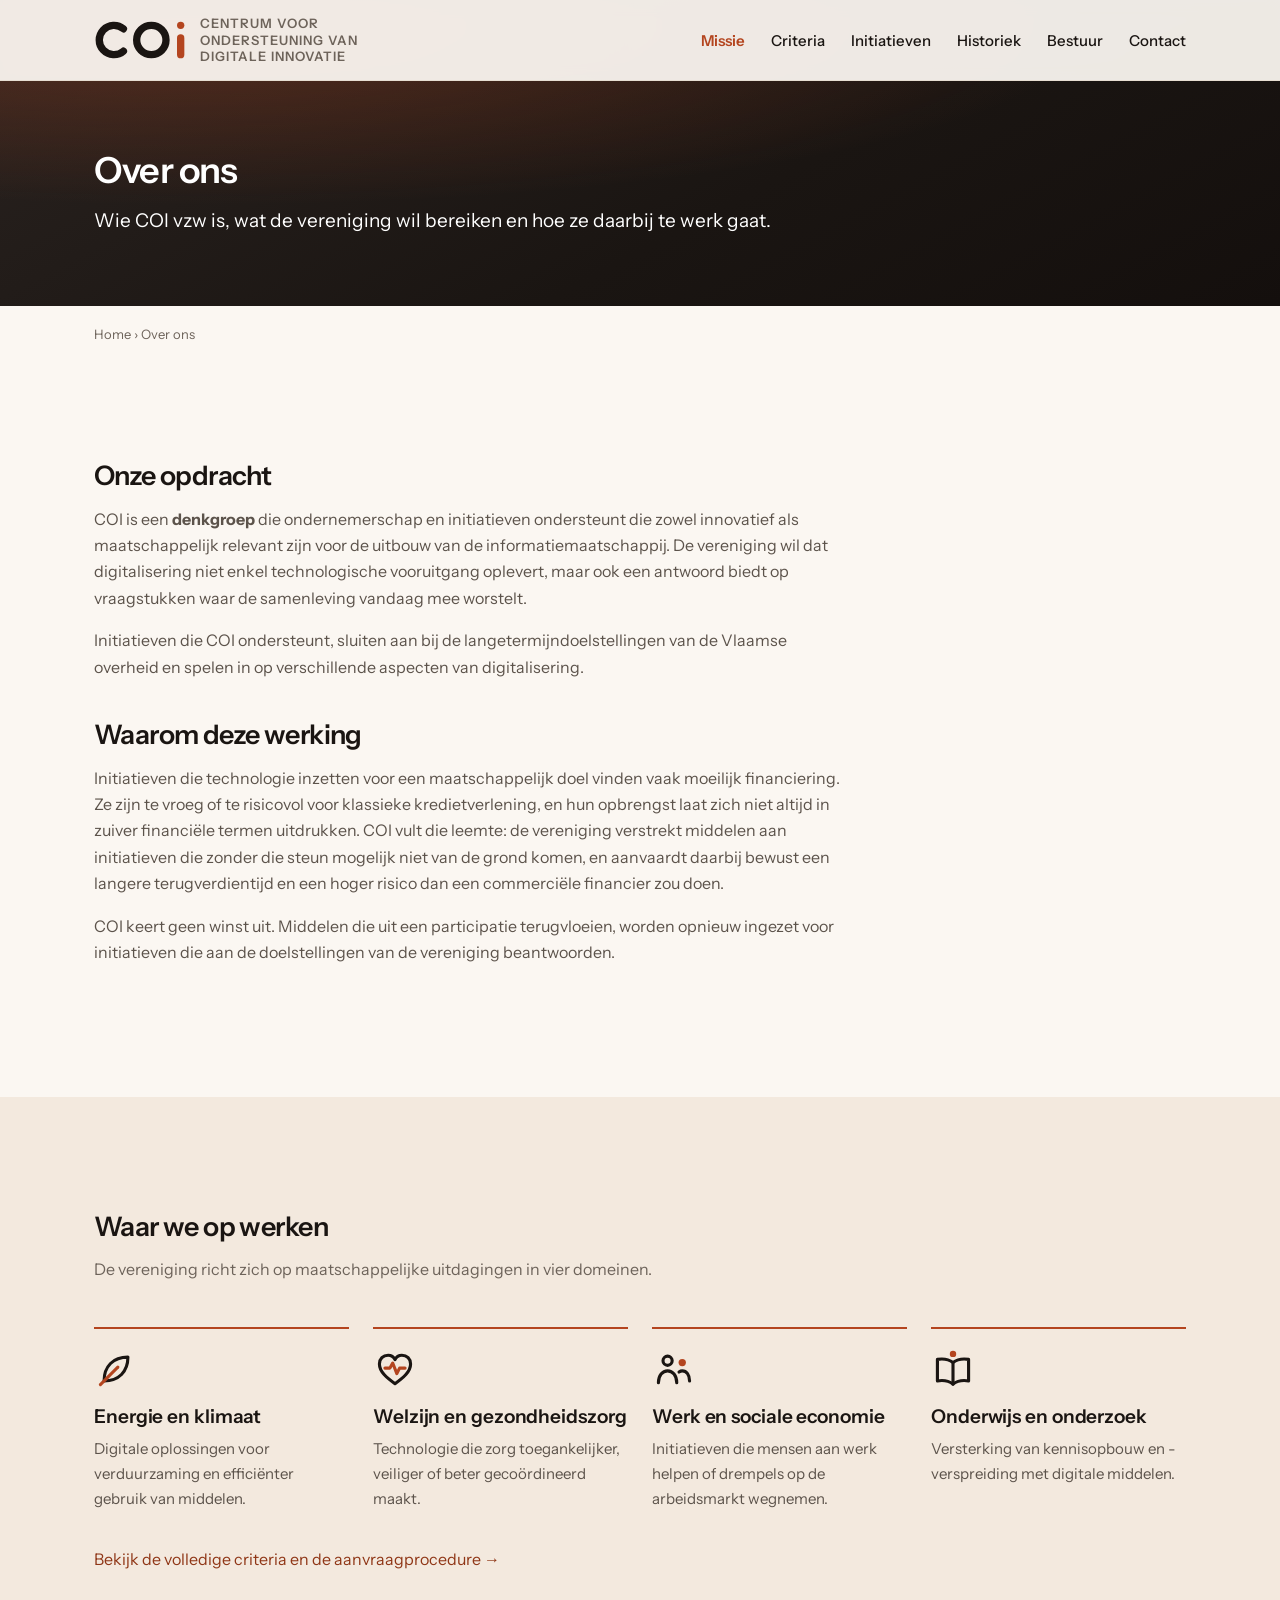
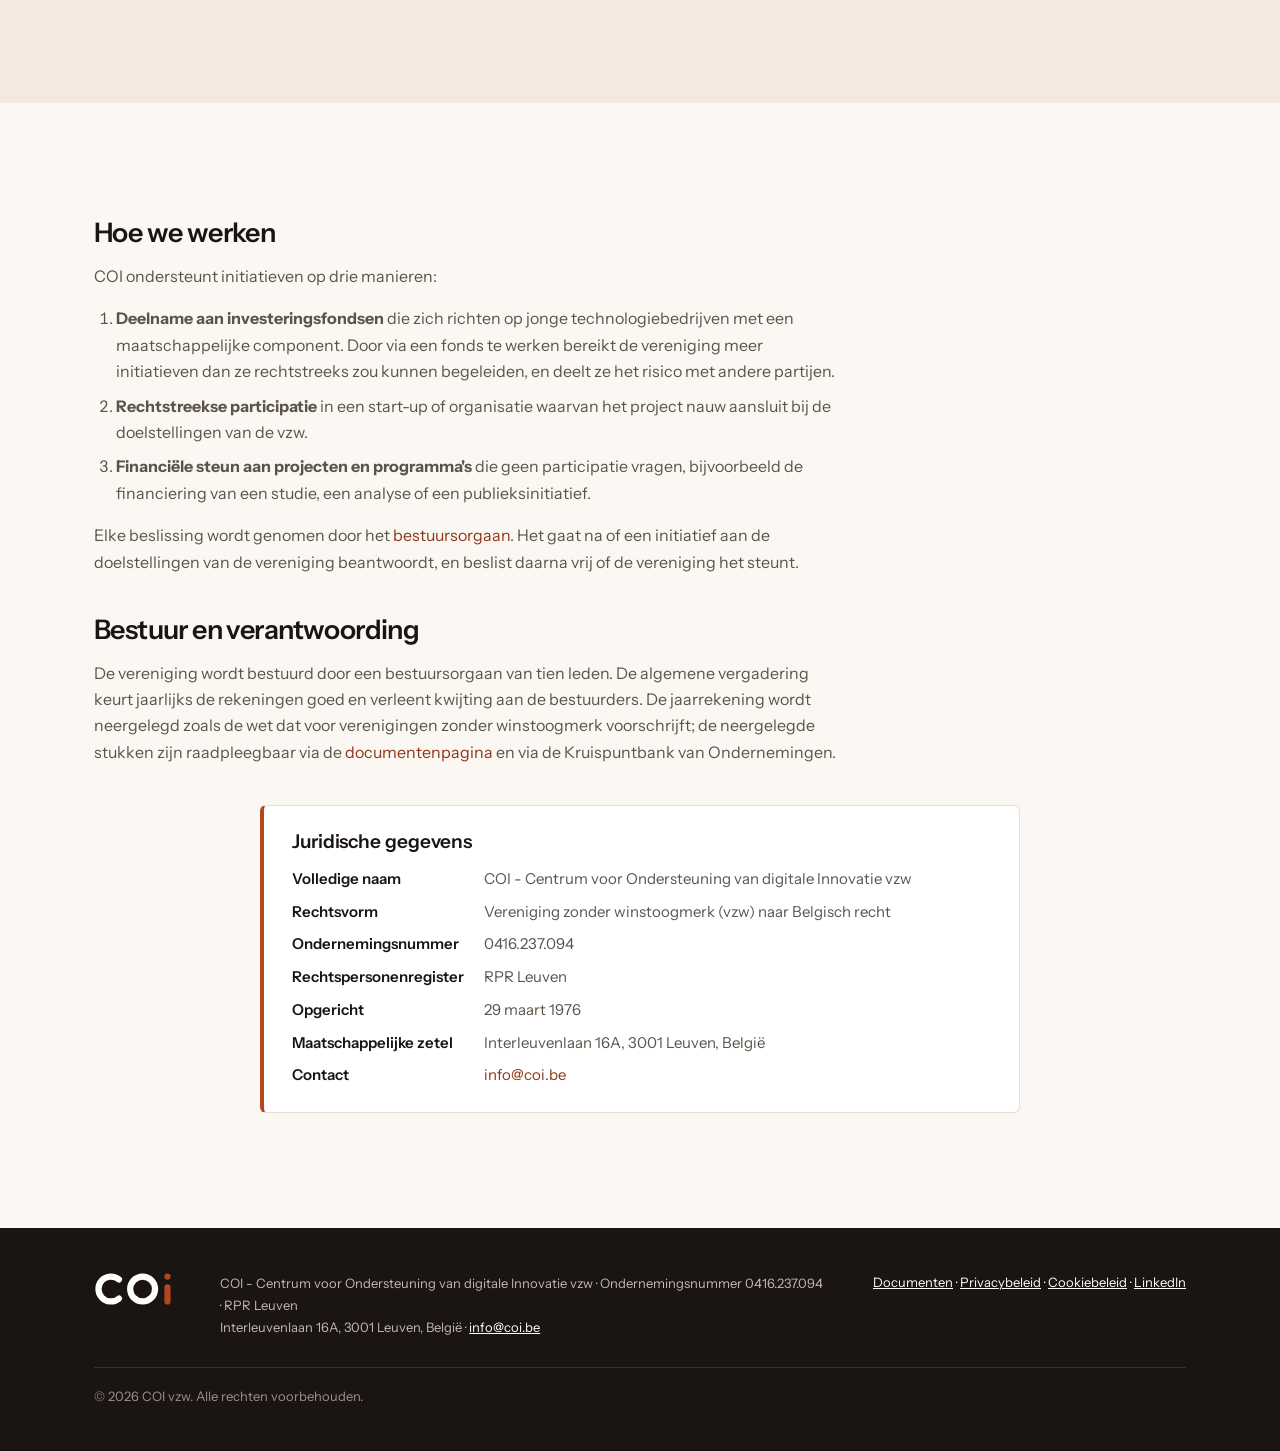
<file: over-ons/index.html>
<!DOCTYPE html>
<html lang="nl">
<head>
<meta charset="UTF-8" />
<meta name="viewport" content="width=device-width, initial-scale=1.0" />
<title>Over ons - COI vzw</title>
<meta name="description" content="COI vzw is een denkgroep die innovatieve en maatschappelijk relevante initiatieven in de informatiemaatschappij ondersteunt. Doelstellingen, werking en juridische gegevens." />
<link rel="canonical" href="https://www.coi.be/over-ons/" />
<meta property="og:type" content="website" />
<meta property="og:site_name" content="COI vzw" />
<meta property="og:locale" content="nl_BE" />
<meta property="og:title" content="Over ons - COI vzw" />
<meta property="og:description" content="COI vzw is een denkgroep die innovatieve en maatschappelijk relevante initiatieven in de informatiemaatschappij ondersteunt. Doelstellingen, werking en juridische gegevens." />
<meta property="og:url" content="https://www.coi.be/over-ons/" />
<meta property="og:image" content="https://www.coi.be/assets/deelbeeld.png?v=3" />
<meta property="og:image:width" content="2400" />
<meta property="og:image:height" content="1254" />
<meta property="og:image:alt" content="COI vzw: wij ondersteunen digitale innovatie met maatschappelijke impact" />
<meta name="twitter:card" content="summary_large_image" />
<link rel="icon" type="image/svg+xml" href="../assets/favicon.svg" />
<link rel="icon" type="image/png" sizes="32x32" href="../assets/favicon-32.png" />
<link rel="icon" type="image/png" sizes="16x16" href="../assets/favicon-16.png" />
<link rel="apple-touch-icon" href="../assets/apple-touch-icon.png" />
<link rel="stylesheet" href="../css/style.css" />
</head>
<body>

<header class="header" id="top">
  <div class="container header__inner">
    <a href="../" class="header__logo">
      <img src="../assets/coi-logo.svg" alt="COI vzw" class="header__logo-mark">
      <span class="header__logo-text">
        <span class="header__logo-sub">Centrum voor Ondersteuning van digitale Innovatie</span>
      </span>
    </a>
    <nav class="nav" id="nav">
      <ul class="nav__list">
        <li><a href="../over-ons/" class="is-active">Missie</a></li>
        <li><a href="../wat-we-ondersteunen/">Criteria</a></li>
        <li><a href="../projecten/">Initiatieven</a></li>
        <li><a href="../historiek/">Historiek</a></li>
        <li><a href="../bestuursorgaan/">Bestuur</a></li>
        <li><a href="../contact/">Contact</a></li>
      </ul>
    </nav>
    <button class="nav-toggle" id="navToggle" aria-label="Menu openen" aria-expanded="false">
      <span></span><span></span><span></span>
    </button>
  </div>
</header>

<section class="page-hero">
  <div class="page-hero__overlay"></div>
  <div class="container page-hero__content">
    <h1>Over ons</h1>
    <p>Wie COI vzw is, wat de vereniging wil bereiken en hoe ze daarbij te werk gaat.</p>
  </div>
</section>

<main>
  <div class="container">
    <p class="breadcrumb"><a href="../">Home</a> &rsaquo; Over ons</p>
  </div>

  <section class="section">
    <div class="container">
      <div class="prose">

        <h2>Onze opdracht</h2>
        <p>COI is een <strong>denkgroep</strong> die ondernemerschap en initiatieven ondersteunt die zowel innovatief als maatschappelijk relevant zijn voor de uitbouw van de informatiemaatschappij. De vereniging wil dat digitalisering niet enkel technologische vooruitgang oplevert, maar ook een antwoord biedt op vraagstukken waar de samenleving vandaag mee worstelt.</p>
        <p>Initiatieven die COI ondersteunt, sluiten aan bij de langetermijndoelstellingen van de Vlaamse overheid en spelen in op verschillende aspecten van digitalisering.</p>

        <h2>Waarom deze werking</h2>
        <p>Initiatieven die technologie inzetten voor een maatschappelijk doel vinden vaak moeilijk financiering. Ze zijn te vroeg of te risicovol voor klassieke kredietverlening, en hun opbrengst laat zich niet altijd in zuiver financiële termen uitdrukken. COI vult die leemte: de vereniging verstrekt middelen aan initiatieven die zonder die steun mogelijk niet van de grond komen, en aanvaardt daarbij bewust een langere terugverdientijd en een hoger risico dan een commerciële financier zou doen.</p>
        <p>COI keert geen winst uit. Middelen die uit een participatie terugvloeien, worden opnieuw ingezet voor initiatieven die aan de doelstellingen van de vereniging beantwoorden.</p>

      </div>
    </div>
  </section>

  <section class="section section--alt">
    <div class="container">
      <h2 class="section__title">Waar we op werken</h2>
      <p class="section__intro">De vereniging richt zich op maatschappelijke uitdagingen in vier domeinen.</p>

      <div class="domeinen">
        <div class="domein">
          <svg class="domein__icoon" viewBox="0 0 48 48" aria-hidden="true" focusable="false"><path d="M11 37C11 21 21 11 37 11C37 27 27 37 11 37Z"/><path class="accent" d="M7 41L26 22"/></svg>
          <h3>Energie en klimaat</h3>
          <p>Digitale oplossingen voor verduurzaming en efficiënter gebruik van middelen.</p>
        </div>
        <div class="domein">
          <svg class="domein__icoon" viewBox="0 0 48 48" aria-hidden="true" focusable="false"><path d="M24 40C15 33.5 7 27 7 18.5C7 13 11 9 16.5 9C20 9 22.7 11 24 13.8C25.3 11 28 9 31.5 9C37 9 41 13 41 18.5C41 27 33 33.5 24 40Z"/><path class="accent" d="M13 23H18.5L21.5 17.5L26 29L29 23H35"/></svg>
          <h3>Welzijn en gezondheidszorg</h3>
          <p>Technologie die zorg toegankelijker, veiliger of beter gecoördineerd maakt.</p>
        </div>
        <div class="domein">
          <svg class="domein__icoon" viewBox="0 0 48 48" aria-hidden="true" focusable="false"><circle cx="17" cy="15" r="5"/><path d="M7 39C7 31 11.5 26 17 26C22.5 26 27 31 27 39"/><circle class="punt" cx="33" cy="17" r="4"/><path d="M29.5 27.3C30.6 26.5 31.8 26 33 26C37.7 26 41 30.5 41 37"/></svg>
          <h3>Werk en sociale economie</h3>
          <p>Initiatieven die mensen aan werk helpen of drempels op de arbeidsmarkt wegnemen.</p>
        </div>
        <div class="domein">
          <svg class="domein__icoon" viewBox="0 0 48 48" aria-hidden="true" focusable="false"><path d="M24 17C19.5 13.5 13 12.5 7 13.5V37C13 36 19.5 37 24 40.5C28.5 37 35 36 41 37V13.5C35 12.5 28.5 13.5 24 17Z"/><path d="M24 17V40.5"/><circle class="punt" cx="24" cy="7.5" r="3.5"/></svg>
          <h3>Onderwijs en onderzoek</h3>
          <p>Versterking van kennisopbouw en -verspreiding met digitale middelen.</p>
        </div>
      </div>

      <div class="prose" style="margin-top:34px;">
        <p><a href="../wat-we-ondersteunen/">Bekijk de volledige criteria en de aanvraagprocedure &rarr;</a></p>
      </div>
    </div>
  </section>

  <section class="section">
    <div class="container">
      <div class="prose">

        <h2>Hoe we werken</h2>
        <p>COI ondersteunt initiatieven op drie manieren:</p>
        <ol>
          <li><strong>Deelname aan investeringsfondsen</strong> die zich richten op jonge technologiebedrijven met een maatschappelijke component. Door via een fonds te werken bereikt de vereniging meer initiatieven dan ze rechtstreeks zou kunnen begeleiden, en deelt ze het risico met andere partijen.</li>
          <li><strong>Rechtstreekse participatie</strong> in een start-up of organisatie waarvan het project nauw aansluit bij de doelstellingen van de vzw.</li>
          <li><strong>Financiële steun aan projecten en programma's</strong> die geen participatie vragen, bijvoorbeeld de financiering van een studie, een analyse of een publieksinitiatief.</li>
        </ol>
        <p>Elke beslissing wordt genomen door het <a href="../bestuursorgaan/">bestuursorgaan</a>. Het gaat na of een initiatief aan de doelstellingen van de vereniging beantwoordt, en beslist daarna vrij of de vereniging het steunt.</p>

        <h2>Bestuur en verantwoording</h2>
        <p>De vereniging wordt bestuurd door een bestuursorgaan van tien leden. De algemene vergadering keurt jaarlijks de rekeningen goed en verleent kwijting aan de bestuurders. De jaarrekening wordt neergelegd zoals de wet dat voor verenigingen zonder winstoogmerk voorschrijft; de neergelegde stukken zijn raadpleegbaar via de <a href="../documenten/">documentenpagina</a> en via de Kruispuntbank van Ondernemingen.</p>

      </div>

      <div class="identity">
        <h3>Juridische gegevens</h3>
        <dl>
          <dt>Volledige naam</dt>
          <dd>COI - Centrum voor Ondersteuning van digitale Innovatie vzw</dd>
          <dt>Rechtsvorm</dt>
          <dd>Vereniging zonder winstoogmerk (vzw) naar Belgisch recht</dd>
          <dt>Ondernemingsnummer</dt>
          <dd>0416.237.094</dd>
          <dt>Rechtspersonenregister</dt>
          <dd>RPR Leuven</dd>
          <dt>Opgericht</dt>
          <dd>29 maart 1976</dd>
          <dt>Maatschappelijke zetel</dt>
          <dd>Interleuvenlaan 16A, 3001 Leuven, België</dd>
          <dt>Contact</dt>
          <dd><a href="mailto:info@coi.be">info@coi.be</a></dd>
        </dl>
      </div>
    </div>
  </section>
</main>

<footer class="footer">
  <div class="container footer__inner">
    <img src="../assets/coi-logo-wit.svg" alt="COI vzw" class="footer__logo">
    <p class="footer__legal">
      COI - Centrum voor Ondersteuning van digitale Innovatie vzw &middot; Ondernemingsnummer 0416.237.094 &middot; RPR Leuven<br>
      Interleuvenlaan 16A, 3001 Leuven, België &middot; <a href="mailto:info@coi.be">info@coi.be</a>
    </p>
    <p class="footer__links">
      <a href="../documenten/">Documenten</a> &middot;
      <a href="../privacy/">Privacybeleid</a> &middot;
      <a href="../cookies/">Cookiebeleid</a> &middot;
      <a href="https://www.linkedin.com/company/coivzw" rel="noopener">LinkedIn</a>
    </p>
    <p class="footer__copy">&copy; <span id="year"></span> COI vzw. Alle rechten voorbehouden.</p>
  </div>
</footer>

<script src="../js/script.js"></script>
</body>
</html>
</file>
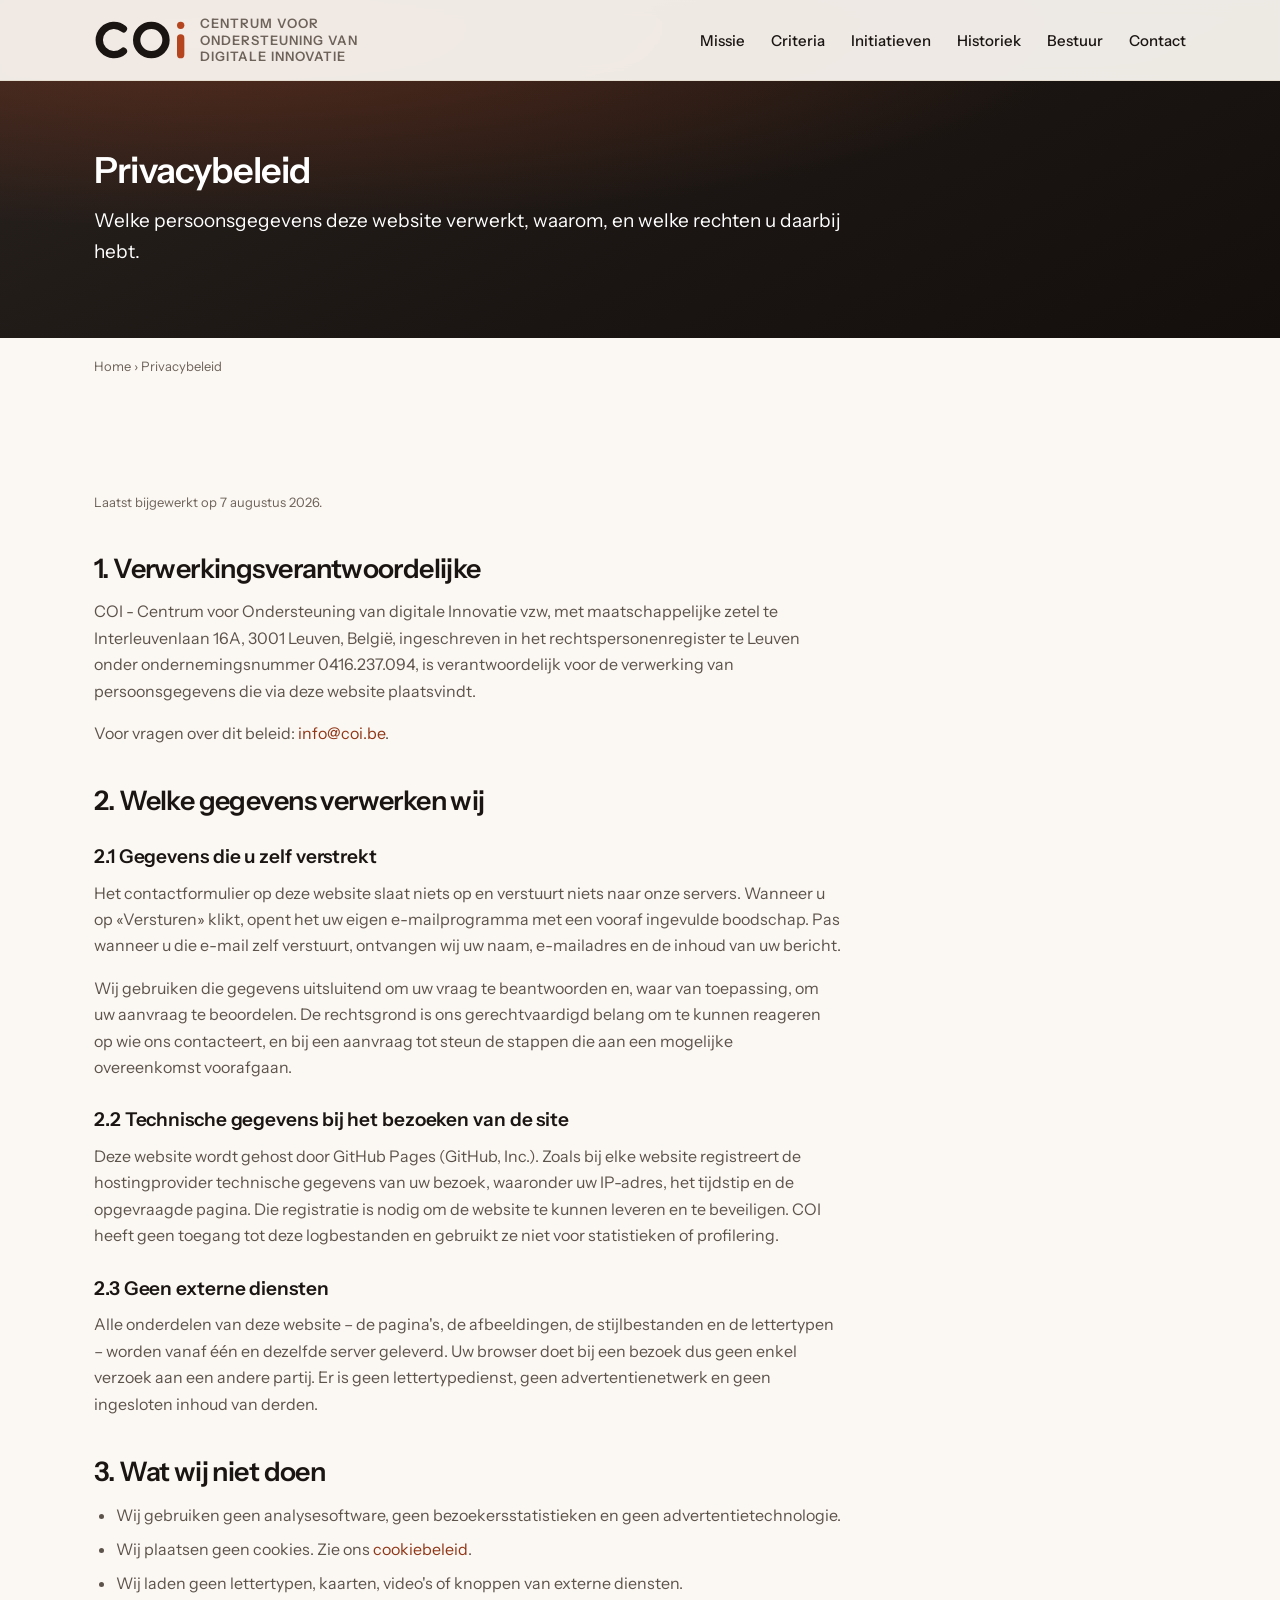
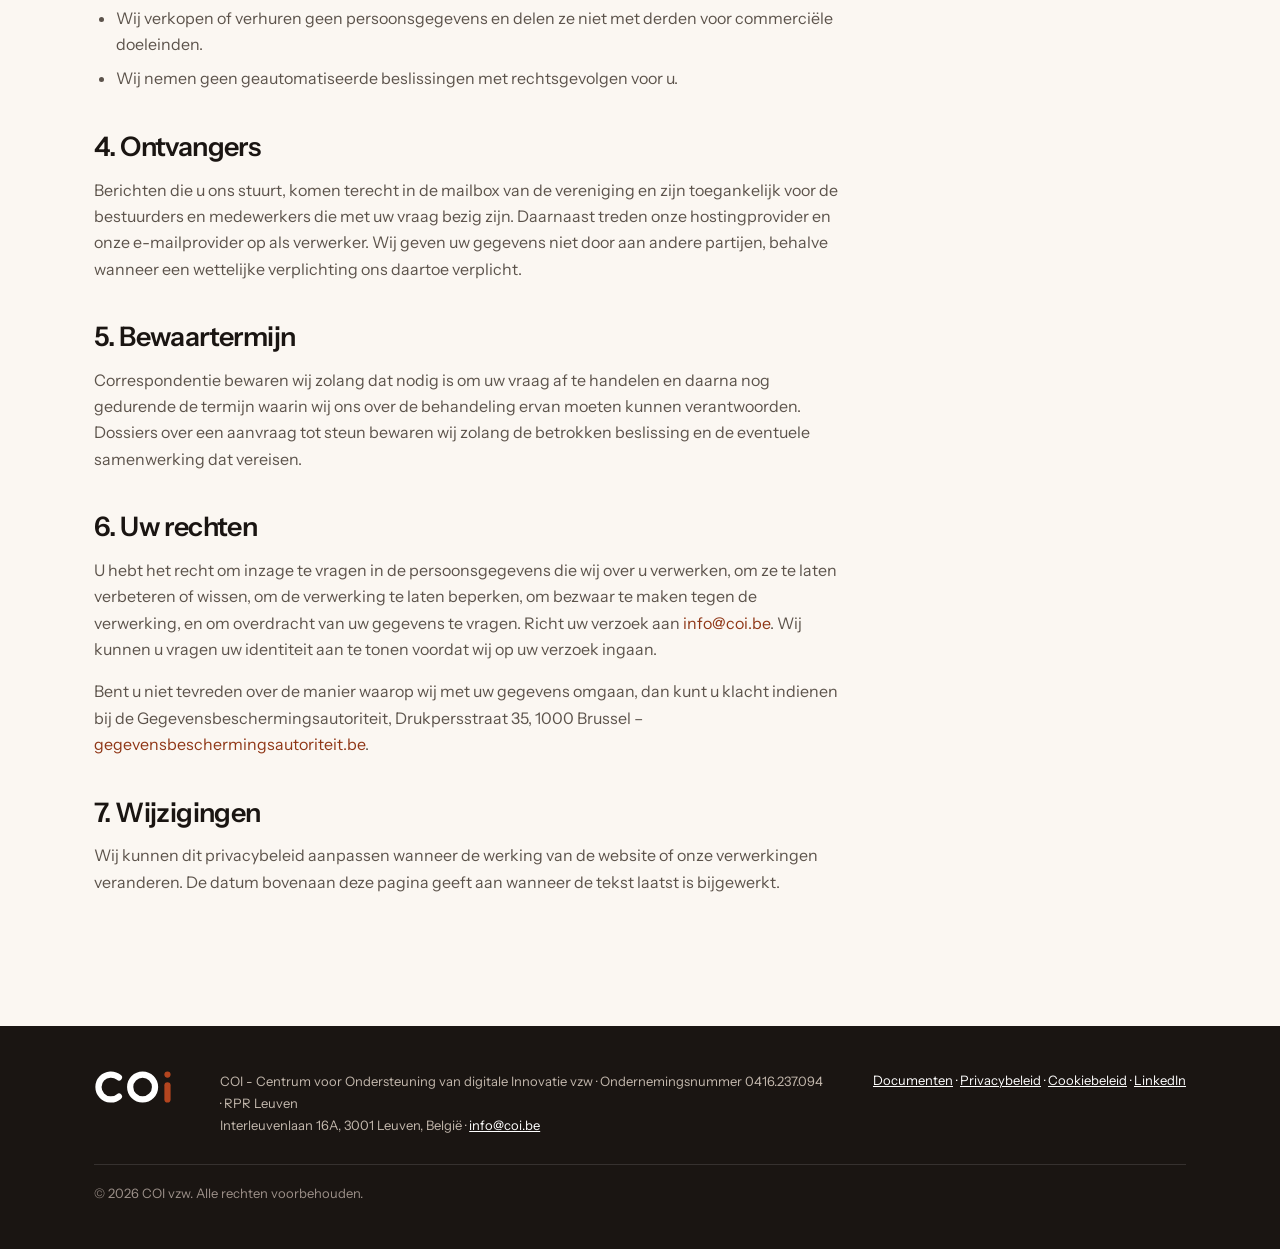
<file: privacy/index.html>
<!DOCTYPE html>
<html lang="nl">
<head>
<meta charset="UTF-8" />
<meta name="viewport" content="width=device-width, initial-scale=1.0" />
<title>Privacybeleid - COI vzw</title>
<meta name="description" content="Hoe COI vzw omgaat met persoonsgegevens van bezoekers van deze website en van wie contact opneemt." />
<link rel="canonical" href="https://www.coi.be/privacy/" />
<meta property="og:type" content="website" />
<meta property="og:site_name" content="COI vzw" />
<meta property="og:locale" content="nl_BE" />
<meta property="og:title" content="Privacybeleid - COI vzw" />
<meta property="og:description" content="Hoe COI vzw omgaat met persoonsgegevens van bezoekers van deze website en van wie contact opneemt." />
<meta property="og:url" content="https://www.coi.be/privacy/" />
<meta property="og:image" content="https://www.coi.be/assets/deelbeeld.png?v=3" />
<meta property="og:image:width" content="2400" />
<meta property="og:image:height" content="1254" />
<meta property="og:image:alt" content="COI vzw: wij ondersteunen digitale innovatie met maatschappelijke impact" />
<meta name="twitter:card" content="summary_large_image" />
<link rel="icon" type="image/svg+xml" href="../assets/favicon.svg" />
<link rel="icon" type="image/png" sizes="32x32" href="../assets/favicon-32.png" />
<link rel="icon" type="image/png" sizes="16x16" href="../assets/favicon-16.png" />
<link rel="apple-touch-icon" href="../assets/apple-touch-icon.png" />
<link rel="stylesheet" href="../css/style.css" />
</head>
<body>

<header class="header" id="top">
  <div class="container header__inner">
    <a href="../" class="header__logo">
      <img src="../assets/coi-logo.svg" alt="COI vzw" class="header__logo-mark">
      <span class="header__logo-text">
        <span class="header__logo-sub">Centrum voor Ondersteuning van digitale Innovatie</span>
      </span>
    </a>
    <nav class="nav" id="nav">
      <ul class="nav__list">
        <li><a href="../over-ons/">Missie</a></li>
        <li><a href="../wat-we-ondersteunen/">Criteria</a></li>
        <li><a href="../projecten/">Initiatieven</a></li>
        <li><a href="../historiek/">Historiek</a></li>
        <li><a href="../bestuursorgaan/">Bestuur</a></li>
        <li><a href="../contact/">Contact</a></li>
      </ul>
    </nav>
    <button class="nav-toggle" id="navToggle" aria-label="Menu openen" aria-expanded="false">
      <span></span><span></span><span></span>
    </button>
  </div>
</header>

<section class="page-hero">
  <div class="page-hero__overlay"></div>
  <div class="container page-hero__content">
    <h1>Privacybeleid</h1>
    <p>Welke persoonsgegevens deze website verwerkt, waarom, en welke rechten u daarbij hebt.</p>
  </div>
</section>

<main>
  <div class="container">
    <p class="breadcrumb"><a href="../">Home</a> &rsaquo; Privacybeleid</p>
  </div>

  <section class="section">
    <div class="container">
      <div class="prose">
        <p class="prose__updated">Laatst bijgewerkt op 7 augustus 2026.</p>

        <h2>1. Verwerkingsverantwoordelijke</h2>
        <p>COI - Centrum voor Ondersteuning van digitale Innovatie vzw, met maatschappelijke zetel te Interleuvenlaan 16A, 3001 Leuven, België, ingeschreven in het rechtspersonenregister te Leuven onder ondernemingsnummer 0416.237.094, is verantwoordelijk voor de verwerking van persoonsgegevens die via deze website plaatsvindt.</p>
        <p>Voor vragen over dit beleid: <a href="mailto:info@coi.be">info@coi.be</a>.</p>

        <h2>2. Welke gegevens verwerken wij</h2>

        <h3>2.1 Gegevens die u zelf verstrekt</h3>
        <p>Het contactformulier op deze website slaat niets op en verstuurt niets naar onze servers. Wanneer u op &laquo;Versturen&raquo; klikt, opent het uw eigen e-mailprogramma met een vooraf ingevulde boodschap. Pas wanneer u die e-mail zelf verstuurt, ontvangen wij uw naam, e-mailadres en de inhoud van uw bericht.</p>
        <p>Wij gebruiken die gegevens uitsluitend om uw vraag te beantwoorden en, waar van toepassing, om uw aanvraag te beoordelen. De rechtsgrond is ons gerechtvaardigd belang om te kunnen reageren op wie ons contacteert, en bij een aanvraag tot steun de stappen die aan een mogelijke overeenkomst voorafgaan.</p>

        <h3>2.2 Technische gegevens bij het bezoeken van de site</h3>
        <p>Deze website wordt gehost door GitHub Pages (GitHub, Inc.). Zoals bij elke website registreert de hostingprovider technische gegevens van uw bezoek, waaronder uw IP-adres, het tijdstip en de opgevraagde pagina. Die registratie is nodig om de website te kunnen leveren en te beveiligen. COI heeft geen toegang tot deze logbestanden en gebruikt ze niet voor statistieken of profilering.</p>

        <h3>2.3 Geen externe diensten</h3>
        <p>Alle onderdelen van deze website &ndash; de pagina's, de afbeeldingen, de stijlbestanden en de lettertypen &ndash; worden vanaf één en dezelfde server geleverd. Uw browser doet bij een bezoek dus geen enkel verzoek aan een andere partij. Er is geen lettertypedienst, geen advertentienetwerk en geen ingesloten inhoud van derden.</p>

        <h2>3. Wat wij niet doen</h2>
        <ul>
          <li>Wij gebruiken geen analysesoftware, geen bezoekersstatistieken en geen advertentietechnologie.</li>
          <li>Wij plaatsen geen cookies. Zie ons <a href="../cookies/">cookiebeleid</a>.</li>
          <li>Wij laden geen lettertypen, kaarten, video's of knoppen van externe diensten.</li>
          <li>Wij verkopen of verhuren geen persoonsgegevens en delen ze niet met derden voor commerciële doeleinden.</li>
          <li>Wij nemen geen geautomatiseerde beslissingen met rechtsgevolgen voor u.</li>
        </ul>

        <h2>4. Ontvangers</h2>
        <p>Berichten die u ons stuurt, komen terecht in de mailbox van de vereniging en zijn toegankelijk voor de bestuurders en medewerkers die met uw vraag bezig zijn. Daarnaast treden onze hostingprovider en onze e-mailprovider op als verwerker. Wij geven uw gegevens niet door aan andere partijen, behalve wanneer een wettelijke verplichting ons daartoe verplicht.</p>

        <h2>5. Bewaartermijn</h2>
        <p>Correspondentie bewaren wij zolang dat nodig is om uw vraag af te handelen en daarna nog gedurende de termijn waarin wij ons over de behandeling ervan moeten kunnen verantwoorden. Dossiers over een aanvraag tot steun bewaren wij zolang de betrokken beslissing en de eventuele samenwerking dat vereisen.</p>

        <h2>6. Uw rechten</h2>
        <p>U hebt het recht om inzage te vragen in de persoonsgegevens die wij over u verwerken, om ze te laten verbeteren of wissen, om de verwerking te laten beperken, om bezwaar te maken tegen de verwerking, en om overdracht van uw gegevens te vragen. Richt uw verzoek aan <a href="mailto:info@coi.be">info@coi.be</a>. Wij kunnen u vragen uw identiteit aan te tonen voordat wij op uw verzoek ingaan.</p>
        <p>Bent u niet tevreden over de manier waarop wij met uw gegevens omgaan, dan kunt u klacht indienen bij de Gegevensbeschermingsautoriteit, Drukpersstraat 35, 1000 Brussel &ndash; <a href="https://www.gegevensbeschermingsautoriteit.be" rel="noopener">gegevensbeschermingsautoriteit.be</a>.</p>

        <h2>7. Wijzigingen</h2>
        <p>Wij kunnen dit privacybeleid aanpassen wanneer de werking van de website of onze verwerkingen veranderen. De datum bovenaan deze pagina geeft aan wanneer de tekst laatst is bijgewerkt.</p>
      </div>
    </div>
  </section>
</main>

<footer class="footer">
  <div class="container footer__inner">
    <img src="../assets/coi-logo-wit.svg" alt="COI vzw" class="footer__logo">
    <p class="footer__legal">
      COI - Centrum voor Ondersteuning van digitale Innovatie vzw &middot; Ondernemingsnummer 0416.237.094 &middot; RPR Leuven<br>
      Interleuvenlaan 16A, 3001 Leuven, België &middot; <a href="mailto:info@coi.be">info@coi.be</a>
    </p>
    <p class="footer__links">
      <a href="../documenten/">Documenten</a> &middot;
      <a href="../privacy/">Privacybeleid</a> &middot;
      <a href="../cookies/">Cookiebeleid</a> &middot;
      <a href="https://www.linkedin.com/company/coivzw" rel="noopener">LinkedIn</a>
    </p>
    <p class="footer__copy">&copy; <span id="year"></span> COI vzw. Alle rechten voorbehouden.</p>
  </div>
</footer>

<script src="../js/script.js"></script>
</body>
</html>
</file>
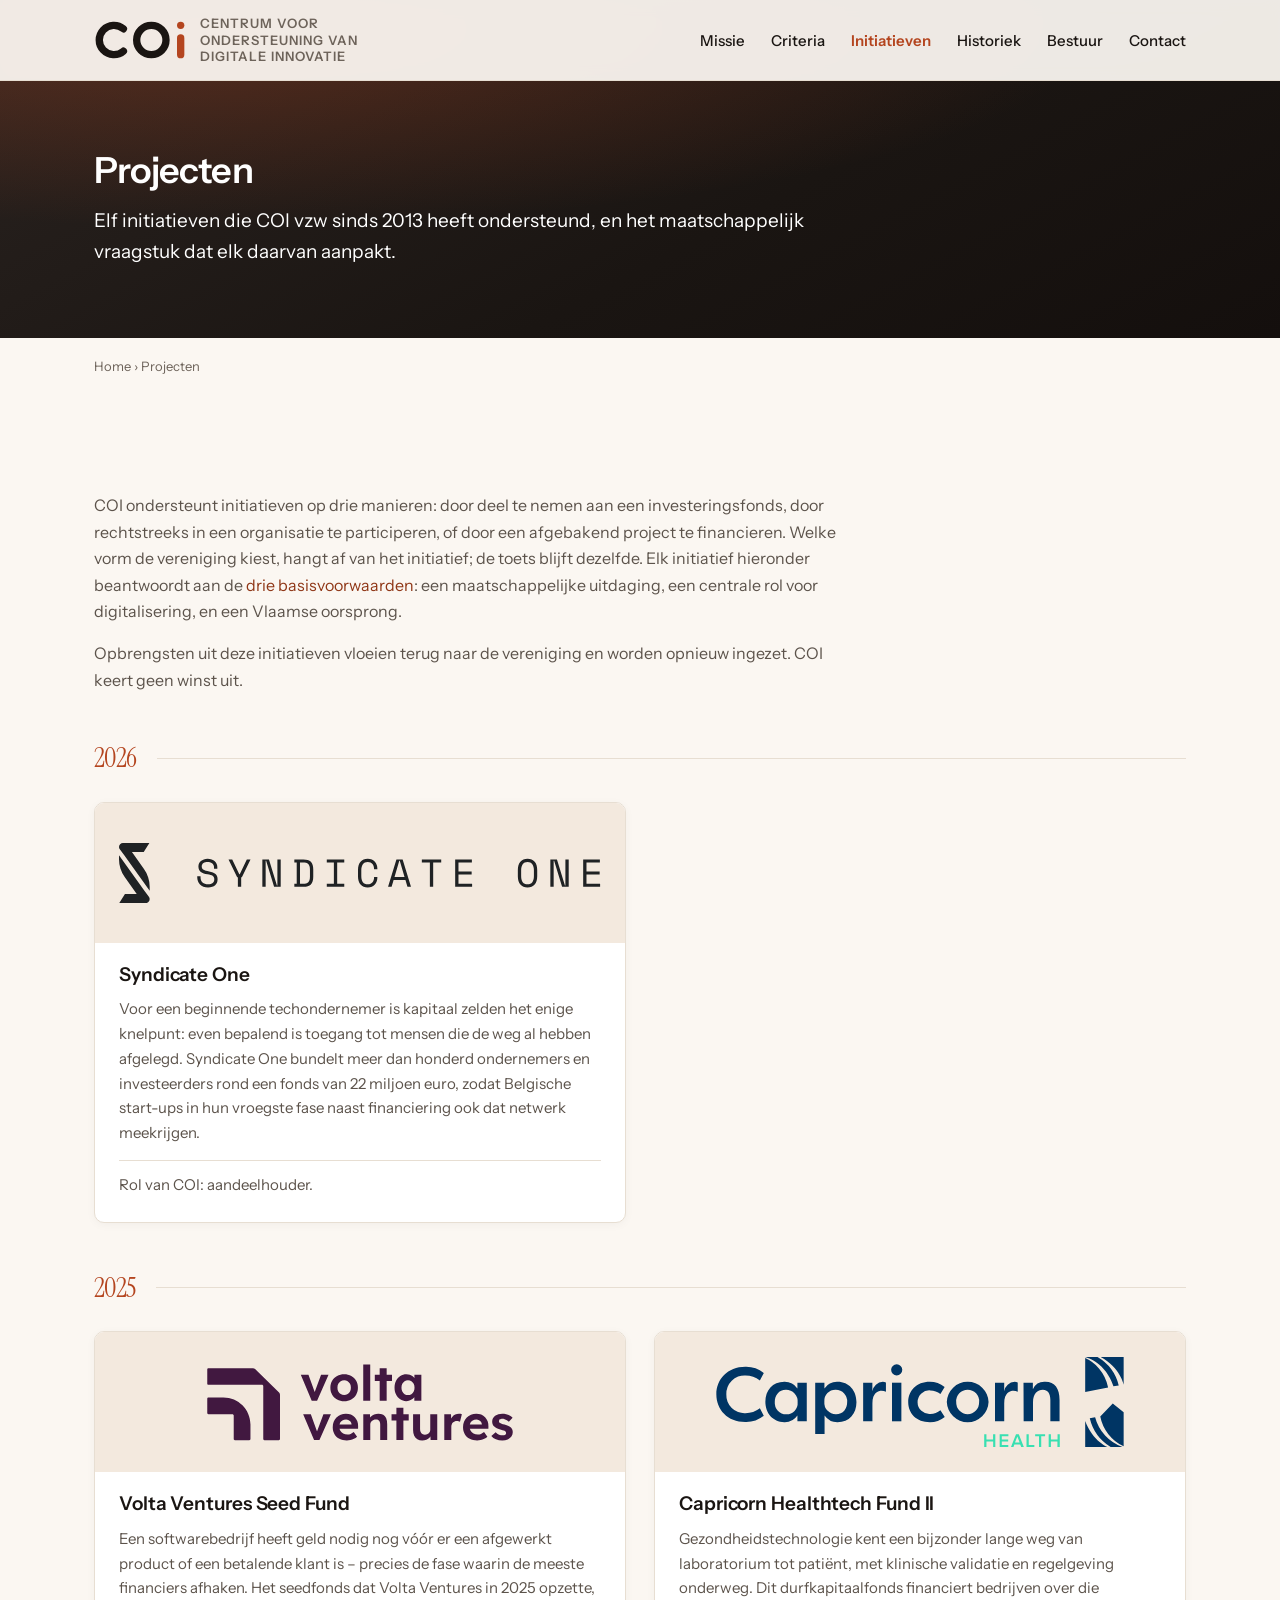
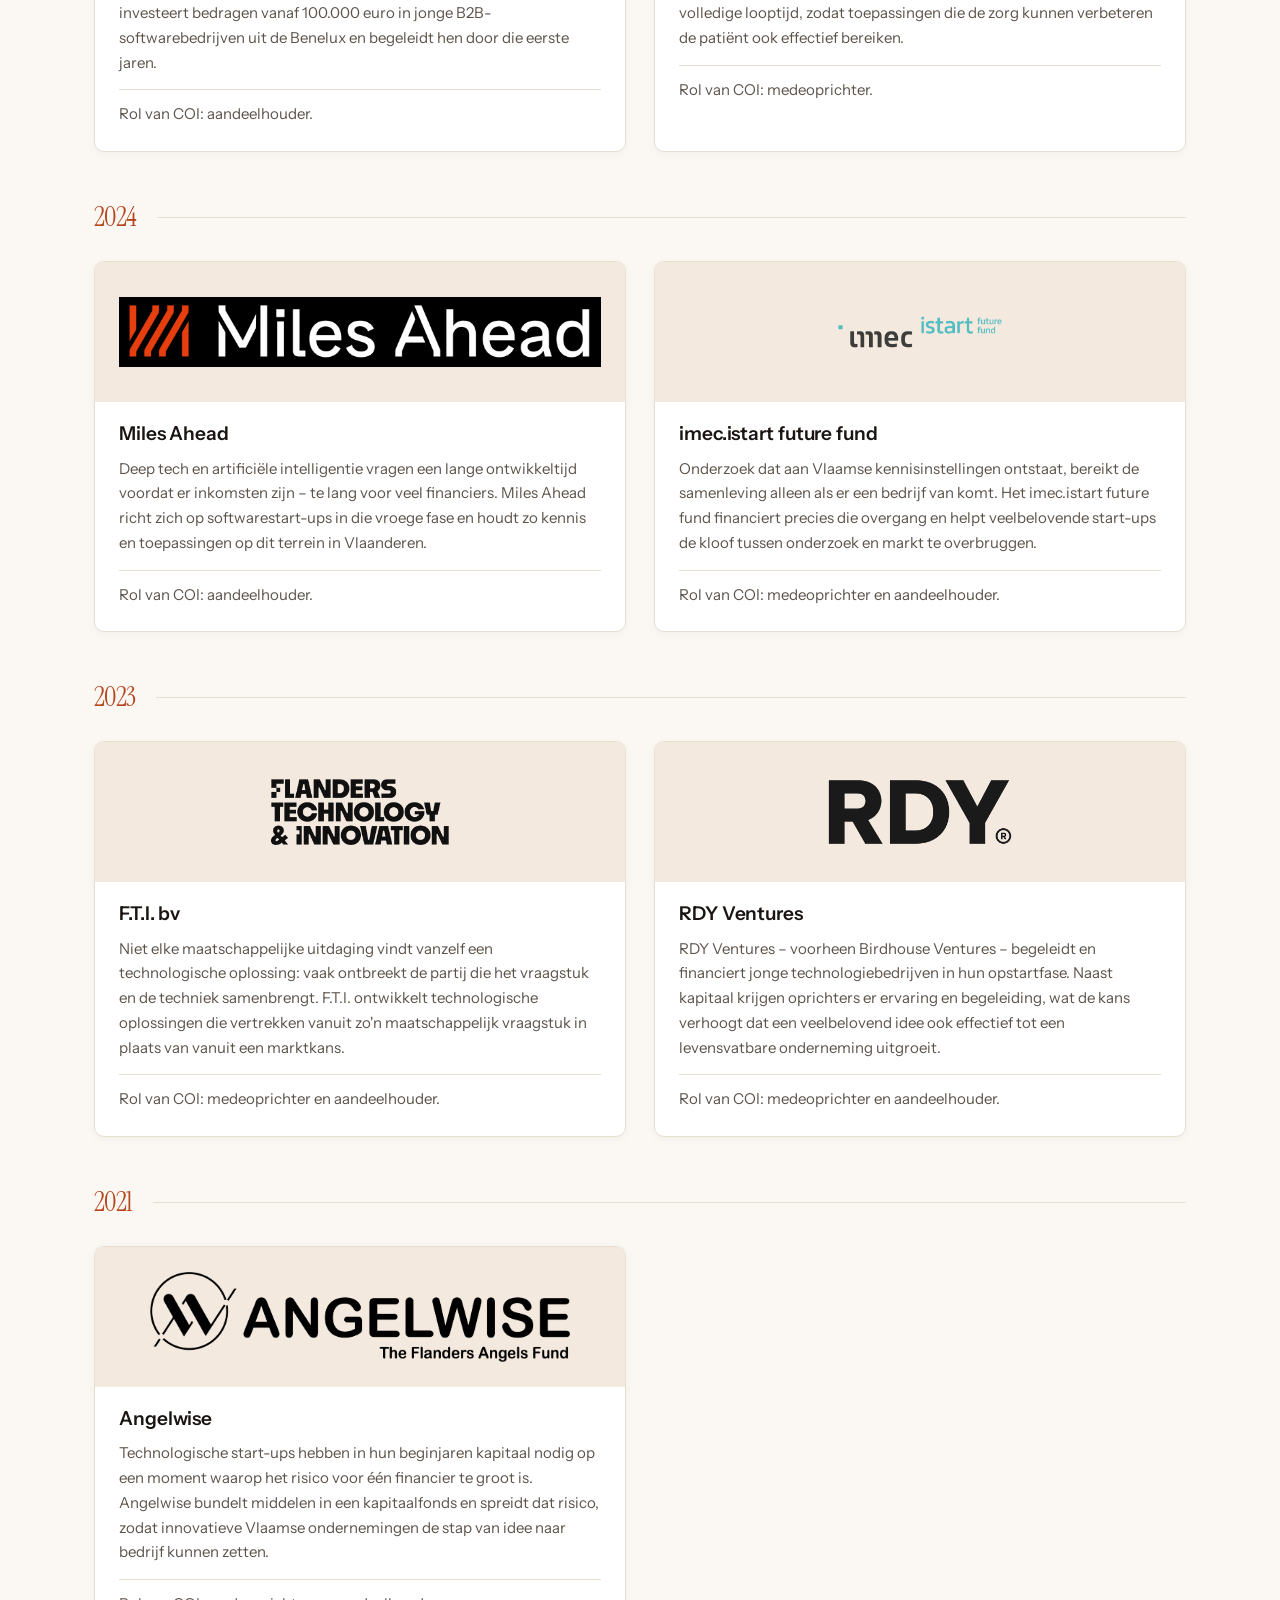
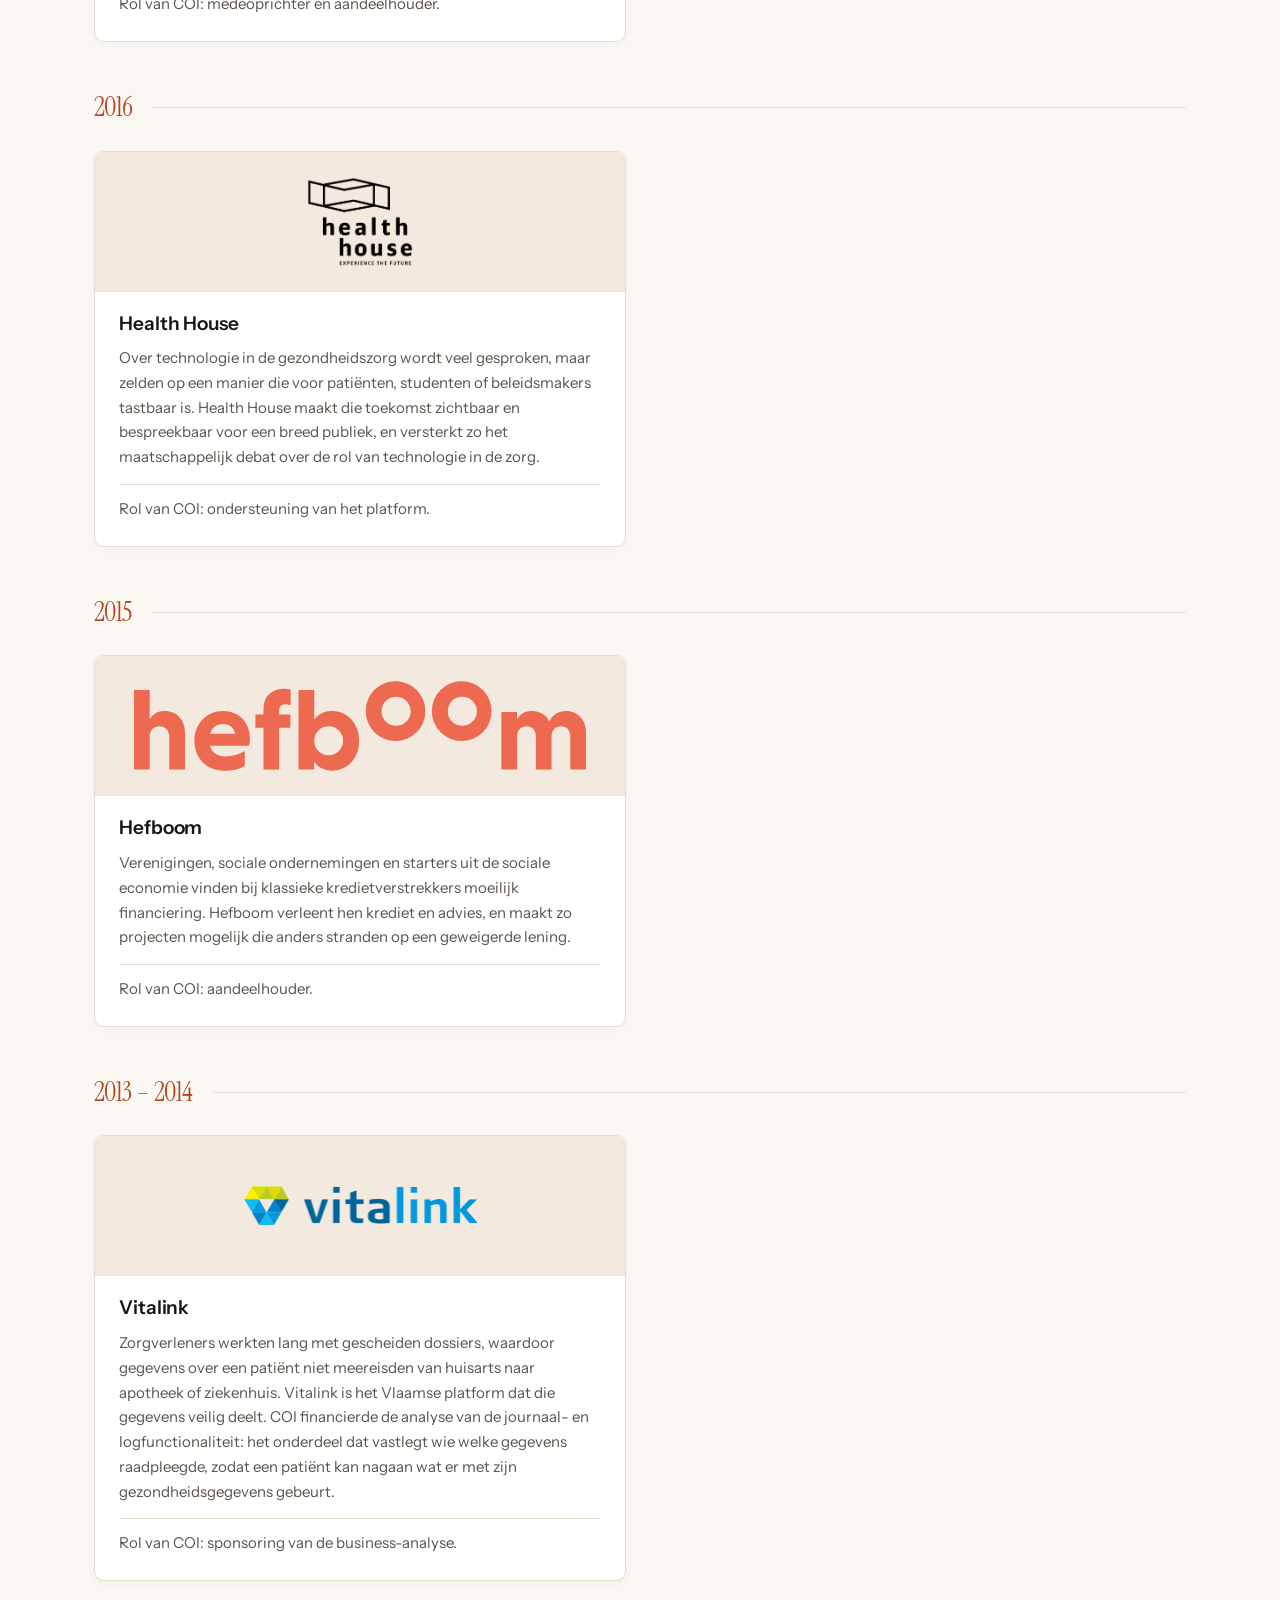
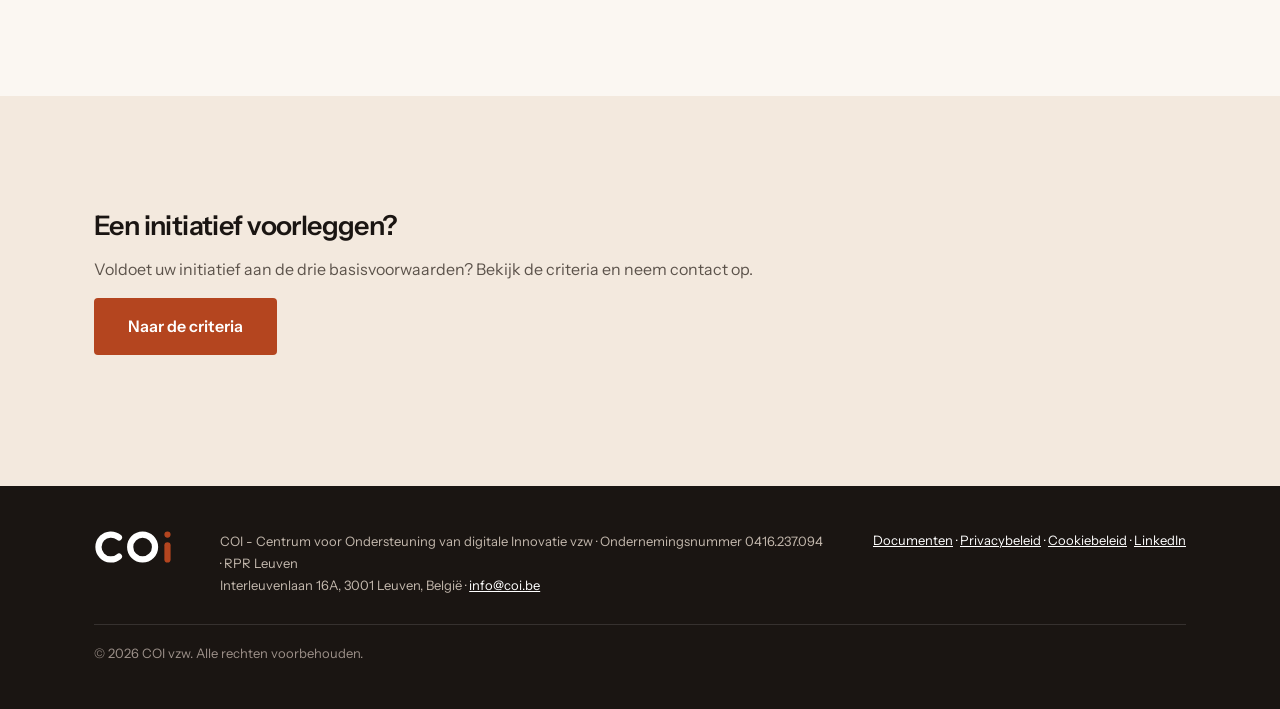
<file: projecten/index.html>
<!DOCTYPE html>
<html lang="nl">
<head>
<meta charset="UTF-8" />
<meta name="viewport" content="width=device-width, initial-scale=1.0" />
<title>Projecten - COI vzw</title>
<meta name="description" content="De initiatieven die COI vzw sinds 2013 heeft ondersteund, en welk maatschappelijk vraagstuk elk daarvan aanpakt." />
<link rel="canonical" href="https://www.coi.be/projecten/" />
<meta property="og:type" content="website" />
<meta property="og:site_name" content="COI vzw" />
<meta property="og:locale" content="nl_BE" />
<meta property="og:title" content="Projecten - COI vzw" />
<meta property="og:description" content="De initiatieven die COI vzw sinds 2013 heeft ondersteund, en welk maatschappelijk vraagstuk elk daarvan aanpakt." />
<meta property="og:url" content="https://www.coi.be/projecten/" />
<meta property="og:image" content="https://www.coi.be/assets/deelbeeld.png?v=3" />
<meta property="og:image:width" content="2400" />
<meta property="og:image:height" content="1254" />
<meta property="og:image:alt" content="COI vzw: wij ondersteunen digitale innovatie met maatschappelijke impact" />
<meta name="twitter:card" content="summary_large_image" />
<link rel="icon" type="image/svg+xml" href="../assets/favicon.svg" />
<link rel="icon" type="image/png" sizes="32x32" href="../assets/favicon-32.png" />
<link rel="icon" type="image/png" sizes="16x16" href="../assets/favicon-16.png" />
<link rel="apple-touch-icon" href="../assets/apple-touch-icon.png" />
<link rel="stylesheet" href="../css/style.css" />
</head>
<body>

<header class="header" id="top">
  <div class="container header__inner">
    <a href="../" class="header__logo">
      <img src="../assets/coi-logo.svg" alt="COI vzw" class="header__logo-mark">
      <span class="header__logo-text">
        <span class="header__logo-sub">Centrum voor Ondersteuning van digitale Innovatie</span>
      </span>
    </a>
    <nav class="nav" id="nav">
      <ul class="nav__list">
        <li><a href="../over-ons/">Missie</a></li>
        <li><a href="../wat-we-ondersteunen/">Criteria</a></li>
        <li><a href="../projecten/" class="is-active">Initiatieven</a></li>
        <li><a href="../historiek/">Historiek</a></li>
        <li><a href="../bestuursorgaan/">Bestuur</a></li>
        <li><a href="../contact/">Contact</a></li>
      </ul>
    </nav>
    <button class="nav-toggle" id="navToggle" aria-label="Menu openen" aria-expanded="false">
      <span></span><span></span><span></span>
    </button>
  </div>
</header>

<section class="page-hero">
  <div class="page-hero__overlay"></div>
  <div class="container page-hero__content">
    <h1>Projecten</h1>
    <p>Elf initiatieven die COI vzw sinds 2013 heeft ondersteund, en het maatschappelijk vraagstuk dat elk daarvan aanpakt.</p>
  </div>
</section>

<main>
  <div class="container">
    <p class="breadcrumb"><a href="../">Home</a> &rsaquo; Projecten</p>
  </div>

  <section class="section">
    <div class="container">
      <div class="prose" style="margin-bottom:50px;">
        <p>COI ondersteunt initiatieven op drie manieren: door deel te nemen aan een investeringsfonds, door rechtstreeks in een organisatie te participeren, of door een afgebakend project te financieren. Welke vorm de vereniging kiest, hangt af van het initiatief; de toets blijft dezelfde. Elk initiatief hieronder beantwoordt aan de <a href="../wat-we-ondersteunen/">drie basisvoorwaarden</a>: een maatschappelijke uitdaging, een centrale rol voor digitalisering, en een Vlaamse oorsprong.</p>
        <p>Opbrengsten uit deze initiatieven vloeien terug naar de vereniging en worden opnieuw ingezet. COI keert geen winst uit.</p>
      </div>

      <!-- Volgorde: nieuw naar oud. Een nieuw project komt dus bovenaan deze lijst. -->
      <div class="projects-grid">

        <h2 class="jaar-kop">2026</h2>

        <div class="project-card" id="syndicate-one">
          <div class="project-card__logo project-card__logo--wide"><img src="../assets/syndicate-one-logo.svg" alt="Syndicate One logo" loading="lazy"></div>
          <div class="project-card__body">
            <h3>Syndicate One</h3>
            <p>Voor een beginnende techondernemer is kapitaal zelden het enige knelpunt: even bepalend is toegang tot mensen die de weg al hebben afgelegd. Syndicate One bundelt meer dan honderd ondernemers en investeerders rond een fonds van 22 miljoen euro, zodat Belgische start-ups in hun vroegste fase naast financiering ook dat netwerk meekrijgen.</p>
            <p class="project-card__role">Rol van COI: aandeelhouder.</p>
          </div>
        </div>

        <h2 class="jaar-kop">2025</h2>

        <div class="project-card" id="volta-ventures-seed-fund">
          <div class="project-card__logo"><img src="../assets/volta-ventures-logo.svg" alt="Volta Ventures logo" loading="lazy"></div>
          <div class="project-card__body">
            <h3>Volta Ventures Seed Fund</h3>
            <p>Een softwarebedrijf heeft geld nodig nog vóór er een afgewerkt product of een betalende klant is &ndash; precies de fase waarin de meeste financiers afhaken. Het seedfonds dat Volta Ventures in 2025 opzette, investeert bedragen vanaf 100.000 euro in jonge B2B-softwarebedrijven uit de Benelux en begeleidt hen door die eerste jaren.</p>
            <p class="project-card__role">Rol van COI: aandeelhouder.</p>
          </div>
        </div>

        <div class="project-card" id="capricorn-healthtech-fund-ii">
          <div class="project-card__logo"><img src="../assets/capricorn-logo.svg" alt="Capricorn logo" loading="lazy"></div>
          <div class="project-card__body">
            <h3>Capricorn Healthtech Fund II</h3>
            <p>Gezondheidstechnologie kent een bijzonder lange weg van laboratorium tot patiënt, met klinische validatie en regelgeving onderweg. Dit durfkapitaalfonds financiert bedrijven over die volledige looptijd, zodat toepassingen die de zorg kunnen verbeteren de patiënt ook effectief bereiken.</p>
            <p class="project-card__role">Rol van COI: medeoprichter.</p>
          </div>
        </div>

        <h2 class="jaar-kop">2024</h2>

        <div class="project-card" id="miles-ahead">
          <div class="project-card__logo project-card__logo--wide"><img src="../assets/miles-ahead-logo.png" alt="Miles Ahead logo" loading="lazy"></div>
          <div class="project-card__body">
            <h3>Miles Ahead</h3>
            <p>Deep tech en artificiële intelligentie vragen een lange ontwikkeltijd voordat er inkomsten zijn &ndash; te lang voor veel financiers. Miles Ahead richt zich op softwarestart-ups in die vroege fase en houdt zo kennis en toepassingen op dit terrein in Vlaanderen.</p>
            <p class="project-card__role">Rol van COI: aandeelhouder.</p>
          </div>
        </div>

        <div class="project-card" id="imecistart-future-fund">
          <div class="project-card__logo project-card__logo--wide"><img src="../assets/imec-istart-future-fund-logo.png" alt="imec.istart future fund logo" loading="lazy"></div>
          <div class="project-card__body">
            <h3>imec.istart future fund</h3>
            <p>Onderzoek dat aan Vlaamse kennisinstellingen ontstaat, bereikt de samenleving alleen als er een bedrijf van komt. Het imec.istart future fund financiert precies die overgang en helpt veelbelovende start-ups de kloof tussen onderzoek en markt te overbruggen.</p>
            <p class="project-card__role">Rol van COI: medeoprichter en aandeelhouder.</p>
          </div>
        </div>

        <h2 class="jaar-kop">2023</h2>

        <div class="project-card" id="fti-bv">
          <div class="project-card__logo project-card__logo--invert"><img src="../assets/fti-logo.png" alt="Flanders Technology &amp; Innovation logo" loading="lazy"></div>
          <div class="project-card__body">
            <h3>F.T.I. bv</h3>
            <p>Niet elke maatschappelijke uitdaging vindt vanzelf een technologische oplossing: vaak ontbreekt de partij die het vraagstuk en de techniek samenbrengt. F.T.I. ontwikkelt technologische oplossingen die vertrekken vanuit zo'n maatschappelijk vraagstuk in plaats van vanuit een marktkans.</p>
            <p class="project-card__role">Rol van COI: medeoprichter en aandeelhouder.</p>
          </div>
        </div>

        <div class="project-card" id="rdy-ventures">
          <div class="project-card__logo project-card__logo--invert"><img src="../assets/RDY_Logo.png" alt="RDY Ventures logo" loading="lazy"></div>
          <div class="project-card__body">
            <h3>RDY Ventures</h3>
            <p>RDY Ventures &ndash; voorheen Birdhouse Ventures &ndash; begeleidt en financiert jonge technologiebedrijven in hun opstartfase. Naast kapitaal krijgen oprichters er ervaring en begeleiding, wat de kans verhoogt dat een veelbelovend idee ook effectief tot een levensvatbare onderneming uitgroeit.</p>
            <p class="project-card__role">Rol van COI: medeoprichter en aandeelhouder.</p>
          </div>
        </div>

        <h2 class="jaar-kop">2021</h2>

        <div class="project-card" id="angelwise">
          <div class="project-card__logo project-card__logo--invert"><img src="../assets/angelwise-logo.png" alt="Angelwise logo" loading="lazy"></div>
          <div class="project-card__body">
            <h3>Angelwise</h3>
            <p>Technologische start-ups hebben in hun beginjaren kapitaal nodig op een moment waarop het risico voor één financier te groot is. Angelwise bundelt middelen in een kapitaalfonds en spreidt dat risico, zodat innovatieve Vlaamse ondernemingen de stap van idee naar bedrijf kunnen zetten.</p>
            <p class="project-card__role">Rol van COI: medeoprichter en aandeelhouder.</p>
          </div>
        </div>

        <h2 class="jaar-kop">2016</h2>

        <div class="project-card" id="health-house">
          <div class="project-card__logo project-card__logo--invert"><img src="../assets/hh_logo_white.png" alt="Health House logo" loading="lazy"></div>
          <div class="project-card__body">
            <h3>Health House</h3>
            <p>Over technologie in de gezondheidszorg wordt veel gesproken, maar zelden op een manier die voor patiënten, studenten of beleidsmakers tastbaar is. Health House maakt die toekomst zichtbaar en bespreekbaar voor een breed publiek, en versterkt zo het maatschappelijk debat over de rol van technologie in de zorg.</p>
            <p class="project-card__role">Rol van COI: ondersteuning van het platform.</p>
          </div>
        </div>

        <h2 class="jaar-kop">2015</h2>

        <div class="project-card" id="hefboom">
          <div class="project-card__logo project-card__logo--wide"><img src="../assets/hefboom-logo.svg" alt="Hefboom logo" loading="lazy"></div>
          <div class="project-card__body">
            <h3>Hefboom</h3>
            <p>Verenigingen, sociale ondernemingen en starters uit de sociale economie vinden bij klassieke kredietverstrekkers moeilijk financiering. Hefboom verleent hen krediet en advies, en maakt zo projecten mogelijk die anders stranden op een geweigerde lening.</p>
            <p class="project-card__role">Rol van COI: aandeelhouder.</p>
          </div>
        </div>

        <h2 class="jaar-kop">2013 &ndash; 2014</h2>

        <div class="project-card" id="vitalink">
          <div class="project-card__logo"><img src="../assets/vitalink-logo.svg" alt="Vitalink logo" loading="lazy"></div>
          <div class="project-card__body">
            <h3>Vitalink</h3>
            <p>Zorgverleners werkten lang met gescheiden dossiers, waardoor gegevens over een patiënt niet meereisden van huisarts naar apotheek of ziekenhuis. Vitalink is het Vlaamse platform dat die gegevens veilig deelt. COI financierde de analyse van de journaal- en logfunctionaliteit: het onderdeel dat vastlegt wie welke gegevens raadpleegde, zodat een patiënt kan nagaan wat er met zijn gezondheidsgegevens gebeurt.</p>
            <p class="project-card__role">Rol van COI: sponsoring van de business-analyse.</p>
          </div>
        </div>

      </div>
    </div>
  </section>

  <section class="section section--alt">
    <div class="container">
      <div class="prose">
        <h2>Een initiatief voorleggen?</h2>
        <p>Voldoet uw initiatief aan de drie basisvoorwaarden? Bekijk de criteria en neem contact op.</p>
        <p><a href="../wat-we-ondersteunen/" class="btn">Naar de criteria</a></p>
      </div>
    </div>
  </section>
</main>

<footer class="footer">
  <div class="container footer__inner">
    <img src="../assets/coi-logo-wit.svg" alt="COI vzw" class="footer__logo">
    <p class="footer__legal">
      COI - Centrum voor Ondersteuning van digitale Innovatie vzw &middot; Ondernemingsnummer 0416.237.094 &middot; RPR Leuven<br>
      Interleuvenlaan 16A, 3001 Leuven, België &middot; <a href="mailto:info@coi.be">info@coi.be</a>
    </p>
    <p class="footer__links">
      <a href="../documenten/">Documenten</a> &middot;
      <a href="../privacy/">Privacybeleid</a> &middot;
      <a href="../cookies/">Cookiebeleid</a> &middot;
      <a href="https://www.linkedin.com/company/coivzw" rel="noopener">LinkedIn</a>
    </p>
    <p class="footer__copy">&copy; <span id="year"></span> COI vzw. Alle rechten voorbehouden.</p>
  </div>
</footer>

<script src="../js/script.js"></script>
</body>
</html>
</file>
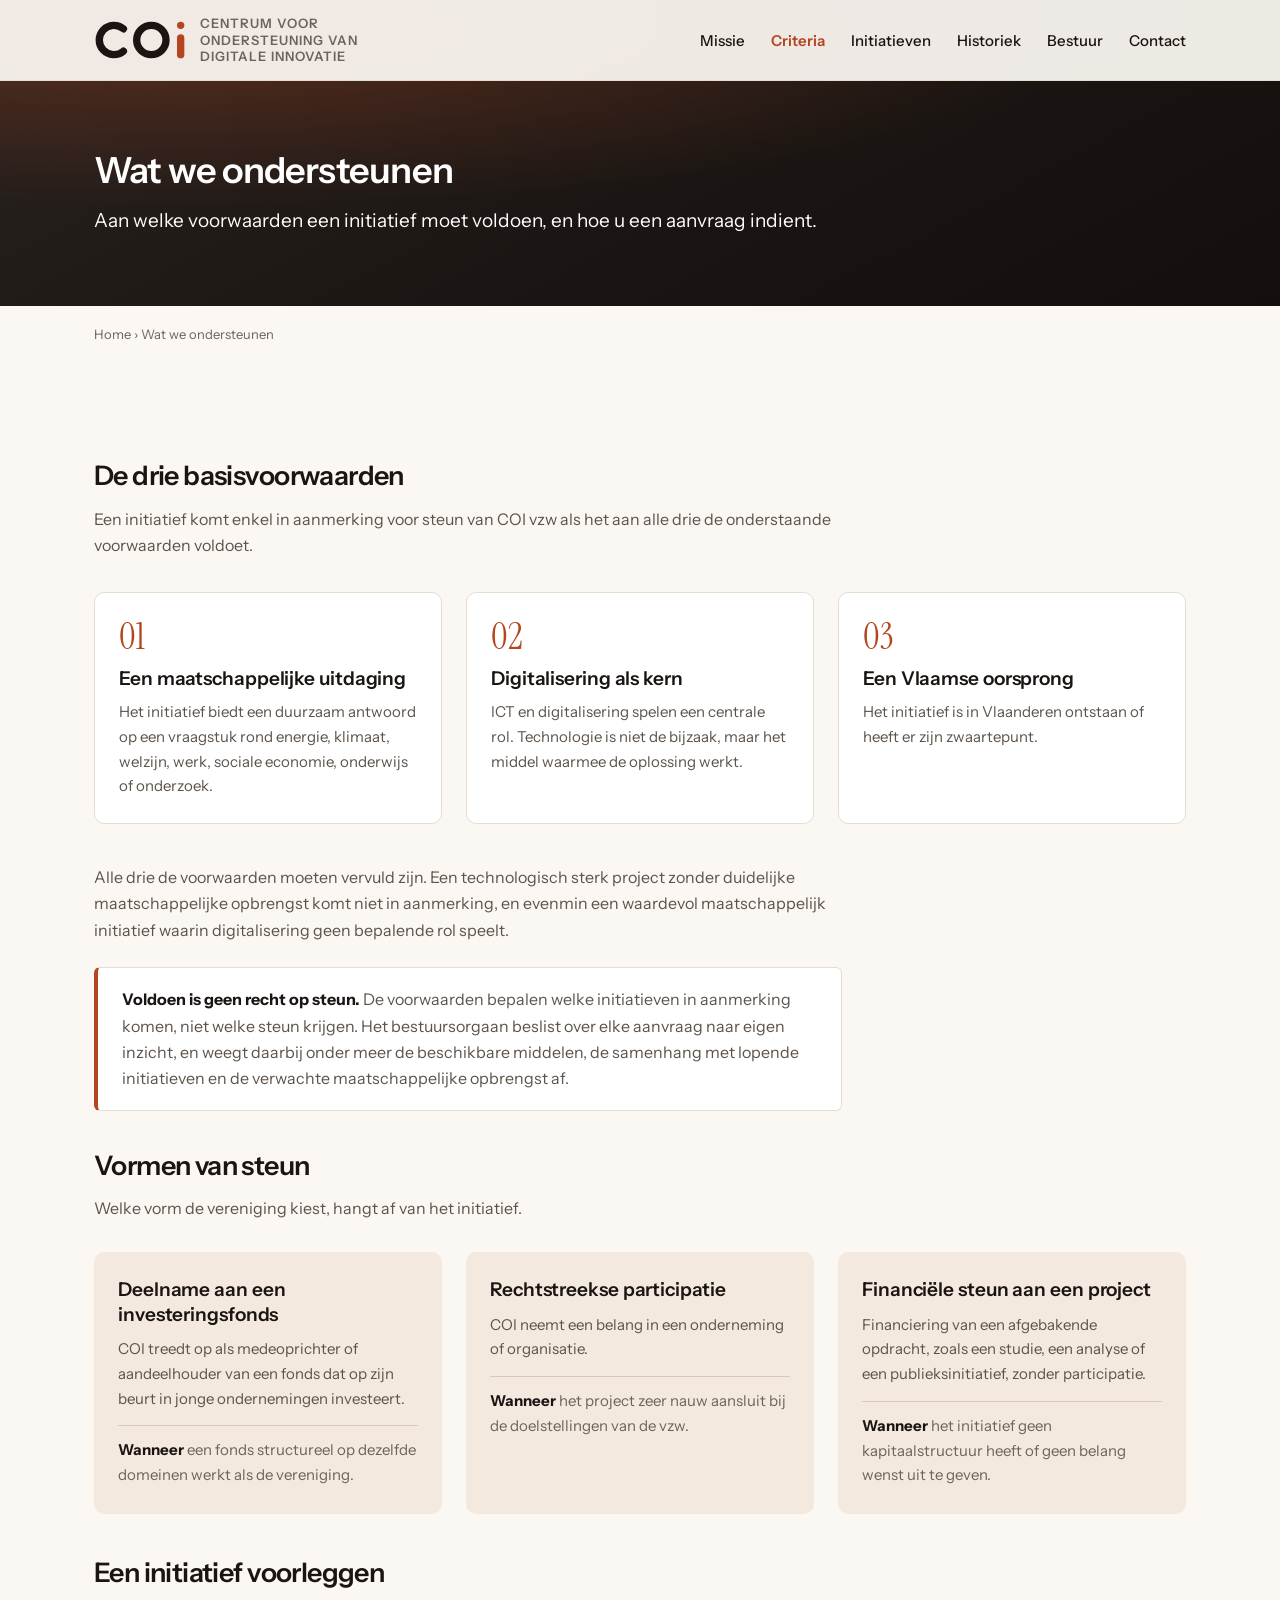
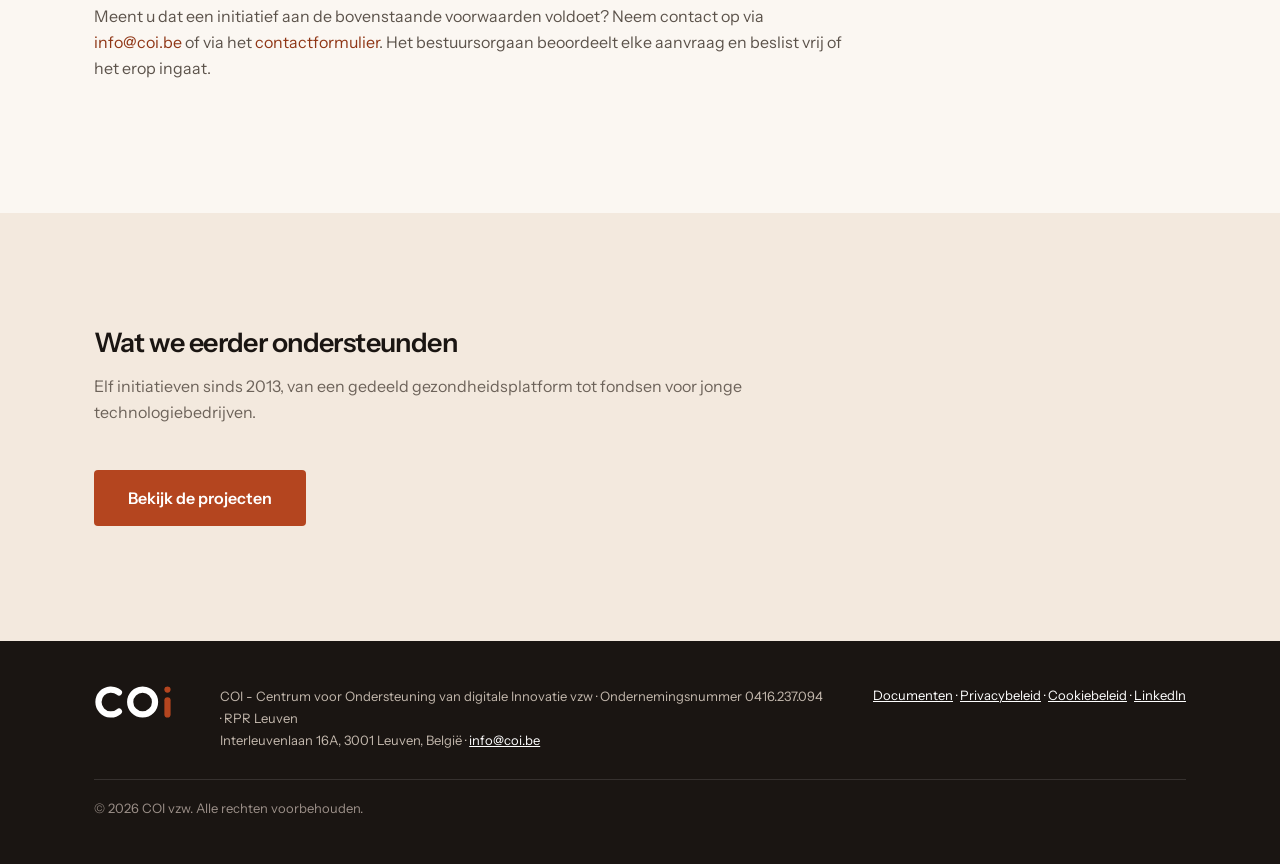
<file: wat-we-ondersteunen/index.html>
<!DOCTYPE html>
<html lang="nl">
<head>
<meta charset="UTF-8" />
<meta name="viewport" content="width=device-width, initial-scale=1.0" />
<title>Wat we ondersteunen - COI vzw</title>
<meta name="description" content="De voorwaarden waaronder een initiatief in aanmerking komt voor steun van COI vzw, de domeinen waarop we werken, en hoe een aanvraag verloopt." />
<link rel="canonical" href="https://www.coi.be/wat-we-ondersteunen/" />
<meta property="og:type" content="website" />
<meta property="og:site_name" content="COI vzw" />
<meta property="og:locale" content="nl_BE" />
<meta property="og:title" content="Wat we ondersteunen - COI vzw" />
<meta property="og:description" content="De voorwaarden waaronder een initiatief in aanmerking komt voor steun van COI vzw, de domeinen waarop we werken, en hoe een aanvraag verloopt." />
<meta property="og:url" content="https://www.coi.be/wat-we-ondersteunen/" />
<meta property="og:image" content="https://www.coi.be/assets/deelbeeld.png?v=3" />
<meta property="og:image:width" content="2400" />
<meta property="og:image:height" content="1254" />
<meta property="og:image:alt" content="COI vzw: wij ondersteunen digitale innovatie met maatschappelijke impact" />
<meta name="twitter:card" content="summary_large_image" />
<link rel="icon" type="image/svg+xml" href="../assets/favicon.svg" />
<link rel="icon" type="image/png" sizes="32x32" href="../assets/favicon-32.png" />
<link rel="icon" type="image/png" sizes="16x16" href="../assets/favicon-16.png" />
<link rel="apple-touch-icon" href="../assets/apple-touch-icon.png" />
<link rel="stylesheet" href="../css/style.css" />
</head>
<body>

<header class="header" id="top">
  <div class="container header__inner">
    <a href="../" class="header__logo">
      <img src="../assets/coi-logo.svg" alt="COI vzw" class="header__logo-mark">
      <span class="header__logo-text">
        <span class="header__logo-sub">Centrum voor Ondersteuning van digitale Innovatie</span>
      </span>
    </a>
    <nav class="nav" id="nav">
      <ul class="nav__list">
        <li><a href="../over-ons/">Missie</a></li>
        <li><a href="../wat-we-ondersteunen/" class="is-active">Criteria</a></li>
        <li><a href="../projecten/">Initiatieven</a></li>
        <li><a href="../historiek/">Historiek</a></li>
        <li><a href="../bestuursorgaan/">Bestuur</a></li>
        <li><a href="../contact/">Contact</a></li>
      </ul>
    </nav>
    <button class="nav-toggle" id="navToggle" aria-label="Menu openen" aria-expanded="false">
      <span></span><span></span><span></span>
    </button>
  </div>
</header>

<section class="page-hero">
  <div class="page-hero__overlay"></div>
  <div class="container page-hero__content">
    <h1>Wat we ondersteunen</h1>
    <p>Aan welke voorwaarden een initiatief moet voldoen, en hoe u een aanvraag indient.</p>
  </div>
</section>

<main>
  <div class="container">
    <p class="breadcrumb"><a href="../">Home</a> &rsaquo; Wat we ondersteunen</p>
  </div>

  <section class="section">
    <div class="container">
      <div class="prose">

        <h2>De drie basisvoorwaarden</h2>
        <p>Een initiatief komt enkel in aanmerking voor steun van COI vzw als het aan alle drie de onderstaande voorwaarden voldoet.</p>
      </div>

      <ol class="voorwaarden">
        <li class="voorwaarde">
          <span class="voorwaarde__nr">01</span>
          <h3>Een maatschappelijke uitdaging</h3>
          <p>Het initiatief biedt een duurzaam antwoord op een vraagstuk rond energie, klimaat, welzijn, werk, sociale economie, onderwijs of onderzoek.</p>
        </li>
        <li class="voorwaarde">
          <span class="voorwaarde__nr">02</span>
          <h3>Digitalisering als kern</h3>
          <p>ICT en digitalisering spelen een centrale rol. Technologie is niet de bijzaak, maar het middel waarmee de oplossing werkt.</p>
        </li>
        <li class="voorwaarde">
          <span class="voorwaarde__nr">03</span>
          <h3>Een Vlaamse oorsprong</h3>
          <p>Het initiatief is in Vlaanderen ontstaan of heeft er zijn zwaartepunt.</p>
        </li>
      </ol>

      <div class="prose">
        <p>Alle drie de voorwaarden moeten vervuld zijn. Een technologisch sterk project zonder duidelijke maatschappelijke opbrengst komt niet in aanmerking, en evenmin een waardevol maatschappelijk initiatief waarin digitalisering geen bepalende rol speelt.</p>

        <!-- Bewust als apart kader: de voorwaarden zijn nodig, maar niet
             voldoende. Wie alleen de drie blokken erboven leest, mag niet
             denken dat voldoen recht geeft op steun. -->
        <div class="kader">
          <p><strong>Voldoen is geen recht op steun.</strong> De voorwaarden bepalen welke initiatieven in aanmerking komen, niet welke steun krijgen. Het bestuursorgaan beslist over elke aanvraag naar eigen inzicht, en weegt daarbij onder meer de beschikbare middelen, de samenhang met lopende initiatieven en de verwachte maatschappelijke opbrengst af.</p>
        </div>

        <h2>Vormen van steun</h2>
        <p>Welke vorm de vereniging kiest, hangt af van het initiatief.</p>
      </div>

      <div class="steunvormen">
        <div class="steunvorm">
          <h3>Deelname aan een investeringsfonds</h3>
          <p>COI treedt op als medeoprichter of aandeelhouder van een fonds dat op zijn beurt in jonge ondernemingen investeert.</p>
          <p class="steunvorm__wanneer"><span>Wanneer</span> een fonds structureel op dezelfde domeinen werkt als de vereniging.</p>
        </div>
        <div class="steunvorm">
          <h3>Rechtstreekse participatie</h3>
          <p>COI neemt een belang in een onderneming of organisatie.</p>
          <p class="steunvorm__wanneer"><span>Wanneer</span> het project zeer nauw aansluit bij de doelstellingen van de vzw.</p>
        </div>
        <div class="steunvorm">
          <h3>Financiële steun aan een project</h3>
          <p>Financiering van een afgebakende opdracht, zoals een studie, een analyse of een publieksinitiatief, zonder participatie.</p>
          <p class="steunvorm__wanneer"><span>Wanneer</span> het initiatief geen kapitaalstructuur heeft of geen belang wenst uit te geven.</p>
        </div>
      </div>

      <div class="prose">
        <h2>Een initiatief voorleggen</h2>
        <p>Meent u dat een initiatief aan de bovenstaande voorwaarden voldoet? Neem contact op via <a href="mailto:info@coi.be">info@coi.be</a> of via het <a href="../contact/">contactformulier</a>. Het bestuursorgaan beoordeelt elke aanvraag en beslist vrij of het erop ingaat.</p>

      </div>
    </div>
  </section>

  <section class="section section--alt">
    <div class="container">
      <h2 class="section__title">Wat we eerder ondersteunden</h2>
      <p class="section__intro">Elf initiatieven sinds 2013, van een gedeeld gezondheidsplatform tot fondsen voor jonge technologiebedrijven.</p>
      <p><a href="../projecten/" class="btn">Bekijk de projecten</a></p>
    </div>
  </section>
</main>

<footer class="footer">
  <div class="container footer__inner">
    <img src="../assets/coi-logo-wit.svg" alt="COI vzw" class="footer__logo">
    <p class="footer__legal">
      COI - Centrum voor Ondersteuning van digitale Innovatie vzw &middot; Ondernemingsnummer 0416.237.094 &middot; RPR Leuven<br>
      Interleuvenlaan 16A, 3001 Leuven, België &middot; <a href="mailto:info@coi.be">info@coi.be</a>
    </p>
    <p class="footer__links">
      <a href="../documenten/">Documenten</a> &middot;
      <a href="../privacy/">Privacybeleid</a> &middot;
      <a href="../cookies/">Cookiebeleid</a> &middot;
      <a href="https://www.linkedin.com/company/coivzw" rel="noopener">LinkedIn</a>
    </p>
    <p class="footer__copy">&copy; <span id="year"></span> COI vzw. Alle rechten voorbehouden.</p>
  </div>
</footer>

<script src="../js/script.js"></script>
</body>
</html>
</file>
<file: css/style.css>
/* Lettertypes staan op onze eigen server, niet bij Google.
   Reden: bij Google Fonts doet de browser van elke bezoeker een verzoek aan
   fonts.googleapis.com en fonts.gstatic.com, waarbij zijn IP-adres naar Google
   gaat. Lokaal hosten haalt die partij uit de bezoekersstroom en scheelt ook
   twee DNS-opzoekingen en twee verbindingen bij het laden.

   Instrument Sans is variabel (400-700 in één bestand) en Instrument Serif is
   als paar ontworpen; samen 74 KB. font-display: swap toont meteen tekst in de
   systeemletter en wisselt zodra het bestand er is. */
@font-face {
  font-family: "Instrument Sans";
  font-style: normal;
  font-weight: 400 700;
  font-display: swap;
  src: url("../fonts/instrument-sans-latin.woff2") format("woff2");
  unicode-range: U+0000-00FF, U+0131, U+0152-0153, U+02BB-02BC, U+02C6, U+02DA,
    U+02DC, U+0304, U+0308, U+0329, U+2000-206F, U+20AC, U+2122, U+2191, U+2193,
    U+2212, U+2215, U+FEFF, U+FFFD;
}

@font-face {
  font-family: "Instrument Sans";
  font-style: normal;
  font-weight: 400 700;
  font-display: swap;
  src: url("../fonts/instrument-sans-latin-ext.woff2") format("woff2");
  unicode-range: U+0100-02BA, U+02BD-02C5, U+02C7-02CC, U+02CE-02D7, U+02DD-02FF,
    U+0304, U+0308, U+0329, U+1D00-1DBF, U+1E00-1E9F, U+1EF2-1EFF, U+2020,
    U+20A0-20AB, U+20AD-20C0, U+2113, U+2C60-2C7F, U+A720-A7FF;
}

@font-face {
  font-family: "Instrument Serif";
  font-style: normal;
  font-weight: 400;
  font-display: swap;
  src: url("../fonts/instrument-serif-latin.woff2") format("woff2");
  unicode-range: U+0000-00FF, U+0131, U+0152-0153, U+02BB-02BC, U+02C6, U+02DA,
    U+02DC, U+0304, U+0308, U+0329, U+2000-206F, U+20AC, U+2122, U+2191, U+2193,
    U+2212, U+2215, U+FEFF, U+FFFD;
}

@font-face {
  font-family: "Instrument Serif";
  font-style: normal;
  font-weight: 400;
  font-display: swap;
  src: url("../fonts/instrument-serif-latin-ext.woff2") format("woff2");
  unicode-range: U+0100-02BA, U+02BD-02C5, U+02C7-02CC, U+02CE-02D7, U+02DD-02FF,
    U+0304, U+0308, U+0329, U+1D00-1DBF, U+1E00-1E9F, U+1EF2-1EFF, U+2020,
    U+20A0-20AB, U+20AD-20C0, U+2113, U+2C60-2C7F, U+A720-A7FF;
}

:root {
  /* Palet "Klei": terracotta accent op warm papier.
     Alle kleuren op de site komen uit deze lijst; er staat verder nergens nog
     een kleurwaarde los in het bestand. Een richtingswijziging is dus een
     kwestie van dit blok aanpassen. */
  --color-primary: #b4451f;   /* knoppen, accenten */
  --color-primary-diep: #93381a; /* knop bij hover */
  --color-link: #8f3616;      /* linktekst: donkerder, want die heeft 4,5:1 nodig */

  --color-text: #5c534b;
  /* Net donker genoeg om ook op het zandvlak (--color-bg-alt) boven 4,5:1 te
     blijven; op #756b62 haalde de sectie-inleiding daar maar 4,34:1. */
  --color-muted: #6d635a;
  --color-dark: #1a1512;      /* koppen, voettekst, hero */
  --color-bg: #fbf7f2;        /* papier */
  --color-surface: #ffffff;   /* kaarten, die liggen op het papier */
  --color-bg-alt: #f3e9de;    /* afwisselende secties en logokaders */
  --color-line: #e7ded2;
  --color-line-diep: #d8c9b7; /* rand van een kaart bij hover */

  /* Voettekst staat op --color-dark; deze twee zijn de leesbare tinten daarop. */
  --color-op-donker: #c3b8ad;
  --color-op-donker-zacht: #9c9089;

  /* De serif is gereserveerd voor cijfers: jaartallen op de projectenpagina, de
     nummers van de basisvoorwaarden, de tijdlijn. Daar geeft hij karakter
     zonder de koppen een uitgeverslook te bezorgen. */
  --font-heading: "Instrument Serif", Georgia, "Times New Roman", serif;
  --font-body: "Instrument Sans", -apple-system, BlinkMacSystemFont, "Segoe UI", sans-serif;
  --font-kop-klein: var(--font-body);
  --max-width: 1140px;

  /* Eén gedeelde versnellingscurve en duur voor alle overgangen. Zo bewegen
     knoppen, kaarten, navigatie en de scroll-animaties op dezelfde manier. */
  --ease: cubic-bezier(0.22, 0.61, 0.36, 1);
  --snel: 0.2s;
  /* Korter dan de 0,7s van voorheen. De referentiesite voelt levendig door
     korte overgangen, niet door lang binnenkomende elementen. */
  --traag: 0.45s;

  /* Verticale ademruimte per sectie, meeschalend met de vensterbreedte. */
  --sectie-ruimte: clamp(72px, 9vw, 128px);

  /* Typografische schaal: zeven stappen, en niets daarbuiten.
     Er stonden hier 23 verschillende groottes, waarvan er dertien tussen 12,8
     en 19,2px zaten - het verschil tussen twee ervan was 0,32px. Zulke sprongen
     leest niemand als hiërarchie; ze ogen alleen als onnauwkeurigheid.
     De grote stappen schalen mee met de vensterbreedte, en wel zo dat de
     onderlinge verhouding op elke breedte behouden blijft. Op 375px vielen
     paginatitel en sectietitel voordien allebei op 27,2px - dus precies weg
     op het scherm waar hiërarchie het hardst nodig is. */
  --t-1: 0.8125rem;                          /* 13px - bijschrift, meta */
  --t-2: 0.9375rem;                          /* 15px - kleine tekst in kaarten */
  --t-3: 1rem;                               /* 16px - broodtekst */
  --t-4: 1.1875rem;                          /* 19px - kaarttitel, inleiding */
  --t-5: clamp(1.375rem, 2.1vw, 1.75rem);    /* 22-28px - sectietitel */
  --t-6: clamp(1.625rem, 3vw, 2.25rem);      /* 26-36px - paginatitel */
  --t-7: clamp(2rem, 4.6vw, 3.375rem);       /* 32-54px - hero */
}

* {
  margin: 0;
  padding: 0;
  box-sizing: border-box;
}

html {
  scroll-behavior: smooth;
  /* De site heeft maar een ontwerp: een licht. Zonder deze regel darkent de browser
     in donkere modus zelf het canvas, terwijl onze tekstkleuren donker blijven -
     dan staat bijna-zwarte tekst op een zwarte achtergrond. */
  color-scheme: only light;
  background-color: var(--color-bg);
}

body {
  font-family: var(--font-body);
  color: var(--color-text);
  line-height: 1.65;
  -webkit-font-smoothing: antialiased;
  /* Expliciet, niet transparant: anders schijnt het canvas van de browser door. */
  background-color: var(--color-bg);
}

.container {
  max-width: var(--max-width);
  margin: 0 auto;
  padding: 0 24px;
}

/* Koppen staan in de schreefloze letter, niet in de serif. Een display-serif
   geeft de site een uitgeverskarakter dat vloekt met de rest; halfvet en strak
   gespatieerd sluit beter aan bij de opmaak. De serif blijft wel in gebruik,
   maar uitsluitend voor cijfers - zie .jaar-kop en .voorwaarde__nr. */
h1, h2 {
  font-family: var(--font-body);
  color: var(--color-dark);
  font-weight: 600;
  letter-spacing: -0.022em;
  line-height: 1.14;
}

/* h3 is bijna altijd een kaarttitel of een tussenkop van 17 tot 20 px. Daar
   houdt de serif niet stand; de sans in halfvet leest daar beter. */
h3 {
  font-family: var(--font-kop-klein);
  color: var(--color-dark);
  font-weight: 600;
  letter-spacing: -0.005em;
  line-height: 1.3;
}

a {
  color: var(--color-link);
  text-decoration: none;
  transition: color var(--snel) var(--ease);
}

/* Header */
.header {
  position: fixed;
  top: 0;
  left: 0;
  right: 0;
  z-index: 100;
  background: rgba(251, 247, 242, 0.94);
  backdrop-filter: saturate(1.4) blur(8px);
  border-bottom: 1px solid var(--color-line);
}

.header__inner {
  display: flex;
  align-items: center;
  justify-content: space-between;
  /* Houdt de naam los van het menu; zonder deze gap raken ze elkaar bijna
     op de breedtes waar het menu nog horizontaal staat. */
  gap: 48px;
  height: 80px;
}

.header__logo {
  display: flex;
  align-items: center;
  gap: 14px;
  color: var(--color-dark);
  flex-shrink: 0;
}

.header__logo-mark {
  height: 40px;
  width: auto;
  flex-shrink: 0;
}

/* De naam naast het merkteken: de afkorting groot in de kopletter, de voluit
   geschreven naam eronder als kleinkapitaal. Zo staat er een echte lockup in
   plaats van twee regels kleine tekst. */
.header__logo-text {
  display: flex;
  flex-direction: column;
  justify-content: center;
}

/* Het merkteken leest zelf al C-O-I, dus de afkorting hoeft er niet naast.
   Wat er wel bij moet, is waar die drie letters voor staan. */
.header__logo-sub {
  font-size: var(--t-1);
  font-weight: 600;
  letter-spacing: 0.075em;
  text-transform: uppercase;
  line-height: 1.3;
  max-width: 20ch;
  color: var(--color-muted);
}

.nav__list {
  display: flex;
  gap: 26px;
  list-style: none;
}

.nav__list a {
  color: var(--color-dark);
  font-weight: 500;
  font-size: var(--t-2);
  transition: color var(--snel) var(--ease);
}

.nav__list a:hover {
  color: var(--color-primary);
}

.nav-toggle {
  display: none;
  flex-direction: column;
  justify-content: center;
  gap: 5px;
  background: none;
  border: none;
  cursor: pointer;
  width: 40px;
  height: 40px;
}

.nav-toggle span {
  display: block;
  width: 24px;
  height: 2px;
  background: var(--color-dark);
  margin: 0 auto;
}

/* Hero. Geen foto meer: een rustig verloop in de eigen kleuren, met een
   zachte lichtplek zodat het vlak niet dood aanvoelt. Geen achtergrondbeeld
   betekent ook ruim een megabyte minder om te laden. */
.hero {
  position: relative;
  /* Bewust laag gehouden: de bezoeker moet "Wie we zijn" al zien staan zonder
     eerst een schermvullend beeld weg te scrollen. */
  min-height: min(56vh, 480px);
  display: flex;
  align-items: center;
  padding: 128px 0 72px;
  color: #fff;
  background:
    radial-gradient(115% 95% at 16% 10%, rgba(180, 69, 31, 0.34) 0%, rgba(180, 69, 31, 0) 60%),
    linear-gradient(152deg, #2a2320 0%, #1a1512 60%, #140f0d 100%);
  overflow: hidden;
}

/* LET OP: dit element draagt óók de klasse container. Zet je hier een kleinere
   max-width, dan overschrijft die de 1140px van de container, en omdat de
   container margin: 0 auto heeft schuift het blok meteen naar het midden. Zo
   stond de herotekst 190px verder naar rechts dan de rest van de pagina.
   De lijnlengte hoort dus op h1 en p, niet op dit blok. */
.hero__content {
  position: relative;
  z-index: 1;
  /* .hero is een flexbox, dus dit blok is een flex-item. Zonder width: 100%
     krimpt het tot zijn inhoud en centreren de auto-marges van .container het
     midden in het scherm - precies wat we hier niet willen. */
  width: 100%;
}

.hero h1 {
  color: #fff;
  font-size: var(--t-7);
  margin-bottom: 22px;
  max-width: 21ch;
}

.hero p {
  font-size: var(--t-4);
  margin-bottom: 32px;
  max-width: 60ch;
  color: rgba(255, 255, 255, 0.86);
}

/* De hero staat bovenaan het scherm en heeft dus geen scroll-trigger nodig;
   die komt gewoon binnen bij het laden. */
.js-reveal .hero__content > * {
  animation: hero-in 0.8s var(--ease) both;
}

.js-reveal .hero__content > *:nth-child(2) { animation-delay: 0.08s; }
.js-reveal .hero__content > *:nth-child(3) { animation-delay: 0.16s; }

@keyframes hero-in {
  from { opacity: 0; transform: translateY(16px); }
  to   { opacity: 1; transform: none; }
}

.btn {
  display: inline-block;
  background: var(--color-primary);
  color: #fff;
  padding: 15px 34px;
  border-radius: 4px;
  font-weight: 600;
  border: none;
  cursor: pointer;
  font-family: var(--font-body);
  font-size: var(--t-3);
  transition: background var(--snel) var(--ease),
              transform var(--snel) var(--ease),
              box-shadow var(--snel) var(--ease);
}

.btn:hover {
  background: var(--color-primary-diep);
  transform: translateY(-2px);
  box-shadow: 0 10px 22px rgba(29, 27, 26, 0.16);
}

.btn:active {
  transform: translateY(0);
}

/* Sections */
.section {
  padding: var(--sectie-ruimte) 0;
}

.section--alt {
  background: var(--color-bg-alt);
}

/* Alles lijnt links uit. De rasters eronder (kaarten, bestuurders, projecten)
   beginnen aan de linkerrand van de container; een gecentreerde titel zou daar
   los boven zweven. Gecentreerde lopende tekst leest bovendien trager, omdat
   het oog elke regel op een andere plek moet terugvinden. */
.section__title {
  font-size: var(--t-5);
  margin-bottom: 40px;
  max-width: 24ch;
}

.section__intro {
  margin-top: -26px;
  margin-bottom: 44px;
  max-width: 62ch;
  color: var(--color-muted);
}

/* About */
.about {
  max-width: 760px;
  margin: 0 auto;
}

.about p {
  margin-bottom: 18px;
}

.about ul {
  margin: 0 0 18px 20px;
}

.about li {
  margin-bottom: 8px;
}

/* Projects */
/* Twee kolommen, geen drie. Met drie kolommen bleef 54% van het raster leeg:
   vijf van de acht jaargroepen hebben maar één project, dus geen enkele rij
   vulde zich. Een raster ontleent zijn kracht aan volle rijen; zodra de inhoud
   de kolomindeling structureel niet haalt, werkt het tegen de inhoud in.
   min(100%, ...) houdt het bruikbaar op een smal scherm. */
.projects-grid {
  display: grid;
  grid-template-columns: repeat(auto-fit, minmax(min(100%, 440px), 1fr));
  gap: 28px;
}

.project-card {
  background: var(--color-surface);
  border: 1px solid var(--color-line);
  border-radius: 10px;
  overflow: hidden;
  box-shadow: 0 2px 10px rgba(29, 27, 26, 0.04);
  display: flex;
  flex-direction: column;
  transition: transform var(--snel) var(--ease),
              box-shadow var(--snel) var(--ease),
              border-color var(--snel) var(--ease);
}

/* Bewust GEEN hover-effect: er zit geen link in deze kaart, dus een lift zou
   klikbaarheid beloven die er niet is. Hover hoort te betekenen "hier kan je
   klikken"; anders is het versiering die de bezoeker op het verkeerde been zet.
   Zodra er per project een verwijzing naar de partnersite bij komt, mag de
   hover van .card hier gewoon overgenomen worden. */

/* Elk logo staat in hetzelfde lichtgrijze kader - een lichte drager, want zo
   goed als elk merk levert zijn logo in een donkere versie aan. Het grijs zet
   het kader vanzelf af tegen de witte kaart eronder, dus geen randlijn nodig. */
.project-card__logo {
  height: 140px;
  display: flex;
  align-items: center;
  justify-content: center;
  background: var(--color-bg-alt);
  padding: 24px;
}

.project-card__logo img {
  max-width: 100%;
  max-height: 90px;
  object-fit: contain;
}

/* Voor brede woordmerken (bv. Syndicate One, 208x26): die zijn van nature laag
   en zouden anders als een streepje in het midden van het kader hangen. Laat ze
   de volle breedte nemen in plaats van hun eigen pixelbreedte. */
.project-card__logo--wide img {
  width: 100%;
  height: auto;
}

/* Drie merken leverden hun logo enkel als zuiver wit silhouet op transparant
   (gemeten: maximale verzadiging <= 0,03, dus echt monochroom). Omkeren geeft
   exact dezelfde vorm in zwart en houdt ze leesbaar op het witte kader. Gebruik
   dit uitsluitend voor monochrome logo's - bij kleur verschuift de tint. */
.project-card__logo--invert img {
  filter: invert(1);
}

.project-card__body {
  padding: 20px 24px 24px;
}

.project-card__body h3 {
  font-size: var(--t-4);
  margin-bottom: 10px;
}

/* Jaartal als tussenkop over de volle breedte van het raster. Zo leest de
   pagina als een tijdlijn van 2013 tot vandaag in plaats van als een catalogus.
   De kop staat in het raster zelf, dus er is geen extra omhullende laag nodig. */
.jaar-kop {
  grid-column: 1 / -1;
  font-family: var(--font-heading);
  font-weight: 400;
  font-size: var(--t-5);
  color: var(--color-primary);
  display: flex;
  align-items: center;
  gap: 20px;
  margin-top: 22px;
}

.jaar-kop:first-child {
  margin-top: 0;
}

/* Lijn die vanaf het jaartal doorloopt tot de rechterrand. */
.jaar-kop::after {
  content: "";
  flex: 1;
  height: 1px;
  background: var(--color-line);
}

.project-card__body p {
  font-size: var(--t-2);
  color: var(--color-text);
}

/* Oproep. Sluit de startpagina af met de vraag die nergens anders prominent
   stond: heeft u een initiatief? Donker vlak, zodat het losstaat van de rest. */
/* Op het zandvlak in plaats van donker. Donker liep naadloos over in de
   voettekst - samen 617px aaneengesloten bijna-zwart - en dan leest de bezoeker
   de enige plek waar de site iets vraagt als voettekst, dus als chroom. */
.oproep {
  background: var(--color-bg-alt);
  border-top: 3px solid var(--color-primary);
}

.oproep__inner {
  display: flex;
  flex-wrap: wrap;
  align-items: center;
  justify-content: space-between;
  gap: 28px 40px;
}

.oproep__tekst {
  max-width: 56ch;
}

.oproep h2 {
  font-size: var(--t-5);
  margin-bottom: 10px;
}

.oproep p {
  color: var(--color-muted);
}

.oproep .btn {
  flex-shrink: 0;
}

/* Timeline */
/* Tijdvakken op de historiekpagina. Gebruikt dezelfde .jaar-kop als de
   projectenpagina; er waren voordien twee verschillende vormen voor hetzelfde
   idee (verticale lijn met bol tegenover doorlopende lijn), en dan is het
   geen patroon meer. */
.tijdvakken {
  display: grid;
  gap: 4px;
}

.tijdvak {
  max-width: 68ch;
  padding-bottom: 8px;
}

.tijdvak h3 {
  font-size: var(--t-4);
  margin-bottom: 8px;
}

/* Board */
/* Kleiner weergegeven dan voorheen. De bronbestanden zijn 240x240; op 196 CSS-px
   vraagt een scherm met dubbele pixeldichtheid er 392 van, en dat is zichtbaar
   zacht. Door het raster op 900px te begrenzen blijven het twee rijen van vijf,
   maar zakt de weergave naar ongeveer 157px - veel dichter bij de bron. */
.board-grid {
  display: grid;
  max-width: 900px;
  grid-template-columns: repeat(auto-fit, minmax(150px, 1fr));
  gap: 28px;
}

.board-member {
  text-align: left;
}

.board-member img {
  width: 100%;
  aspect-ratio: 1 / 1;
  object-fit: cover;
  border-radius: 8px;
  margin-bottom: 14px;
  background: var(--color-bg-alt);
}

.board-member h3 {
  font-size: var(--t-3);
  margin-bottom: 4px;
}

.board-member p {
  font-size: var(--t-1);
  color: var(--color-primary);
  font-weight: 600;
}

/* Het LinkedIn-teken staat als SVG in de pagina zelf, niet uit een
   iconenbibliotheek. Zo blijft het bij één bestand minder om te laden en erft
   het gewoon de tekstkleur mee. */
.board-member__li {
  display: inline-flex;
  margin-top: 9px;
  color: var(--color-muted);
  transition: color var(--snel) var(--ease), transform var(--snel) var(--ease);
}

.board-member__li svg {
  width: 17px;
  height: 17px;
  fill: currentColor;
}

.board-member__li:hover {
  color: var(--color-primary);
  transform: translateY(-1px);
}

/* Contact */
.contact {
  display: grid;
  grid-template-columns: 1fr 1.4fr;
  gap: 48px;
}

.contact__info h3 {
  font-size: var(--t-4);
  margin-bottom: 6px;
  margin-top: 20px;
}

.contact__info h3:first-child {
  margin-top: 0;
}

.contact__form {
  display: flex;
  flex-direction: column;
  gap: 6px;
}

.contact__form label {
  font-weight: 600;
  font-size: var(--t-2);
  margin-top: 10px;
}

.contact__form input,
.contact__form textarea {
  padding: 12px 14px;
  border: 1px solid var(--color-line);
  border-radius: 4px;
  font-family: var(--font-body);
  font-size: var(--t-2);
}

.contact__form input:focus,
.contact__form textarea:focus {
  outline: 2px solid var(--color-primary);
}

.contact__form .btn {
  margin-top: 16px;
  align-self: flex-start;
}

.contact__form-note {
  font-size: var(--t-1);
  color: var(--color-muted);
  margin-top: 10px;
}

/* Footer. Stond als enige blok van de hele site gecentreerd, terwijl links
   uitlijnen elders het uitgangspunt is. Nu drie kolommen die op een smal
   scherm onder elkaar vallen; dat scheelt meteen hoogte. */
.footer {
  background: var(--color-dark);
  color: #fff;
  padding: 44px 0;
  font-size: var(--t-1);
}

.footer__inner {
  display: grid;
  grid-template-columns: auto 1fr auto;
  align-items: start;
  gap: 20px 48px;
}

.footer__legal {
  color: var(--color-op-donker);
  line-height: 1.7;
}

.footer__links {
  justify-self: end;
  text-align: right;
}

/* Alle links in de voettekst wit: het merkblauw haalt op de donkere
   achtergrond maar 2,2:1 en is daar praktisch onleesbaar. */
.footer a {
  color: #fff;
  text-decoration: underline;
}

/* Het auteursrecht loopt over de volle breedte onder de andere drie, met een
   dunne scheiding erboven. */
.footer__copy {
  grid-column: 1 / -1;
  margin-top: 8px;
  padding-top: 18px;
  border-top: 1px solid rgba(255, 255, 255, 0.12);
  color: var(--color-op-donker-zacht);
}

.footer__logo {
  height: 34px;
  width: auto;
}

/* Scroll-animatie.

   De klasse js-reveal wordt door script.js op <html> gezet, en alleen wanneer
   JavaScript draait en de bezoeker geen verminderde beweging heeft gevraagd.
   Zonder die klasse staat alles gewoon zichtbaar: valt het script uit, dan
   blijft de pagina leesbaar in plaats van leeg. Dat geldt ook voor zoekmachines. */
.js-reveal .reveal {
  opacity: 0;
  transform: translateY(14px);
}

.js-reveal .reveal.is-visible {
  opacity: 1;
  transform: none;
  transition: opacity var(--traag) var(--ease),
              transform var(--traag) var(--ease);
  transition-delay: var(--reveal-vertraging, 0s);
}

/* Wie beweging heeft uitgezet, krijgt ook hier niets. Dubbel op met de check in
   het script, maar zo blijft het waar als iemand later de klasse anders zet. */
@media (prefers-reduced-motion: reduce) {
  html {
    scroll-behavior: auto;
  }

  .js-reveal .reveal,
  .js-reveal .reveal.is-visible {
    opacity: 1;
    transform: none;
    transition: none;
  }

  .js-reveal .hero__content > * {
    animation: none;
  }

  .btn:hover,
  .card:hover,
  .recent-kaart:hover,
  .recent-kaart:focus-visible,
  .project-card:hover {
    transform: none;
  }
}

/* Page hero (binnenpagina's) - compacter dan de hero op de homepage,
   met extra ruimte bovenaan omdat de header fixed staat. */
.page-hero {
  position: relative;
  padding: 150px 0 70px;
  background: var(--color-dark);
  background-size: cover;
  background-position: center;
  color: #fff;
}

.page-hero__overlay {
  position: absolute;
  inset: 0;
  /* Zelfde recept en dezelfde dosering als de hero op de startpagina. Voordien
     stond hier bijna dubbel zoveel terracotta (0,62 tegenover 0,34), waardoor
     de hero die het minst hoeft te dragen het hardst schreeuwde. */
  background:
    radial-gradient(115% 95% at 16% 10%, rgba(180, 69, 31, 0.34) 0%, rgba(180, 69, 31, 0) 60%),
    linear-gradient(152deg, #2a2320 0%, #1a1512 60%, #140f0d 100%);
}

/* Zelfde valkuil als bij .hero__content: dit is ook een container, dus geen
   max-width hier. De lijnlengte staat op de h1 en de p eronder. */
.page-hero__content {
  position: relative;
  z-index: 1;
}

.page-hero h1 {
  max-width: 20ch;
}

.page-hero p {
  max-width: 58ch;
}

.page-hero h1 {
  color: #fff;
  font-size: var(--t-6);
  margin-bottom: 14px;
}

.page-hero p {
  font-size: var(--t-4);
}

/* Breadcrumb */
.breadcrumb {
  font-size: var(--t-1);
  color: var(--color-muted);
  padding: 18px 0 0;
}

.breadcrumb a {
  color: var(--color-muted);
}

.breadcrumb a:hover {
  color: var(--color-primary);
}

/* Actieve navigatie-link */
.nav__list a.is-active {
  color: var(--color-primary);
  font-weight: 600;
}

/* Kaartjes met doorverwijzingen (homepage) */
.cards {
  display: grid;
  grid-template-columns: repeat(auto-fit, minmax(260px, 1fr));
  gap: 28px;
}

.card {
  position: relative;
  background: var(--color-surface);
  border: 1px solid var(--color-line);
  border-radius: 10px;
  padding: 30px;
  box-shadow: 0 2px 10px rgba(29, 27, 26, 0.04);
  display: flex;
  flex-direction: column;
  transition: transform var(--snel) var(--ease),
              box-shadow var(--snel) var(--ease),
              border-color var(--snel) var(--ease);
}

.card:hover {
  transform: translateY(-4px);
  border-color: var(--color-line-diep);
  box-shadow: 0 14px 30px rgba(29, 27, 26, 0.10);
}

/* De hele kaart is klikbaar, niet alleen dat ene zinnetje onderaan. Het
   onzichtbare vlak van deze ::after legt zich over de kaart, zodat de hover van
   .card ook echt een klik oplevert. Zo blijft de belofte van die hover waar,
   en hoeft er niets aan de HTML te veranderen. */
.card__link {
  display: inline-block;
  transition: transform var(--snel) var(--ease);
}

.card__link::after {
  content: "";
  position: absolute;
  inset: 0;
  border-radius: inherit;
}

.card:hover .card__link {
  transform: translateX(4px);
}

/* Toetsenbordgebruikers zien de kaart oplichten in plaats van alleen de link. */
.card:focus-within {
  border-color: var(--color-line-diep);
  box-shadow: 0 14px 30px rgba(29, 27, 26, 0.10);
}

.card__link:focus-visible {
  outline: 2px solid var(--color-primary);
  outline-offset: 3px;
}

.card h3 {
  font-size: var(--t-4);
  margin-bottom: 10px;
}

.card p {
  font-size: var(--t-2);
  margin-bottom: 18px;
  flex-grow: 1;
}

.card__link {
  font-weight: 600;
  font-size: var(--t-2);
}

/* Recent ondersteund (startpagina). De hele kaart is een link naar dat
   initiatief op de projectenpagina, dus hier mag de hover van .card wel: de
   belofte van klikbaarheid klopt. Logokader zoals op de projectenpagina, maar
   lager, want er staat maar één zin onder. */
.recent {
  display: grid;
  grid-template-columns: repeat(auto-fit, minmax(260px, 1fr));
  gap: 28px;
}

.recent-kaart {
  display: flex;
  flex-direction: column;
  background: var(--color-surface);
  border: 1px solid var(--color-line);
  border-radius: 10px;
  overflow: hidden;
  color: var(--color-text);
  box-shadow: 0 2px 10px rgba(29, 27, 26, 0.04);
  transition: transform var(--snel) var(--ease),
              box-shadow var(--snel) var(--ease),
              border-color var(--snel) var(--ease);
}

.recent-kaart:hover,
.recent-kaart:focus-visible {
  transform: translateY(-4px);
  border-color: var(--color-line-diep);
  box-shadow: 0 14px 30px rgba(29, 27, 26, 0.10);
}

.recent-kaart:focus-visible {
  outline: 2px solid var(--color-primary);
  outline-offset: 3px;
}

.recent-kaart__logo {
  height: 110px;
  display: flex;
  align-items: center;
  justify-content: center;
  background: var(--color-bg-alt);
  padding: 22px 28px;
}

.recent-kaart__logo img {
  max-width: 100%;
  max-height: 64px;
  object-fit: contain;
}

/* Zelfde reden als .project-card__logo--wide: een laag woordmerk mag de
   breedte nemen in plaats van als streepje in het midden te hangen. */
.recent-kaart__logo--wide img {
  width: 100%;
  height: auto;
}

.recent-kaart__body {
  display: flex;
  flex-direction: column;
  padding: 18px 24px 24px;
}

/* Jaartal in de serif, zoals overal waar een cijfer staat. */
.recent-kaart__jaar {
  font-family: var(--font-heading);
  font-size: var(--t-4);
  line-height: 1;
  color: var(--color-primary);
  margin-bottom: 8px;
}

.recent-kaart__naam {
  font-weight: 600;
  font-size: var(--t-4);
  line-height: 1.3;
  color: var(--color-dark);
  margin-bottom: 8px;
}

.recent-kaart__tekst {
  font-size: var(--t-2);
}

.recent__alle {
  margin-top: 28px;
  font-weight: 600;
  font-size: var(--t-2);
}

/* Wie via de startpagina naar een initiatief springt, landt anders onder de
   vaste kopbalk van 80px. */
.project-card {
  scroll-margin-top: 104px;
}

/* Identiteitskader (rechtsvorm, ondernemingsnummer, zetel) */
.identity {
  max-width: 760px;
  margin: 40px auto 0;
  background: var(--color-surface);
  border: 1px solid var(--color-line);
  border-left: 4px solid var(--color-primary);
  border-radius: 6px;
  padding: 24px 28px;
}

.identity h3 {
  font-size: var(--t-4);
  margin-bottom: 12px;
}

.identity dl {
  display: grid;
  grid-template-columns: minmax(160px, auto) 1fr;
  gap: 8px 20px;
  font-size: var(--t-2);
}

.identity dt {
  font-weight: 600;
  color: var(--color-dark);
}

.identity dd {
  margin: 0;
}

/* Lopende tekst (over ons, criteria, juridische pagina's) */
.prose {
  max-width: 68ch;
  margin: 0;
}

.prose h2 {
  font-size: var(--t-5);
  margin: 40px 0 14px;
}

.prose h2:first-child {
  margin-top: 0;
}

.prose h3 {
  font-size: var(--t-4);
  margin: 28px 0 10px;
}

.prose p {
  margin-bottom: 16px;
}

.prose ul,
.prose ol {
  margin: 0 0 16px 22px;
}

.prose li {
  margin-bottom: 8px;
}

/* Brede tabellen scrollen binnen hun eigen kader; de pagina zelf mag
   nooit horizontaal scrollen op een smal scherm. */
.table-scroll {
  overflow-x: auto;
  margin-bottom: 20px;
}

.prose table {
  width: 100%;
  min-width: 520px;
  border-collapse: collapse;
  margin-bottom: 0;
  font-size: var(--t-2);
}

.prose th,
.prose td {
  border: 1px solid var(--color-line);
  padding: 10px 12px;
  text-align: left;
  vertical-align: top;
}

.prose th {
  background: var(--color-bg-alt);
  font-weight: 600;
  color: var(--color-dark);
}

/* Kader voor één zin die niet mag wegvallen tussen de rest, zoals "voldoen is
   geen recht op steun". Zelfde taal als het identiteitskader - streep in de
   accentkleur links - maar zonder auto-marges, zodat het met de tekst links
   uitlijnt. */
.kader {
  background: var(--color-surface);
  border: 1px solid var(--color-line);
  border-left: 4px solid var(--color-primary);
  border-radius: 6px;
  padding: 18px 24px;
  margin: 24px 0 8px;
}

.prose .kader p {
  margin-bottom: 0;
}

.kader strong {
  color: var(--color-dark);
}

.prose__updated {
  font-size: var(--t-1);
  color: var(--color-muted);
  margin-bottom: 30px;
}

/* De drie basisvoorwaarden. Als opsommingstekens onder elkaar lezen ze als een
   bijzaak; als genummerde blokken naast elkaar zie je meteen dat het er drie
   zijn en dat ze even zwaar wegen. */
.voorwaarden {
  list-style: none;
  display: grid;
  grid-template-columns: repeat(auto-fit, minmax(240px, 1fr));
  gap: 24px;
  margin: 34px 0 40px;
}

.voorwaarde {
  background: var(--color-surface);
  border: 1px solid var(--color-line);
  border-radius: 10px;
  padding: 26px 24px 24px;
}

.voorwaarde__nr {
  display: block;
  font-family: var(--font-heading);
  font-size: var(--t-6);
  line-height: 1;
  color: var(--color-primary);
  margin-bottom: 12px;
}

.voorwaarde h3 {
  font-size: var(--t-4);
  margin-bottom: 8px;
}

.voorwaarde p {
  font-size: var(--t-2);
  color: var(--color-text);
}

/* Vormen van steun. Was een tabel van drie kolommen die op een telefoon moest
   scrollen; als blokken past dezelfde inhoud op elk scherm zonder scrollen. */
.steunvormen {
  display: grid;
  grid-template-columns: repeat(auto-fit, minmax(250px, 1fr));
  gap: 24px;
  margin: 30px 0 44px;
}

.steunvorm {
  background: var(--color-bg-alt);
  border-radius: 10px;
  padding: 26px 24px;
}

.steunvorm h3 {
  font-size: var(--t-4);
  margin-bottom: 10px;
}

.steunvorm p {
  font-size: var(--t-2);
}

.steunvorm__wanneer {
  margin-top: 14px;
  padding-top: 12px;
  border-top: 1px solid var(--color-line-diep);
  color: var(--color-muted);
}

.steunvorm__wanneer span {
  font-weight: 700;
  color: var(--color-dark);
}

/* De vier werkdomeinen op de over-onspagina. Stonden als opsomming onder
   elkaar in één tekstkolom, waardoor de rechterhelft van de pagina over de
   volle hoogte leeg bleef. */
.domeinen {
  display: grid;
  grid-template-columns: repeat(auto-fit, minmax(230px, 1fr));
  gap: 24px;
}

.domein {
  padding-top: 18px;
  border-top: 2px solid var(--color-primary);
}

.domein h3 {
  font-size: var(--t-4);
  margin-bottom: 8px;
}

.domein p {
  font-size: var(--t-2);
  color: var(--color-text);
}

/* Lijntekening per domein. Zelfde taal als het merkteken: één lijndikte met
   afgeronde uiteinden, in inkt, en telkens één element in de accentkleur - een
   lijn zoals de stam van de i, of een gevulde punt zoals die erboven. Inline
   SVG in plaats van een bestand, zodat de kleuren uit :root komen. */
.domein__icoon {
  display: block;
  width: 44px;
  height: 44px;
  margin-bottom: 14px;
  fill: none;
  stroke: var(--color-dark);
  stroke-width: 3.4;
  stroke-linecap: round;
  stroke-linejoin: round;
}

.domein__icoon .accent {
  stroke: var(--color-primary);
}

.domein__icoon .punt {
  fill: var(--color-primary);
  stroke: none;
}

/* Documentenlijst */
.doc-list {
  max-width: 760px;
  margin: 0;
  list-style: none;
}

.doc-list li {
  border-bottom: 1px solid var(--color-line);
  /* Negatieve marge zodat de hoverbalk iets breder is dan de tekst en de
     tekst zelf toch op de linkerrand van de pagina blijft staan. */
  padding: 18px 14px;
  margin: 0 -14px;
  display: flex;
  flex-wrap: wrap;
  align-items: baseline;
  gap: 6px 16px;
  transition: background var(--snel) var(--ease);
}

.doc-list li:first-child {
  border-top: 1px solid var(--color-line);
}

/* Dit zijn links, en ze moeten er ook zo uitzien. Ze stonden in dezelfde kleur
   als een gewone kop, zonder onderstreping en zonder hover - op de ene pagina
   waar alle inhoud uit verwijzingen bestaat. */
.doc-list__title {
  font-weight: 600;
  color: var(--color-link);
  text-decoration: underline;
  text-decoration-thickness: 1px;
  text-underline-offset: 3px;
  text-decoration-color: var(--color-line-diep);
  flex-grow: 1;
  transition: color var(--snel) var(--ease),
              text-decoration-color var(--snel) var(--ease);
}

.doc-list__title:hover {
  color: var(--color-primary);
  text-decoration-color: currentColor;
}

.doc-list li:hover {
  background: var(--color-bg-alt);
}

.doc-list__meta {
  font-size: var(--t-1);
  color: var(--color-muted);
}

/* Projectkaart: maatschappelijke opbrengst eerst, rol als voetregel */
.project-card__role {
  margin-top: 14px;
  padding-top: 12px;
  border-top: 1px solid var(--color-line);
  font-size: var(--t-1);
  color: var(--color-muted);
}

/* Responsive */
@media (max-width: 860px) {
  .page-hero {
    padding: 120px 0 50px;
  }

  .identity dl {
    grid-template-columns: 1fr;
    gap: 2px;
  }

  .identity dd {
    margin-bottom: 10px;
  }

  .nav {
    position: fixed;
    top: 80px;
    left: 0;
    right: 0;
    background: var(--color-bg);
    box-shadow: 0 6px 14px rgba(29, 27, 26, 0.10);
    max-height: 0;
    overflow: hidden;
    transition: max-height 0.3s ease;
  }

  .nav.is-open {
    /* Ruim genoeg voor de zes menu-items (gemeten: 339px bij 375px breed). */
    max-height: 420px;
  }

  .nav__list {
    flex-direction: column;
    gap: 0;
    padding: 10px 24px;
  }

  .nav__list li {
    border-bottom: 1px solid var(--color-line);
  }

  .nav__list a {
    display: block;
    padding: 14px 0;
  }

  .nav-toggle {
    display: flex;
  }

  /* Op een smal scherm blijft alleen het merkteken staan; de voluit geschreven
     naam past er niet naast het menuknopje. */
  .header__logo-sub {
    display: none;
  }

  .contact {
    grid-template-columns: 1fr;
  }

  /* Voettekst onder elkaar in plaats van in drie kolommen. */
  .footer__inner {
    grid-template-columns: 1fr;
    gap: 16px;
  }

  .footer__links {
    justify-self: start;
    text-align: left;
  }
}
</file>
